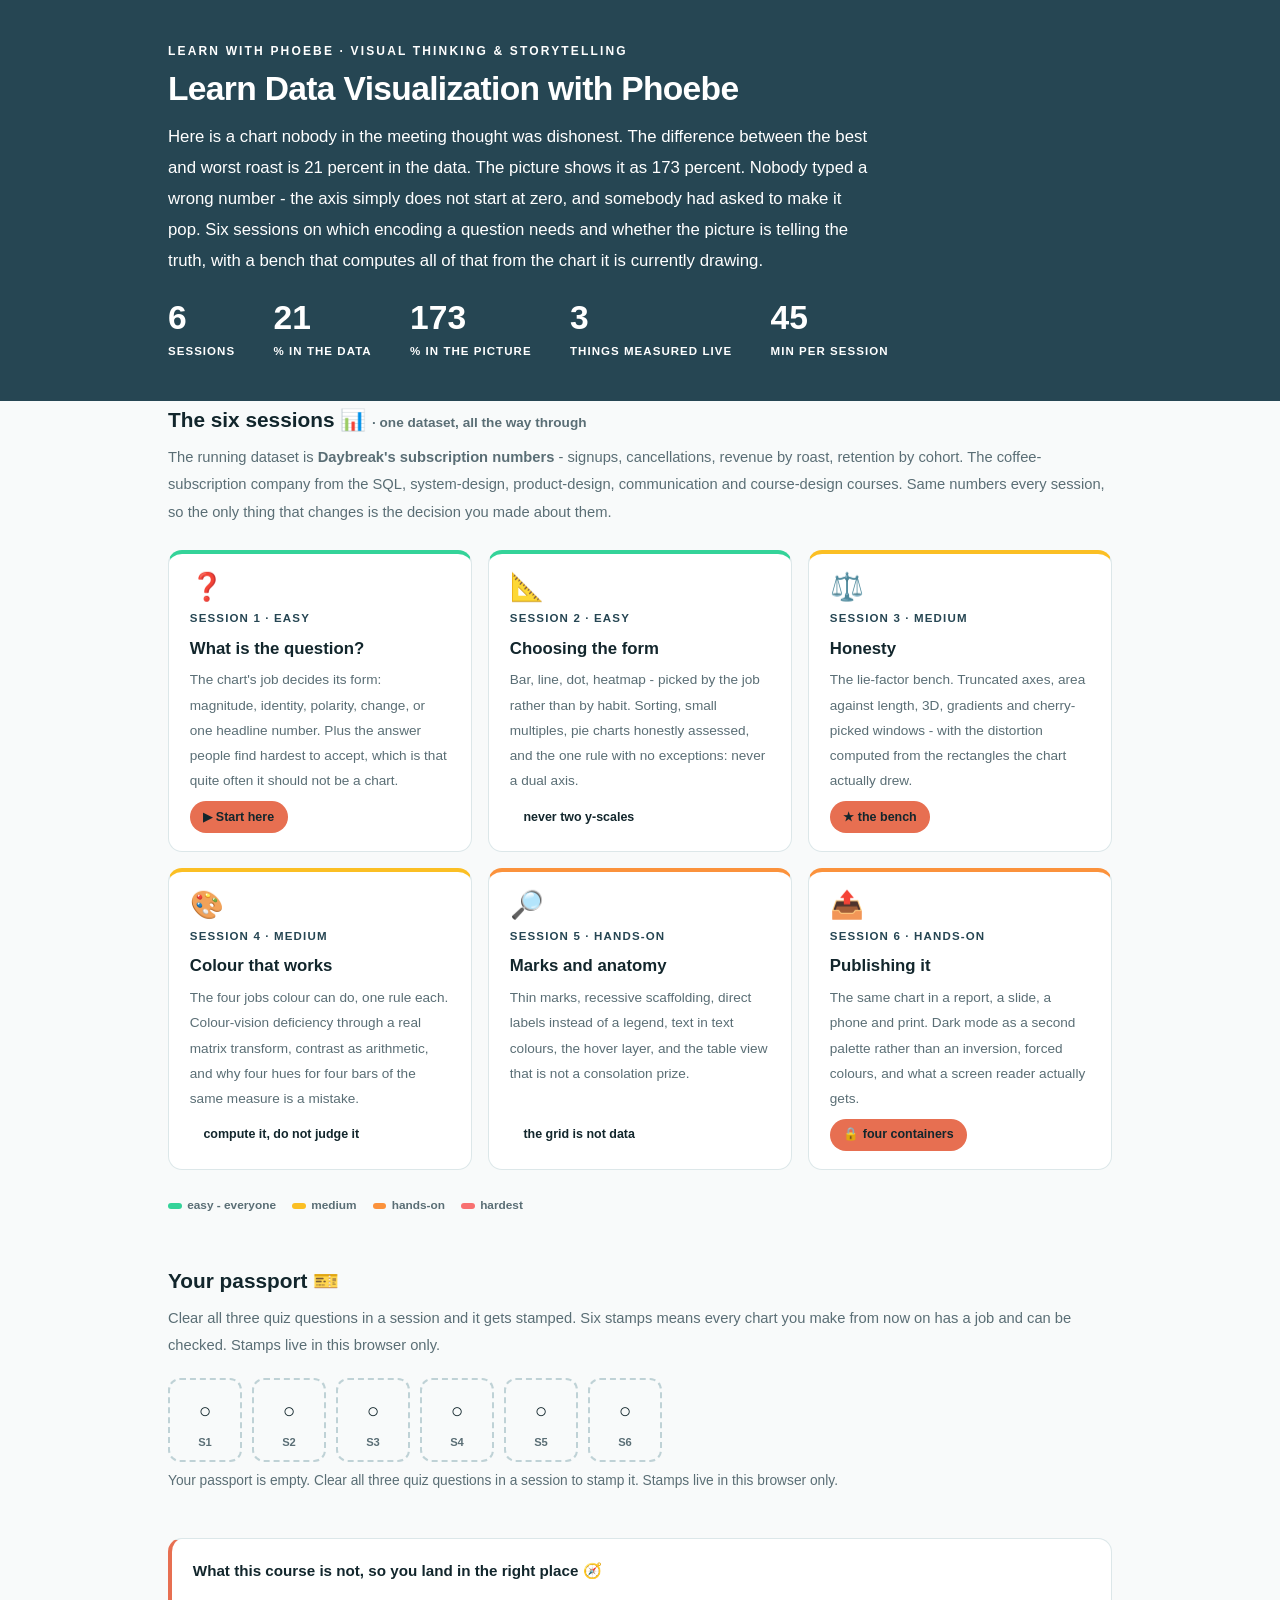
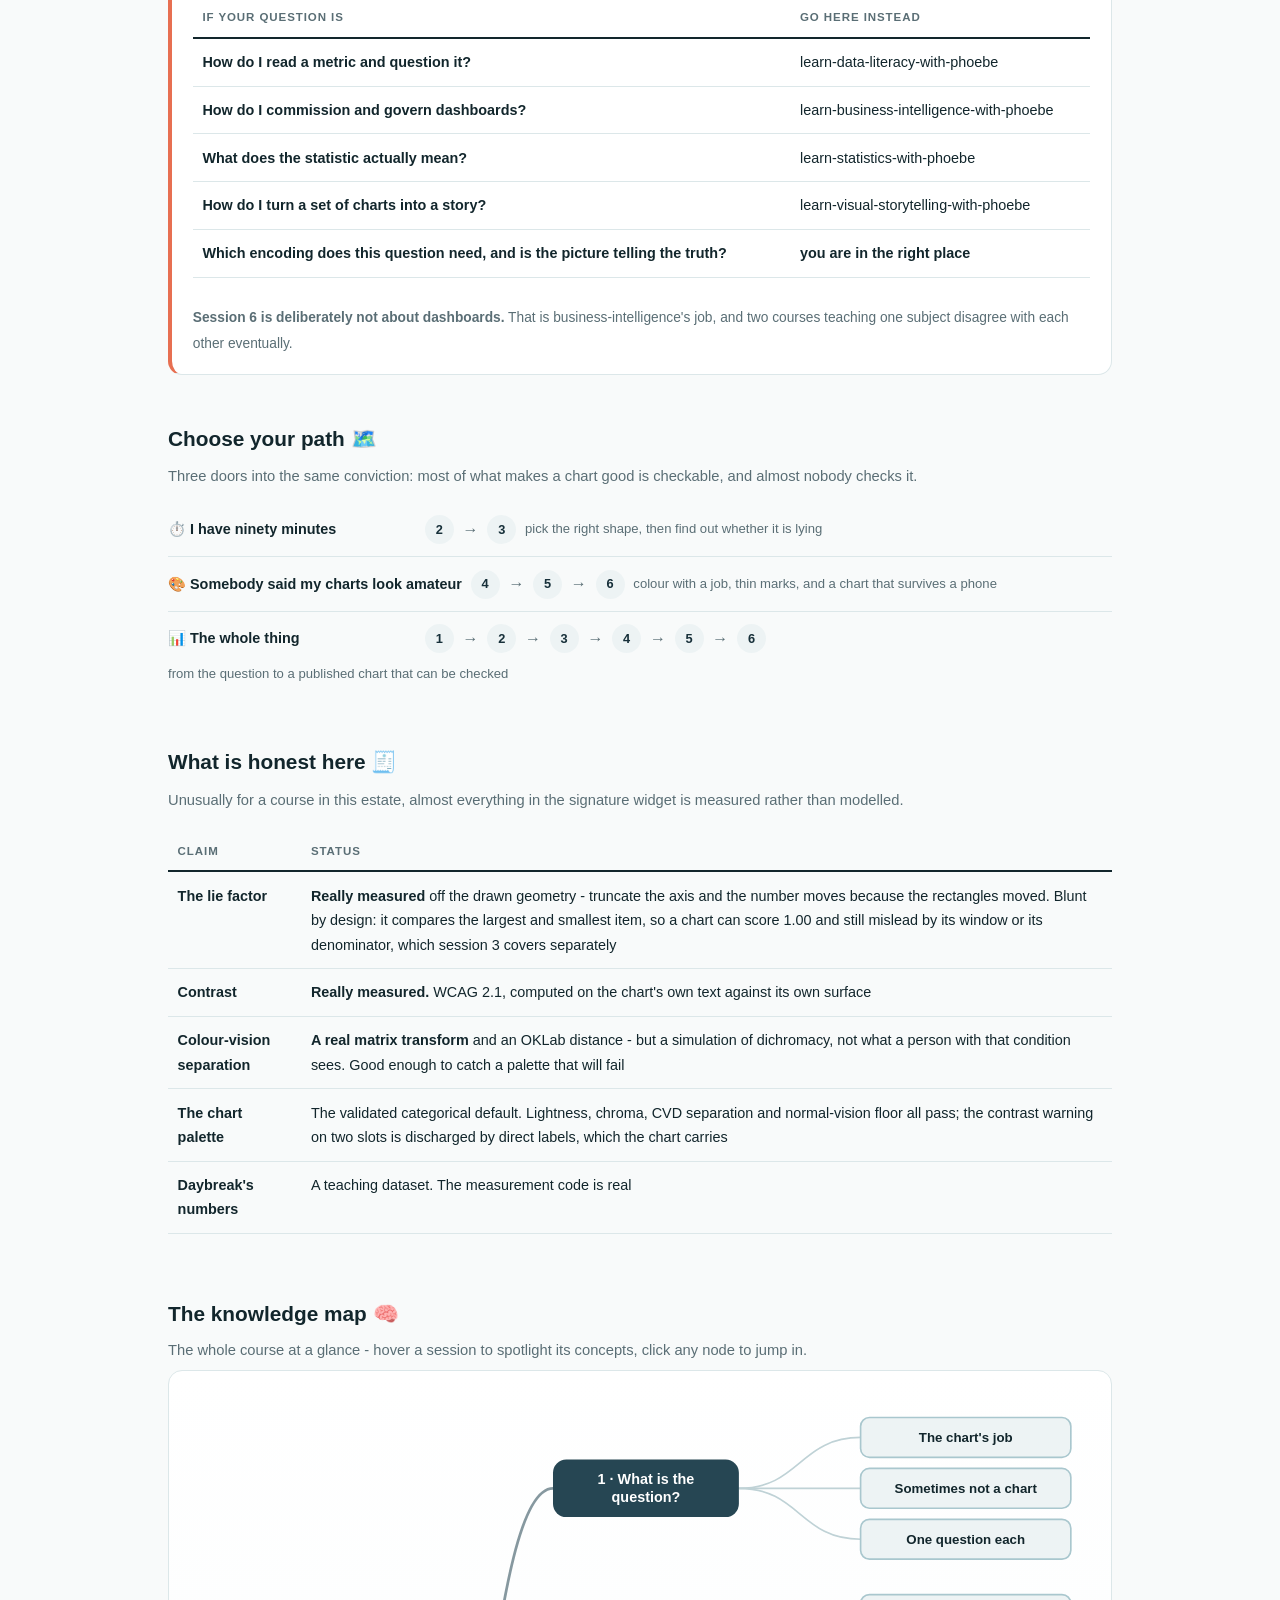
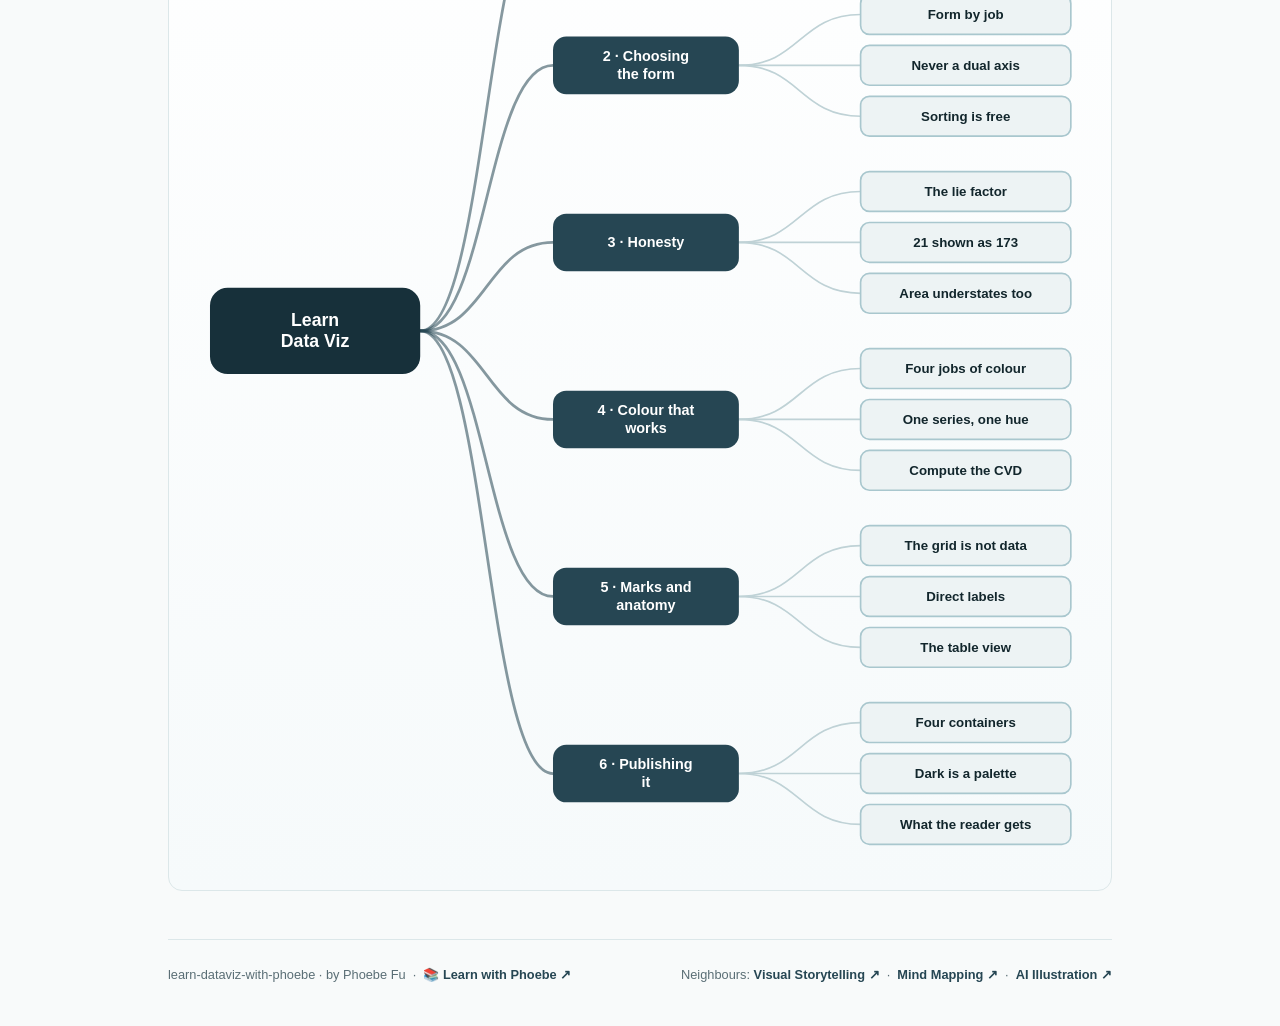
<file: index.html>
<!DOCTYPE html>
<html lang="en">
<head>
<meta charset="UTF-8">
<meta name="viewport" content="width=device-width, initial-scale=1.0">
<!-- social:start -->
<meta name="description" content="Six sessions, one dataset. Which encoding the question needs, and whether the picture tells the truth - with a bench that computes the lie factor from the chart's own geometry, the contrast from its own colours, and colour-vision separation through a real matrix transform. Free, by Phoebe Fu.">
<meta property="og:type" content="website">
<meta property="og:site_name" content="Learn with Phoebe">
<meta property="og:title" content="Learn Data Visualization with Phoebe">
<meta property="og:description" content="A 21 percent difference, shown as 173 percent, by a chart nobody thought was dishonest. Six sessions on encoding and truth.">
<meta property="og:url" content="https://phoebefu6.github.io/learn-dataviz-with-phoebe/">
<meta property="og:image" content="https://phoebefu6.github.io/learn-dataviz-with-phoebe/assets/og-cover.png">
<meta property="og:image:width" content="1200">
<meta property="og:image:height" content="630">
<meta name="twitter:card" content="summary_large_image">
<meta name="twitter:title" content="Learn Data Visualization with Phoebe">
<meta name="twitter:description" content="Six sessions on encoding and truth, with a bench that measures the chart it is drawing.">
<meta name="twitter:image" content="https://phoebefu6.github.io/learn-dataviz-with-phoebe/assets/og-cover.png">
<!-- social:end -->
<title>Learn Data Visualization with Phoebe</title>
<link rel="stylesheet" href="assets/style.css?v=25">
<style>

  .stats-row { display: flex; gap: 2.4rem; margin-top: 1.5rem; flex-wrap: wrap; }
  .stat b { display: block; font-size: 2.1rem; font-weight: 800; line-height: 1.05; font-variant-numeric: tabular-nums; }
  .stat span { font-size: .72rem; opacity: 1; text-transform: uppercase; letter-spacing: .09em; font-weight: 600; }

  .course-grid { display: grid; grid-template-columns: repeat(auto-fit, minmax(17rem, 1fr)); gap: 1rem; margin-top: 1.5rem; }
  .course-card {
    border: 1px solid var(--hairline);
    border-top: 4px solid var(--diff, var(--indigo));
    border-radius: var(--radius);
    padding: 1.2rem 1.3rem 1.1rem;
    display: flex;
    flex-direction: column;
    gap: .5rem;
    text-decoration: none;
    color: var(--ink);
    background: #fff;
    transition: box-shadow .15s ease, border-color .15s ease, transform .15s ease;
    position: relative;
  }
  .course-card:hover { border-color: var(--indigo-soft); border-top-color: var(--diff, var(--indigo)); box-shadow: 0 8px 28px rgba(38,70,83,.14); transform: translateY(-3px); }
  .course-card .cicon { font-size: 1.7rem; line-height: 1; }
  .course-card .cnum { font-size: .72rem; font-weight: 700; color: var(--indigo); text-transform: uppercase; letter-spacing: .1em; }
  .course-card h3 { font-size: 1.05rem; font-weight: 800; line-height: 1.3; }
  .course-card p { font-size: .85rem; color: var(--muted); flex: 1; }
  .course-card .meta { display: flex; gap: .4rem; flex-wrap: wrap; }

  .diff-legend { display: flex; gap: 1rem; margin-top: 1.6rem; font-size: .74rem; color: var(--muted); font-weight: 600; flex-wrap: wrap; }
  .diff-legend i { display: inline-block; width: .85rem; height: .35rem; border-radius: 999px; margin-right: .35rem; vertical-align: middle; }

  .paths { margin-top: 2.6rem; }
  .paths h2 { font-size: 1.3rem; font-weight: 800; margin-bottom: .3rem; }
  .paths .plede { color: var(--muted); font-size: .92rem; margin-bottom: .8rem; }
  .path { display: flex; gap: .55rem; align-items: center; padding: .75rem 0; border-bottom: .5px solid var(--hairline); flex-wrap: wrap; }
  .path:last-child { border-bottom: none; }
  .path b { min-width: 15.5rem; font-size: .9rem; }
  .path .pstep { background: var(--indigo-50); color: var(--indigo-deep); border-radius: 999px; padding: .16rem .68rem; font-weight: 700; font-size: .8rem; text-decoration: none; transition: all .12s ease; }
  .path .pstep:hover { background: var(--indigo); color: #fff; }
  .path .parr { color: var(--muted); font-weight: 700; }

  .mm-section { margin-top: 1.6rem; }
  .mm-section h2 { font-size: 1.3rem; font-weight: 800; margin-bottom: .2rem; }
  .mm-section .mm-lede { color: var(--muted); font-size: .92rem; margin-bottom: .4rem; }
  .mm-wrap { border: 1px solid var(--hairline); border-radius: var(--radius); background: linear-gradient(180deg,#fff,#F6FAFB); padding: .6rem; overflow-x: auto; }
  .mm-svg { width: 100%; height: auto; display: block; max-width: 60rem; margin: 0 auto; min-width: 34rem; }
  .mm-link { cursor: pointer; text-decoration: none; }
  .mm-node rect { transition: opacity .15s ease, filter .15s ease; }
  .mm-node text { pointer-events: none; }
  .mm-link:hover .mm-node rect { filter: brightness(1.06); }
  .mm-edge { transition: opacity .15s ease; }

  .not-this { border: 1px solid var(--hairline); border-left: 4px solid var(--amber); border-radius: var(--radius); background: #fff; padding: 1.1rem 1.3rem; margin-top: 1.2rem; }
  .not-this h3 { font-size: .95rem; font-weight: 800; margin-bottom: .5rem; }
</style>
</head>
<body>

<header class="masthead">
  <div class="wrap">
    <div class="eyebrow">Learn with Phoebe · Visual Thinking &amp; Storytelling</div>
    <h1>Learn <span class="accent">Data Visualization</span> with Phoebe</h1>
    <p class="sub">Here is a chart nobody in the meeting thought was dishonest. The difference between the best and worst roast is 21 percent in the data. The picture shows it as 173 percent. Nobody typed a wrong number - the axis simply does not start at zero, and somebody had asked to make it pop. Six sessions on which encoding a question needs and whether the picture is telling the truth, with a bench that computes all of that from the chart it is currently drawing.</p>
    <div class="stats-row">
      <div class="stat"><b data-count="6">6</b><span>sessions</span></div>
      <div class="stat"><b data-count="21">21</b><span>% in the data</span></div>
      <div class="stat"><b data-count="173">173</b><span>% in the picture</span></div>
      <div class="stat"><b data-count="3">3</b><span>things measured live</span></div>
      <div class="stat"><b data-count="45">45</b><span>min per session</span></div>
    </div>
  </div>
</header>

<main class="wrap">

  <section class="section">
    <div class="paths" style="margin-top:0">
      <h2>The six sessions 📊 <span style="font-size:.85rem;font-weight:600;color:var(--muted)">· one dataset, all the way through</span></h2>
      <p class="plede">The running dataset is <strong>Daybreak's subscription numbers</strong> - signups, cancellations, revenue by roast, retention by cohort. The coffee-subscription company from the SQL, system-design, product-design, communication and course-design courses. Same numbers every session, so the only thing that changes is the decision you made about them.</p>
    </div>

    <div class="course-grid">
      <a class="course-card" href="courses/01-what-is-the-question.html" style="--diff:#34D399">
        <span class="cicon">❓</span>
        <span class="cnum">Session 1 · easy</span>
        <h3>What is the question?</h3>
        <p>The chart's job decides its form: magnitude, identity, polarity, change, or one headline number. Plus the answer people find hardest to accept, which is that quite often it should not be a chart.</p>
        <span class="meta"><span class="pill amber">▶ Start here</span></span>
      </a>
      <a class="course-card" href="courses/02-choosing-the-form.html" style="--diff:#34D399">
        <span class="cicon">📐</span>
        <span class="cnum">Session 2 · easy</span>
        <h3>Choosing the form</h3>
        <p>Bar, line, dot, heatmap - picked by the job rather than by habit. Sorting, small multiples, pie charts honestly assessed, and the one rule with no exceptions: never a dual axis.</p>
        <span class="meta"><span class="pill">never two y-scales</span></span>
      </a>
      <a class="course-card" href="courses/03-honesty.html" style="--diff:#FBBF24">
        <span class="cicon">⚖️</span>
        <span class="cnum">Session 3 · medium</span>
        <h3>Honesty</h3>
        <p>The lie-factor bench. Truncated axes, area against length, 3D, gradients and cherry-picked windows - with the distortion computed from the rectangles the chart actually drew.</p>
        <span class="meta"><span class="pill amber">★ the bench</span></span>
      </a>
      <a class="course-card" href="courses/04-colour-that-works.html" style="--diff:#FBBF24">
        <span class="cicon">🎨</span>
        <span class="cnum">Session 4 · medium</span>
        <h3>Colour that works</h3>
        <p>The four jobs colour can do, one rule each. Colour-vision deficiency through a real matrix transform, contrast as arithmetic, and why four hues for four bars of the same measure is a mistake.</p>
        <span class="meta"><span class="pill">compute it, do not judge it</span></span>
      </a>
      <a class="course-card" href="courses/05-marks-and-anatomy.html" style="--diff:#FB923C">
        <span class="cicon">🔎</span>
        <span class="cnum">Session 5 · hands-on</span>
        <h3>Marks and anatomy</h3>
        <p>Thin marks, recessive scaffolding, direct labels instead of a legend, text in text colours, the hover layer, and the table view that is not a consolation prize.</p>
        <span class="meta"><span class="pill">the grid is not data</span></span>
      </a>
      <a class="course-card" href="courses/06-publishing-it.html" style="--diff:#FB923C">
        <span class="cicon">📤</span>
        <span class="cnum">Session 6 · hands-on</span>
        <h3>Publishing it</h3>
        <p>The same chart in a report, a slide, a phone and print. Dark mode as a second palette rather than an inversion, forced colours, and what a screen reader actually gets.</p>
        <span class="meta"><span class="pill amber">🔒 four containers</span></span>
      </a>
    </div>

    <div class="diff-legend">
      <span><i style="background:#34D399"></i>easy - everyone</span>
      <span><i style="background:#FBBF24"></i>medium</span>
      <span><i style="background:#FB923C"></i>hands-on</span>
      <span><i style="background:#F87171"></i>hardest</span>
    </div>
  </section>

  <section class="section">
    <div class="paths" style="margin-top:0">
      <h2>Your passport 🎫</h2>
      <p class="plede">Clear all three quiz questions in a session and it gets stamped. Six stamps means every chart you make from now on has a job and can be checked. Stamps live in this browser only.</p>
    </div>
    <div class="pp-strip"></div>
  </section>

  <section class="section">
    <div class="not-this">
      <h3>What this course is not, so you land in the right place 🧭</h3>
      <table class="clean">
        <tr><th>If your question is</th><th>Go here instead</th></tr>
        <tr><td>How do I read a metric and question it?</td><td><span class="mono">learn-data-literacy-with-phoebe</span></td></tr>
        <tr><td>How do I commission and govern dashboards?</td><td><span class="mono">learn-business-intelligence-with-phoebe</span></td></tr>
        <tr><td>What does the statistic actually mean?</td><td><span class="mono">learn-statistics-with-phoebe</span></td></tr>
        <tr><td>How do I turn a set of charts into a story?</td><td><span class="mono">learn-visual-storytelling-with-phoebe</span></td></tr>
        <tr><td><strong>Which encoding does this question need, and is the picture telling the truth?</strong></td><td><strong>you are in the right place</strong></td></tr>
      </table>
      <p style="margin-top:.7rem;font-size:.86rem;color:var(--muted)"><strong>Session 6 is deliberately not about dashboards.</strong> That is business-intelligence's job, and two courses teaching one subject disagree with each other eventually.</p>
    </div>
  </section>

  <section class="section">
    <div class="paths">
      <h2>Choose your path 🗺️</h2>
      <p class="plede">Three doors into the same conviction: most of what makes a chart good is checkable, and almost nobody checks it.</p>
      <div class="path"><b>⏱️ I have ninety minutes</b>
        <a class="pstep" href="courses/02-choosing-the-form.html">2</a><span class="parr">→</span>
        <a class="pstep" href="courses/03-honesty.html">3</a>
        <span style="font-size:.82rem;color:var(--muted)">pick the right shape, then find out whether it is lying</span>
      </div>
      <div class="path"><b>🎨 Somebody said my charts look amateur</b>
        <a class="pstep" href="courses/04-colour-that-works.html">4</a><span class="parr">→</span>
        <a class="pstep" href="courses/05-marks-and-anatomy.html">5</a><span class="parr">→</span>
        <a class="pstep" href="courses/06-publishing-it.html">6</a>
        <span style="font-size:.82rem;color:var(--muted)">colour with a job, thin marks, and a chart that survives a phone</span>
      </div>
      <div class="path"><b>📊 The whole thing</b>
        <a class="pstep" href="courses/01-what-is-the-question.html">1</a><span class="parr">→</span>
        <a class="pstep" href="courses/02-choosing-the-form.html">2</a><span class="parr">→</span>
        <a class="pstep" href="courses/03-honesty.html">3</a><span class="parr">→</span>
        <a class="pstep" href="courses/04-colour-that-works.html">4</a><span class="parr">→</span>
        <a class="pstep" href="courses/05-marks-and-anatomy.html">5</a><span class="parr">→</span>
        <a class="pstep" href="courses/06-publishing-it.html">6</a>
        <span style="font-size:.82rem;color:var(--muted)">from the question to a published chart that can be checked</span>
      </div>
    </div>
  </section>

  <section class="section">
    <div class="paths" style="margin-top:0">
      <h2>What is honest here 🧾</h2>
      <p class="plede">Unusually for a course in this estate, almost everything in the signature widget is measured rather than modelled.</p>
    </div>
    <table class="clean">
      <tr><th>Claim</th><th>Status</th></tr>
      <tr><td>The lie factor</td><td><strong>Really measured</strong> off the drawn geometry - truncate the axis and the number moves because the rectangles moved. Blunt by design: it compares the largest and smallest item, so a chart can score 1.00 and still mislead by its window or its denominator, which session 3 covers separately</td></tr>
      <tr><td>Contrast</td><td><strong>Really measured.</strong> WCAG 2.1, computed on the chart's own text against its own surface</td></tr>
      <tr><td>Colour-vision separation</td><td><strong>A real matrix transform</strong> and an OKLab distance - but a simulation of dichromacy, not what a person with that condition sees. Good enough to catch a palette that will fail</td></tr>
      <tr><td>The chart palette</td><td>The validated categorical default. Lightness, chroma, CVD separation and normal-vision floor all pass; the contrast warning on two slots is discharged by direct labels, which the chart carries</td></tr>
      <tr><td>Daybreak's numbers</td><td>A teaching dataset. The measurement code is real</td></tr>
    </table>
  </section>

  <section class="section mm-section">
    <h2>The knowledge map 🧠</h2>
    <p class="mm-lede">The whole course at a glance - hover a session to spotlight its concepts, click any node to jump in.</p>
    <div class="mm-wrap"><div id="mindmap"></div></div>
  </section>

  <footer class="pagefoot">
    <span>learn-dataviz-with-phoebe · by Phoebe Fu &nbsp;·&nbsp; 📚 <a href="https://phoebefu6.github.io/learn-with-phoebe/">Learn with Phoebe ↗</a></span>
    <span>Neighbours: <a href="https://phoebefu6.github.io/learn-visual-storytelling-with-phoebe/">Visual Storytelling ↗</a> &nbsp;·&nbsp; <a href="https://phoebefu6.github.io/learn-mind-mapping-with-phoebe/">Mind Mapping ↗</a> &nbsp;·&nbsp; <a href="https://phoebefu6.github.io/learn-ai-illustration-with-phoebe/">AI Illustration ↗</a></span>
  </footer>

</main>

<script>
window.MINDMAP_DATA = {
  title: "Learn\nData Viz",
  centerColor: "#17303A",
  sessions: [
    { label: "What is the\nquestion?", href: "courses/01-what-is-the-question.html", color: "#34D399",
      concepts: [
        { label: "The chart's job", href: "courses/01-what-is-the-question.html" },
        { label: "Sometimes not a chart", href: "courses/01-what-is-the-question.html" },
        { label: "One question each", href: "courses/01-what-is-the-question.html" } ] },
    { label: "Choosing\nthe form", href: "courses/02-choosing-the-form.html", color: "#34D399",
      concepts: [
        { label: "Form by job", href: "courses/02-choosing-the-form.html" },
        { label: "Never a dual axis", href: "courses/02-choosing-the-form.html" },
        { label: "Sorting is free", href: "courses/02-choosing-the-form.html" } ] },
    { label: "Honesty", href: "courses/03-honesty.html", color: "#FBBF24",
      concepts: [
        { label: "The lie factor", href: "courses/03-honesty.html" },
        { label: "21 shown as 173", href: "courses/03-honesty.html" },
        { label: "Area understates too", href: "courses/03-honesty.html" } ] },
    { label: "Colour that\nworks", href: "courses/04-colour-that-works.html", color: "#FBBF24",
      concepts: [
        { label: "Four jobs of colour", href: "courses/04-colour-that-works.html" },
        { label: "One series, one hue", href: "courses/04-colour-that-works.html" },
        { label: "Compute the CVD", href: "courses/04-colour-that-works.html" } ] },
    { label: "Marks and\nanatomy", href: "courses/05-marks-and-anatomy.html", color: "#FB923C",
      concepts: [
        { label: "The grid is not data", href: "courses/05-marks-and-anatomy.html" },
        { label: "Direct labels", href: "courses/05-marks-and-anatomy.html" },
        { label: "The table view", href: "courses/05-marks-and-anatomy.html" } ] },
    { label: "Publishing\nit", href: "courses/06-publishing-it.html", color: "#FB923C",
      concepts: [
        { label: "Four containers", href: "courses/06-publishing-it.html" },
        { label: "Dark is a palette", href: "courses/06-publishing-it.html" },
        { label: "What the reader gets", href: "courses/06-publishing-it.html" } ] }
  ]
};
</script>
<script src="assets/mindmap.js?v=3"></script>
<script src="assets/app.js?v=22"></script>
</body>
</html>
</file>
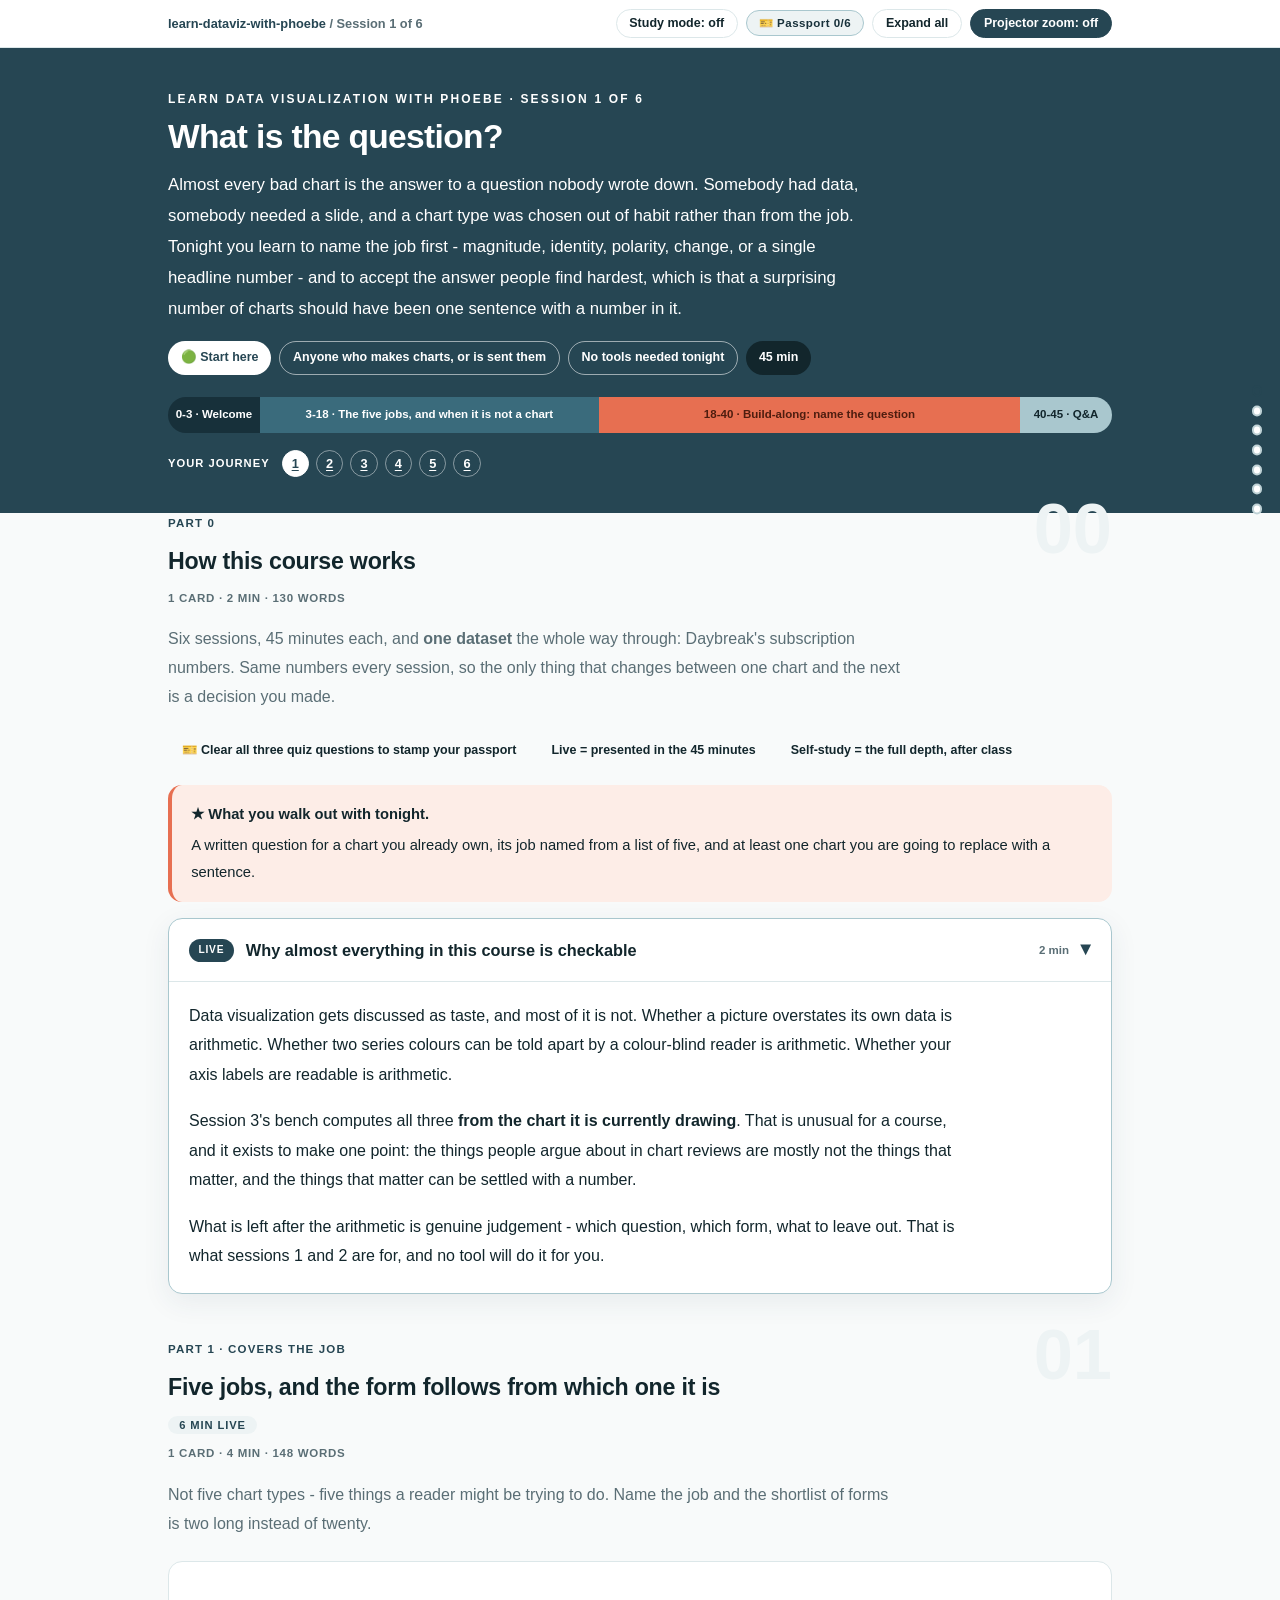
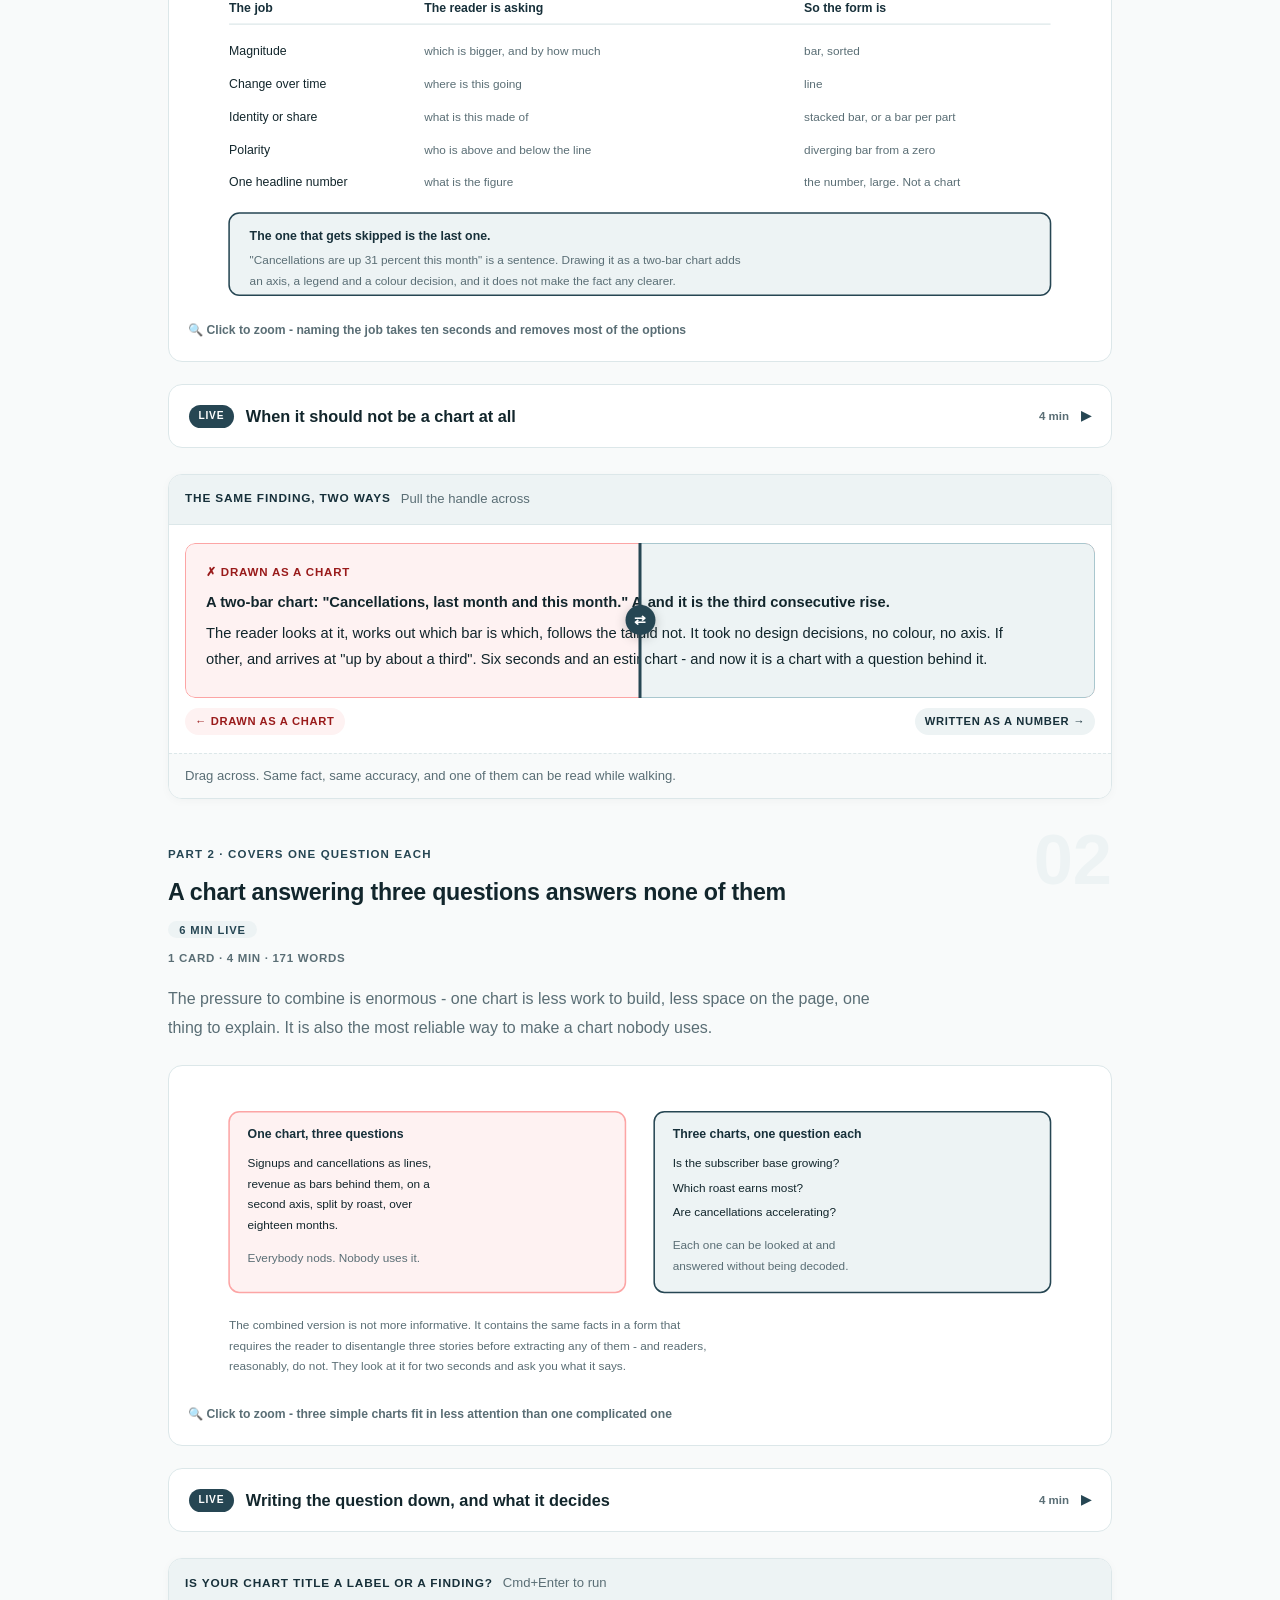
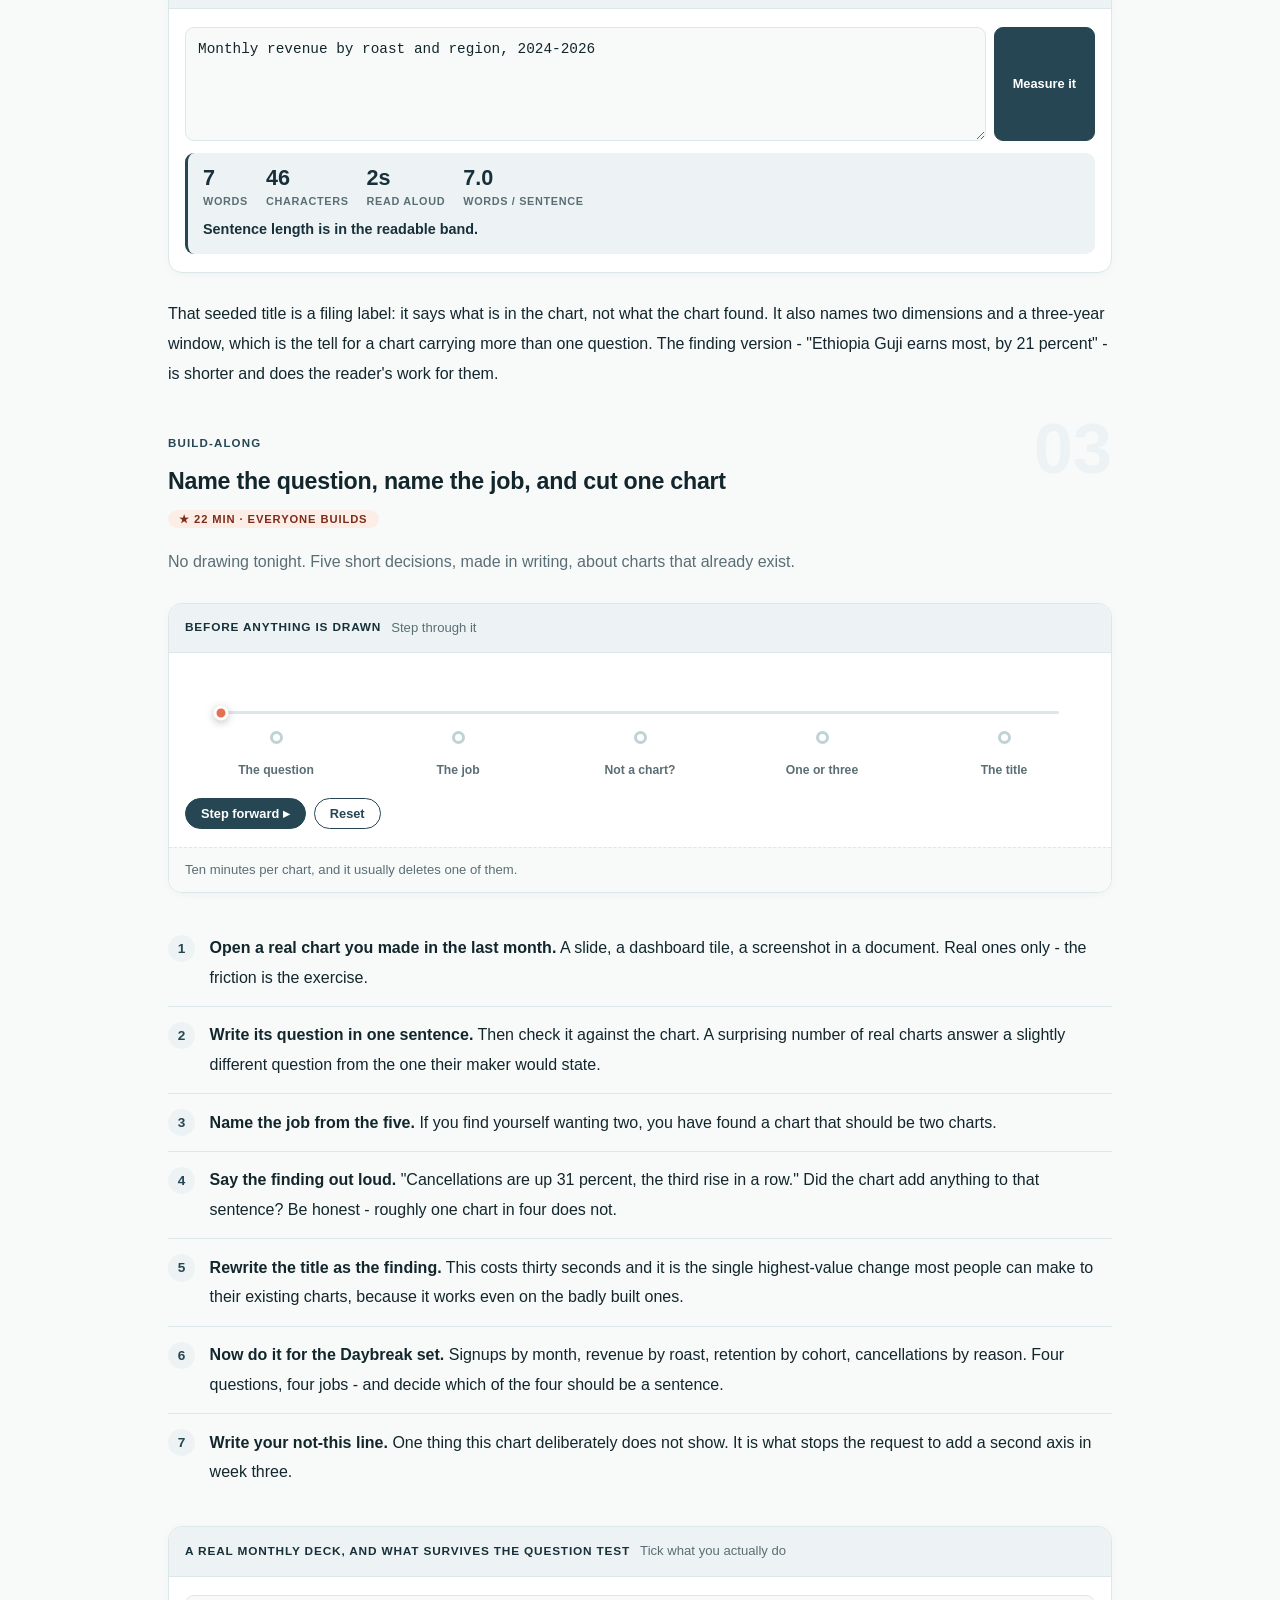
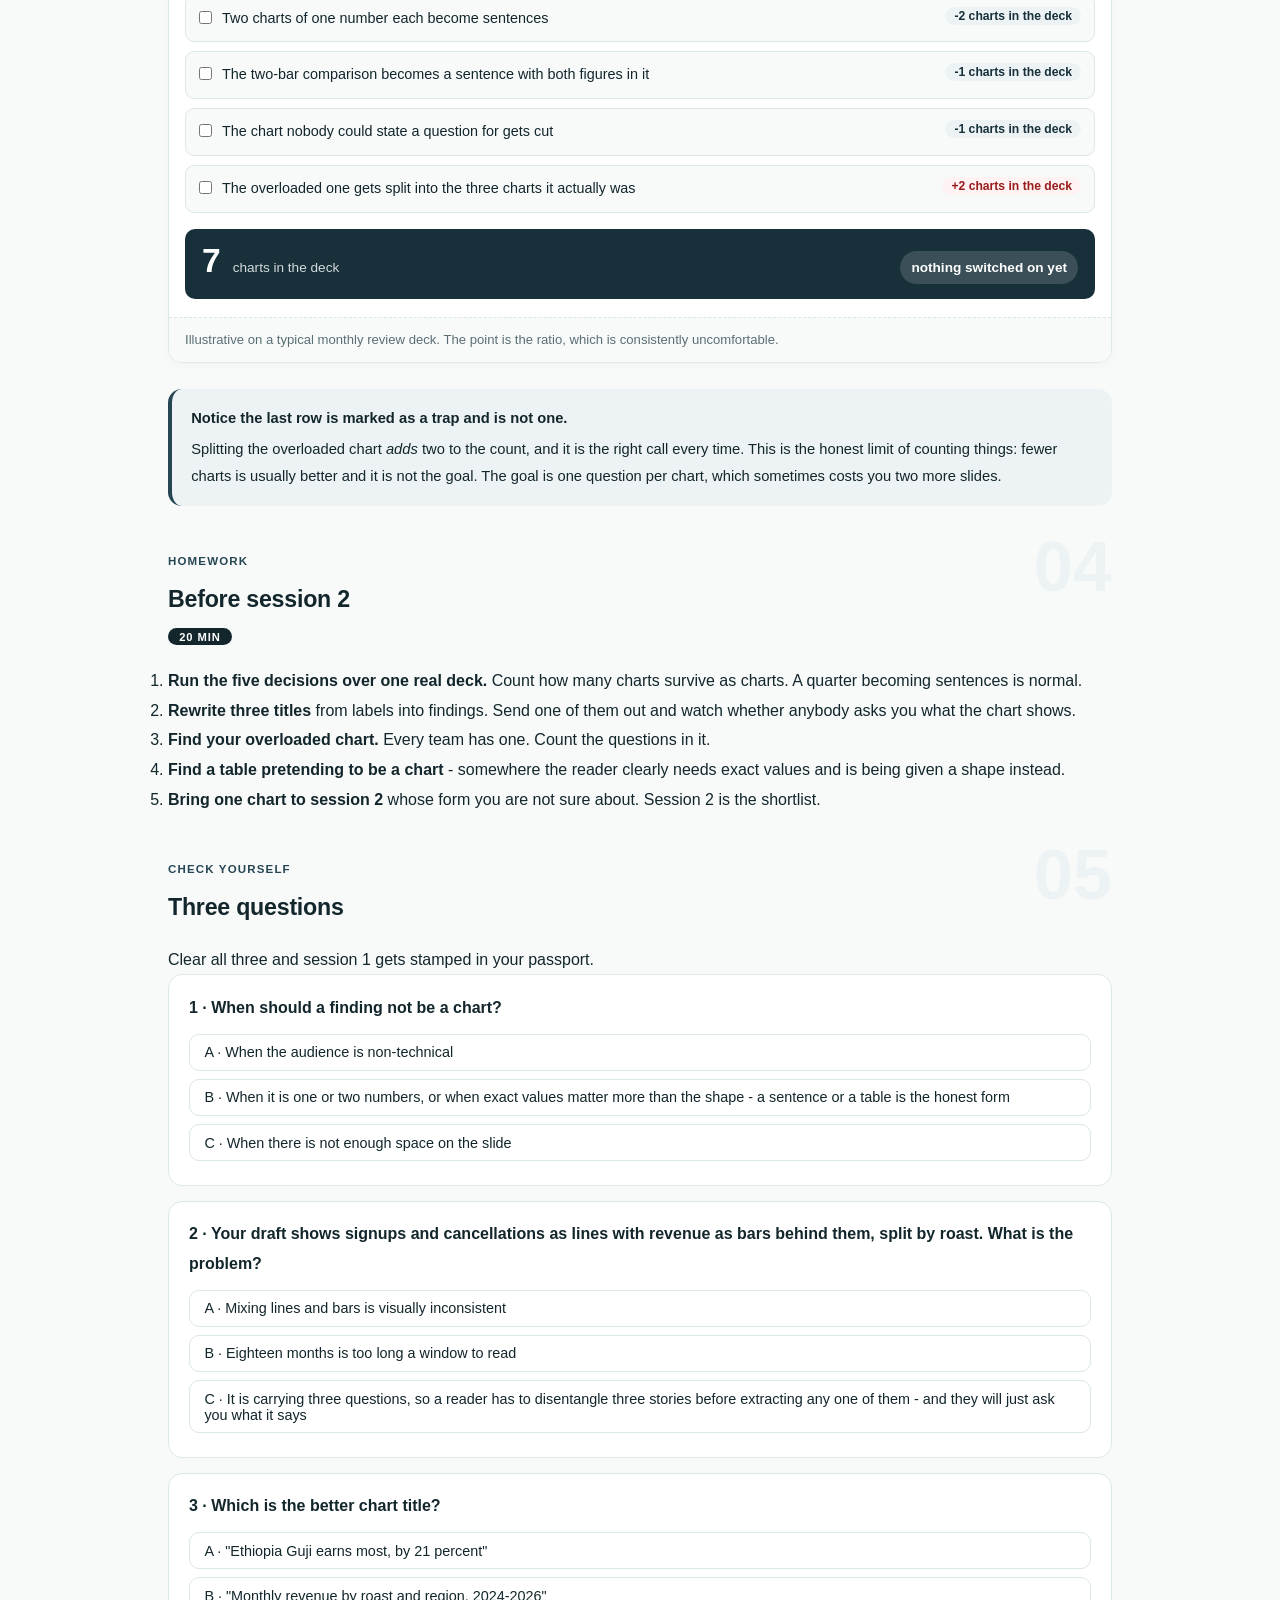
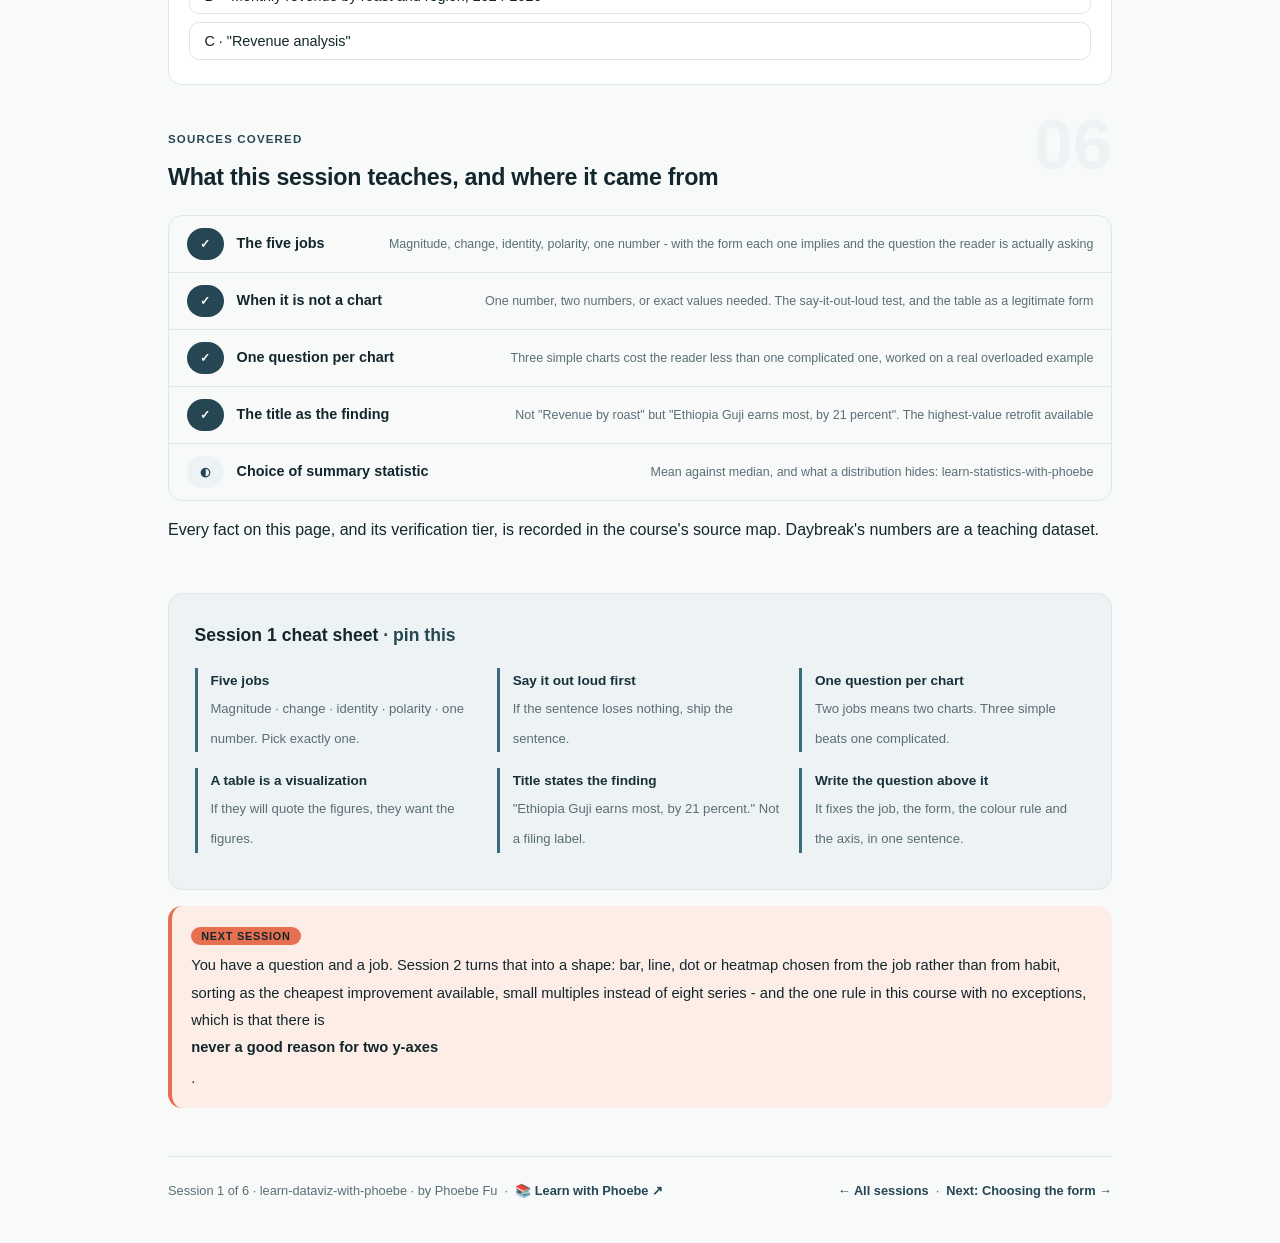
<file: courses/01-what-is-the-question.html>
<!DOCTYPE html>
<html lang="en">
<head>
<meta charset="UTF-8">
<meta name="viewport" content="width=device-width, initial-scale=1.0">
<!-- social:start -->
<meta name="description" content="Session 1 of 6. The chart's job decides its form: magnitude, identity, polarity, change, or one headline number. Plus the answer people find hardest to accept, which is that quite often it should not be a chart.">
<meta property="og:type" content="article">
<meta property="og:site_name" content="Learn with Phoebe">
<meta property="og:title" content="What is the question? - learn dataviz with phoebe">
<meta property="og:description" content="Session 1 of 6. A chart answering three questions answers none of them.">
<meta property="og:url" content="https://phoebefu6.github.io/learn-dataviz-with-phoebe/courses/01-what-is-the-question.html">
<meta property="og:image" content="https://phoebefu6.github.io/learn-dataviz-with-phoebe/assets/og-cover.png">
<meta property="og:image:width" content="1200">
<meta property="og:image:height" content="630">
<meta name="twitter:card" content="summary_large_image">
<meta name="twitter:title" content="What is the question? - learn dataviz with phoebe">
<meta name="twitter:description" content="Session 1 of 6. The job decides the form, and sometimes it is not a chart.">
<meta name="twitter:image" content="https://phoebefu6.github.io/learn-dataviz-with-phoebe/assets/og-cover.png">
<!-- social:end -->
<title>Session 1 · What is the question? - learn dataviz with phoebe</title>
<link rel="stylesheet" href="../assets/style.css?v=24">
</head>
<body>

<div class="toolbar">
  <div class="wrap">
    <span class="crumb"><a href="../index.html">learn-dataviz-with-phoebe</a> / Session 1 of 6</span>
    <button class="btn" id="toggle-all" type="button">Expand all</button>
    <button class="btn primary" id="zoom-toggle" type="button">Projector zoom: off</button>
  </div>
</div>

<header class="masthead">
  <div class="wrap">
    <div class="eyebrow">Learn Data Visualization with Phoebe · Session 1 of 6</div>
    <h1>What is the <span class="accent">question?</span></h1>
    <p class="sub">Almost every bad chart is the answer to a question nobody wrote down. Somebody had data, somebody needed a slide, and a chart type was chosen out of habit rather than from the job. Tonight you learn to name the job first - magnitude, identity, polarity, change, or a single headline number - and to accept the answer people find hardest, which is that a surprising number of charts should have been one sentence with a number in it.</p>
    <div class="chip-row">
      <span class="chip level">🟢 Start here</span>
      <span class="chip audience">Anyone who makes charts, or is sent them</span>
      <span class="chip audience">No tools needed tonight</span>
      <span class="chip time">45 min</span>
    </div>
    <div class="agenda">
      <span class="a1" style="flex:1">0-3 · Welcome</span>
      <span class="a2" style="flex:4">3-18 · The five jobs, and when it is not a chart</span>
      <span class="a3" style="flex:5">18-40 · Build-along: name the question</span>
      <span class="a4" style="flex:1">40-45 · Q&amp;A</span>
    </div>
  </div>
</header>

<main class="wrap">

  <!-- ============ INTRO ============ -->
  <section class="section" id="intro">
    <div class="section-kicker">
      <span class="klabel">Part 0</span>
      <h2>How this course works</h2>
    </div>
    <p class="lede">Six sessions, 45 minutes each, and <strong>one dataset</strong> the whole way through: Daybreak's subscription numbers. Same numbers every session, so the only thing that changes between one chart and the next is a decision you made.</p>

    <div class="legend">
      <span class="pill">🎫 Clear all three quiz questions to stamp your passport</span>
      <span class="pill">Live = presented in the 45 minutes</span>
      <span class="pill">Self-study = the full depth, after class</span>
    </div>

    <div class="callout win">
      <p><strong>★ What you walk out with tonight.</strong> A written question for a chart you already own, its job named from a list of five, and at least one chart you are going to replace with a sentence.</p>
    </div>

    <details class="card" open>
      <summary><span class="mode live">Live</span>Why almost everything in this course is checkable<span class="mini">2 min</span><span class="caret">▶</span></summary>
      <div class="body">
        <p>Data visualization gets discussed as taste, and most of it is not. Whether a picture overstates its own data is arithmetic. Whether two series colours can be told apart by a colour-blind reader is arithmetic. Whether your axis labels are readable is arithmetic.</p>
        <p>Session 3's bench computes all three <strong>from the chart it is currently drawing</strong>. That is unusual for a course, and it exists to make one point: the things people argue about in chart reviews are mostly not the things that matter, and the things that matter can be settled with a number.</p>
        <p>What is left after the arithmetic is genuine judgement - which question, which form, what to leave out. That is what sessions 1 and 2 are for, and no tool will do it for you.</p>
      </div>
    </details>
  </section>

  <!-- ============ PART 1 ============ -->
  <section class="section" id="part-1">
    <div class="section-kicker">
      <span class="klabel">Part 1 · covers the job</span>
      <h2>Five jobs, and the form follows from which one it is</h2>
      <span class="tag concept">6 min live</span>
    </div>
    <p class="lede">Not five chart types - five things a reader might be trying to do. Name the job and the shortlist of forms is two long instead of twenty.</p>

    <figure class="zoomable">
      <svg viewBox="0 0 880 320" xmlns="http://www.w3.org/2000/svg" role="img" aria-label="Five jobs a chart can do, with the question each one answers and the forms that suit it">
        <style>
          .v1jH { font: 800 12px Inter, sans-serif; fill: #17303A; }
          .v1jB { font: 400 12px Inter, sans-serif; fill: #12262C; }
          .v1jN { font: 400 11.5px Inter, sans-serif; fill: #5A6E75; }
        </style>
        <text class="v1jH" x="40" y="30">The job</text>
        <text class="v1jH" x="230" y="30">The reader is asking</text>
        <text class="v1jH" x="600" y="30">So the form is</text>
        <line x1="40" y1="42" x2="840" y2="42" stroke="#DCE7E9"/>

        <text class="v1jB" x="40" y="72">Magnitude</text>
        <text class="v1jN" x="230" y="72">which is bigger, and by how much</text>
        <text class="v1jN" x="600" y="72">bar, sorted</text>

        <text class="v1jB" x="40" y="104">Change over time</text>
        <text class="v1jN" x="230" y="104">where is this going</text>
        <text class="v1jN" x="600" y="104">line</text>

        <text class="v1jB" x="40" y="136">Identity or share</text>
        <text class="v1jN" x="230" y="136">what is this made of</text>
        <text class="v1jN" x="600" y="136">stacked bar, or a bar per part</text>

        <text class="v1jB" x="40" y="168">Polarity</text>
        <text class="v1jN" x="230" y="168">who is above and below the line</text>
        <text class="v1jN" x="600" y="168">diverging bar from a zero</text>

        <text class="v1jB" x="40" y="200">One headline number</text>
        <text class="v1jN" x="230" y="200">what is the figure</text>
        <text class="v1jN" x="600" y="200">the number, large. Not a chart</text>

        <rect x="40" y="226" width="800" height="80" rx="10" fill="#EDF3F4" stroke="#264653" stroke-width="1.5"/>
        <text class="v1jH" x="60" y="252">The one that gets skipped is the last one.</text>
        <text class="v1jN" x="60" y="276">"Cancellations are up 31 percent this month" is a sentence. Drawing it as a two-bar chart adds</text>
        <text class="v1jN" x="60" y="296">an axis, a legend and a colour decision, and it does not make the fact any clearer.</text>
      </svg>
      <figcaption>🔍 Click to zoom - naming the job takes ten seconds and removes most of the options</figcaption>
    </figure>

    <details class="card">
      <summary><span class="mode live">Live</span>When it should not be a chart at all<span class="mini">4 min</span><span class="caret">▶</span></summary>
      <div class="body">
        <p>Three situations, and all three are common:</p>
        <ul>
          <li><strong>One number.</strong> A chart of one value is a number wearing a costume. Set it large, put the comparison next to it in words, and you are done.</li>
          <li><strong>Two numbers.</strong> "Up from 310 to 406" is a sentence anybody can read at a glance. A two-bar chart makes them look at a picture in order to get back to the two numbers.</li>
          <li><strong>Exact values matter more than the shape.</strong> If the reader will be quoting the figures, they want a table. A table is a legitimate visualization and treating it as a failure is why so many reports contain charts nobody can read numbers off.</li>
        </ul>
        <div class="callout tip">
          <p>The test: <strong>can you say the finding in one sentence, and does the sentence lose anything?</strong> If it does not lose anything, ship the sentence. You will save the reader the decoding and yourself the afternoon.</p>
        </div>
      </div>
    </details>

    <div class="wipe" data-title="The same finding, two ways" data-label-a="Drawn as a chart" data-label-b="Written as a number" data-foot="Drag across. Same fact, same accuracy, and one of them can be read while walking.">
      <div class="wipe-a">
        <p><strong>A two-bar chart: "Cancellations, last month and this month." Axis from 0 to 450, two bars, a legend, a title, gridlines.</strong></p>
        <p>The reader looks at it, works out which bar is which, follows the taller one down to the axis, estimates 400-ish, does the same for the other, and arrives at "up by about a third". Six seconds and an estimate, from a chart that contained two exact numbers all along.</p>
      </div>
      <div class="wipe-b">
        <p><strong>Cancellations: 406 this month, up from 310. That is 31 percent, and it is the third consecutive rise.</strong></p>
        <p>Read at a glance, exact, and it carries a piece of context the chart did not. It took no design decisions, no colour, no axis. If somebody then asks how the rise is shaped over the year, <em>that</em> is a chart - and now it is a chart with a question behind it.</p>
      </div>
    </div>
  </section>

  <!-- ============ PART 2 ============ -->
  <section class="section" id="part-2">
    <div class="section-kicker">
      <span class="klabel">Part 2 · covers one question each</span>
      <h2>A chart answering three questions answers none of them</h2>
      <span class="tag concept">6 min live</span>
    </div>
    <p class="lede">The pressure to combine is enormous - one chart is less work to build, less space on the page, one thing to explain. It is also the most reliable way to make a chart nobody uses.</p>

    <figure class="zoomable">
      <svg viewBox="0 0 880 300" xmlns="http://www.w3.org/2000/svg" role="img" aria-label="One overloaded chart carrying three questions compared with three separate charts each answering one">
        <style>
          .v1oH { font: 800 12px Inter, sans-serif; fill: #17303A; }
          .v1oB { font: 400 11.5px Inter, sans-serif; fill: #12262C; }
          .v1oN { font: 400 11.5px Inter, sans-serif; fill: #5A6E75; }
        </style>
        <rect x="40" y="26" width="386" height="176" rx="10" fill="#FEF2F2" stroke="#FCA5A5" stroke-width="1.5"/>
        <text class="v1oH" x="58" y="52" fill="#991B1B">One chart, three questions</text>
        <text class="v1oB" x="58" y="80">Signups and cancellations as lines,</text>
        <text class="v1oB" x="58" y="100">revenue as bars behind them, on a</text>
        <text class="v1oB" x="58" y="120">second axis, split by roast, over</text>
        <text class="v1oB" x="58" y="140">eighteen months.</text>
        <text class="v1oN" x="58" y="172">Everybody nods. Nobody uses it.</text>

        <rect x="454" y="26" width="386" height="176" rx="10" fill="#EDF3F4" stroke="#264653" stroke-width="1.5"/>
        <text class="v1oH" x="472" y="52">Three charts, one question each</text>
        <text class="v1oB" x="472" y="80">Is the subscriber base growing?</text>
        <text class="v1oB" x="472" y="104">Which roast earns most?</text>
        <text class="v1oB" x="472" y="128">Are cancellations accelerating?</text>
        <text class="v1oN" x="472" y="160">Each one can be looked at and</text>
        <text class="v1oN" x="472" y="180">answered without being decoded.</text>

        <text class="v1oN" x="40" y="238">The combined version is not more informative. It contains the same facts in a form that</text>
        <text class="v1oN" x="40" y="258">requires the reader to disentangle three stories before extracting any of them - and readers,</text>
        <text class="v1oN" x="40" y="278">reasonably, do not. They look at it for two seconds and ask you what it says.</text>
      </svg>
      <figcaption>🔍 Click to zoom - three simple charts fit in less attention than one complicated one</figcaption>
    </figure>

    <details class="card">
      <summary><span class="mode live">Live</span>Writing the question down, and what it decides<span class="mini">4 min</span><span class="caret">▶</span></summary>
      <div class="body">
        <p>One sentence, above the chart, before you build it. It is the same discipline as an objective in <span class="mono">learn-course-design-with-phoebe</span> or a problem statement in <span class="mono">learn-product-design-with-phoebe</span>, and it decides four things at once:</p>
        <table class="clean">
          <tr><th>The question</th><th>What it fixes</th></tr>
          <tr><td>"Which roast earns most in a month?"</td><td>Job: magnitude. Form: sorted bar. One series, one colour. Axis from zero</td></tr>
          <tr><td>"Is the subscriber base growing?"</td><td>Job: change. Form: line. Axis need not start at zero, and session 3 explains why that is fine here and not there</td></tr>
          <tr><td>"Which cohorts are churning fastest?"</td><td>Job: comparison across two dimensions. Form: heatmap or small multiples</td></tr>
        </table>
        <p>Notice that the third column is not a matter of preference in any of those rows. The question determined it.</p>
        <div class="callout example">
          <span class="ex-pill">The title is the question, answered</span>
          <p>Once you have written the question, the chart's title is its answer: not "Revenue by roast" but <strong>"Ethiopia Guji earns most, by 21 percent."</strong> A title that states a category is a filing label. A title that states the finding is the chart doing its job before anybody looks at it.</p>
        </div>
      </div>
    </details>

    <div class="tryrow" data-fn="wordcount" data-multiline="1" data-title="Is your chart title a label or a finding?" data-hint="Paste the title of a chart you made recently" data-seed="Monthly revenue by roast and region, 2024-2026" data-cta="Measure it"></div>

    <p>That seeded title is a filing label: it says what is in the chart, not what the chart found. It also names two dimensions and a three-year window, which is the tell for a chart carrying more than one question. The finding version - "Ethiopia Guji earns most, by 21 percent" - is shorter and does the reader's work for them.</p>
  </section>

  <!-- ============ DEMO ============ -->
  <section class="section" id="demo-1">
    <div class="section-kicker">
      <span class="klabel">Build-along</span>
      <h2>Name the question, name the job, and cut one chart</h2>
      <span class="tag demo">★ 22 min · everyone builds</span>
    </div>
    <p class="lede">No drawing tonight. Five short decisions, made in writing, about charts that already exist.</p>

    <div class="tick" data-stages="The question|The job|Not a chart?|One or three|The title" data-title="Before anything is drawn" data-foot="Ten minutes per chart, and it usually deletes one of them.">
      <p class="tick-note" data-stage="0"><b>The question.</b> One sentence, in the reader's words, that the chart exists to answer. If you cannot write it, that is the finding - you have a dataset and a slide slot, not a chart.</p>
      <p class="tick-note" data-stage="1"><b>The job.</b> Magnitude, change, identity, polarity, or one number. Pick exactly one. Two jobs means two charts.</p>
      <p class="tick-note" data-stage="2"><b>Not a chart?</b> Say the finding out loud as a sentence. If nothing is lost, ship the sentence and move on with your afternoon.</p>
      <p class="tick-note" data-stage="3"><b>One or three.</b> Count the questions your draft is carrying. If it is more than one, split it - three simple charts cost the reader less than one complicated one.</p>
      <p class="tick-note" data-stage="4"><b>The title.</b> Rewrite it from a label into the finding. "Ethiopia Guji earns most, by 21 percent."</p>
    </div>

    <div class="steps">
      <div class="step"><p><strong>Open a real chart you made in the last month.</strong> A slide, a dashboard tile, a screenshot in a document. Real ones only - the friction is the exercise.</p></div>
      <div class="step"><p><strong>Write its question in one sentence.</strong> Then check it against the chart. A surprising number of real charts answer a slightly different question from the one their maker would state.</p></div>
      <div class="step"><p><strong>Name the job from the five.</strong> If you find yourself wanting two, you have found a chart that should be two charts.</p></div>
      <div class="step"><p><strong>Say the finding out loud.</strong> "Cancellations are up 31 percent, the third rise in a row." Did the chart add anything to that sentence? Be honest - roughly one chart in four does not.</p></div>
      <div class="step"><p><strong>Rewrite the title as the finding.</strong> This costs thirty seconds and it is the single highest-value change most people can make to their existing charts, because it works even on the badly built ones.</p></div>
      <div class="step"><p><strong>Now do it for the Daybreak set.</strong> Signups by month, revenue by roast, retention by cohort, cancellations by reason. Four questions, four jobs - and decide which of the four should be a sentence.</p></div>
      <div class="step"><p><strong>Write your not-this line.</strong> One thing this chart deliberately does not show. It is what stops the request to add a second axis in week three.</p></div>
    </div>

    <div class="stakes" data-base="7" data-unit="charts in the deck" data-lower-is-better="1" data-title="A real monthly deck, and what survives the question test" data-foot="Illustrative on a typical monthly review deck. The point is the ratio, which is consistently uncomfortable.">
      <label><input type="checkbox" data-delta="-2"> Two charts of one number each become sentences</label>
      <label><input type="checkbox" data-delta="-1"> The two-bar comparison becomes a sentence with both figures in it</label>
      <label><input type="checkbox" data-delta="-1"> The chart nobody could state a question for gets cut</label>
      <label><input type="checkbox" data-delta="2" data-trap="1"> The overloaded one gets split into the three charts it actually was</label>
    </div>

    <div class="callout tip">
      <p><strong>Notice the last row is marked as a trap and is not one.</strong> Splitting the overloaded chart <em>adds</em> two to the count, and it is the right call every time. This is the honest limit of counting things: fewer charts is usually better and it is not the goal. The goal is one question per chart, which sometimes costs you two more slides.</p>
    </div>
  </section>

  <!-- ============ HOMEWORK ============ -->
  <section class="section" id="exercise">
    <div class="section-kicker">
      <span class="klabel">Homework</span>
      <h2>Before session 2</h2>
      <span class="tag exercise">20 min</span>
    </div>
    <ol>
      <li><strong>Run the five decisions over one real deck.</strong> Count how many charts survive as charts. A quarter becoming sentences is normal.</li>
      <li><strong>Rewrite three titles</strong> from labels into findings. Send one of them out and watch whether anybody asks you what the chart shows.</li>
      <li><strong>Find your overloaded chart.</strong> Every team has one. Count the questions in it.</li>
      <li><strong>Find a table pretending to be a chart</strong> - somewhere the reader clearly needs exact values and is being given a shape instead.</li>
      <li><strong>Bring one chart to session 2</strong> whose form you are not sure about. Session 2 is the shortlist.</li>
    </ol>
  </section>

  <!-- ============ QUIZ ============ -->
  <section class="section" id="quiz">
    <div class="section-kicker">
      <span class="klabel">Check yourself</span>
      <h2>Three questions</h2>
    </div>
    <p>Clear all three and session 1 gets stamped in your passport.</p>

    <div class="quiz-q" data-answer="1">
      <p class="qtext">1 · When should a finding not be a chart?</p>
      <button class="qopt" type="button">A · When the audience is non-technical</button>
      <button class="qopt" type="button">B · When it is one or two numbers, or when exact values matter more than the shape - a sentence or a table is the honest form</button>
      <button class="qopt" type="button">C · When there is not enough space on the slide</button>
      <p class="qwhy">A chart of one value is a number wearing a costume, and a two-bar chart asks the reader to decode a picture in order to recover two numbers they could have read. A table is a legitimate visualization, and treating it as a failure is why reports are full of charts nobody can read figures off.</p>
    </div>

    <div class="quiz-q" data-answer="2">
      <p class="qtext">2 · Your draft shows signups and cancellations as lines with revenue as bars behind them, split by roast. What is the problem?</p>
      <button class="qopt" type="button">A · Mixing lines and bars is visually inconsistent</button>
      <button class="qopt" type="button">B · Eighteen months is too long a window to read</button>
      <button class="qopt" type="button">C · It is carrying three questions, so a reader has to disentangle three stories before extracting any one of them - and they will just ask you what it says</button>
      <p class="qwhy">Combining feels efficient because it is one chart to build and one slot on the page. It is not more informative - it contains the same facts in a form that costs more to read. Three simple charts fit in less attention than one complicated one.</p>
    </div>

    <div class="quiz-q" data-answer="0">
      <p class="qtext">3 · Which is the better chart title?</p>
      <button class="qopt" type="button">A · "Ethiopia Guji earns most, by 21 percent"</button>
      <button class="qopt" type="button">B · "Monthly revenue by roast and region, 2024-2026"</button>
      <button class="qopt" type="button">C · "Revenue analysis"</button>
      <p class="qwhy">A title that names categories is a filing label - it tells the reader what is in the chart and leaves the work to them. A title that states the finding does the chart's job before anybody looks at it, and it costs thirty seconds. It also works on charts that are otherwise badly built, which makes it the highest-value retrofit available.</p>
    </div>

    <p class="quiz-score"></p>
  </section>

  <!-- ============ OFFICIAL COVERAGE ============ -->
  <section class="section" id="official">
    <div class="section-kicker">
      <span class="klabel">Sources covered</span>
      <h2>What this session teaches, and where it came from</h2>
    </div>
    <div class="covered">
      <div class="covered-row"><span class="status pill solid">✓</span><span class="name">The five jobs</span><span class="note">Magnitude, change, identity, polarity, one number - with the form each one implies and the question the reader is actually asking</span></div>
      <div class="covered-row"><span class="status pill solid">✓</span><span class="name">When it is not a chart</span><span class="note">One number, two numbers, or exact values needed. The say-it-out-loud test, and the table as a legitimate form</span></div>
      <div class="covered-row"><span class="status pill solid">✓</span><span class="name">One question per chart</span><span class="note">Three simple charts cost the reader less than one complicated one, worked on a real overloaded example</span></div>
      <div class="covered-row"><span class="status pill solid">✓</span><span class="name">The title as the finding</span><span class="note">Not "Revenue by roast" but "Ethiopia Guji earns most, by 21 percent". The highest-value retrofit available</span></div>
      <div class="covered-row"><span class="status pill light">◐</span><span class="name">Choice of summary statistic</span><span class="note">Mean against median, and what a distribution hides: learn-statistics-with-phoebe</span></div>
    </div>
    <p class="mono" style="margin-top:14px">Every fact on this page, and its verification tier, is recorded in the course's source map. Daybreak's numbers are a teaching dataset.</p>
  </section>

  <!-- ============ CHEAT SHEET ============ -->
  <section class="cheat" id="cheatsheet">
    <h3>Session 1 cheat sheet <span>· pin this</span></h3>
    <div class="grid-2">
      <div class="cheat-item"><b>Five jobs</b><span>Magnitude · change · identity · polarity · one number. Pick exactly one.</span></div>
      <div class="cheat-item"><b>Say it out loud first</b><span>If the sentence loses nothing, ship the sentence.</span></div>
      <div class="cheat-item"><b>One question per chart</b><span>Two jobs means two charts. Three simple beats one complicated.</span></div>
      <div class="cheat-item"><b>A table is a visualization</b><span>If they will quote the figures, they want the figures.</span></div>
      <div class="cheat-item"><b>Title states the finding</b><span>"Ethiopia Guji earns most, by 21 percent." Not a filing label.</span></div>
      <div class="cheat-item"><b>Write the question above it</b><span>It fixes the job, the form, the colour rule and the axis, in one sentence.</span></div>
    </div>
  </section>

  <div class="callout next">
    <span class="nx-pill">Next session</span>
    <p>You have a question and a job. Session 2 turns that into a shape: bar, line, dot or heatmap chosen from the job rather than from habit, sorting as the cheapest improvement available, small multiples instead of eight series - and the one rule in this course with no exceptions, which is that there is <strong>never a good reason for two y-axes</strong>.</p>
  </div>

  <footer class="pagefoot">
    <span>Session 1 of 6 · learn-dataviz-with-phoebe · by Phoebe Fu &nbsp;·&nbsp; 📚 <a href="https://phoebefu6.github.io/learn-with-phoebe/">Learn with Phoebe ↗</a></span>
    <span><a href="../index.html">← All sessions</a> &nbsp;·&nbsp; <a href="02-choosing-the-form.html">Next: Choosing the form →</a></span>
  </footer>

</main>

<script src="../assets/app.js?v=22"></script>
</body>
</html>
</file>
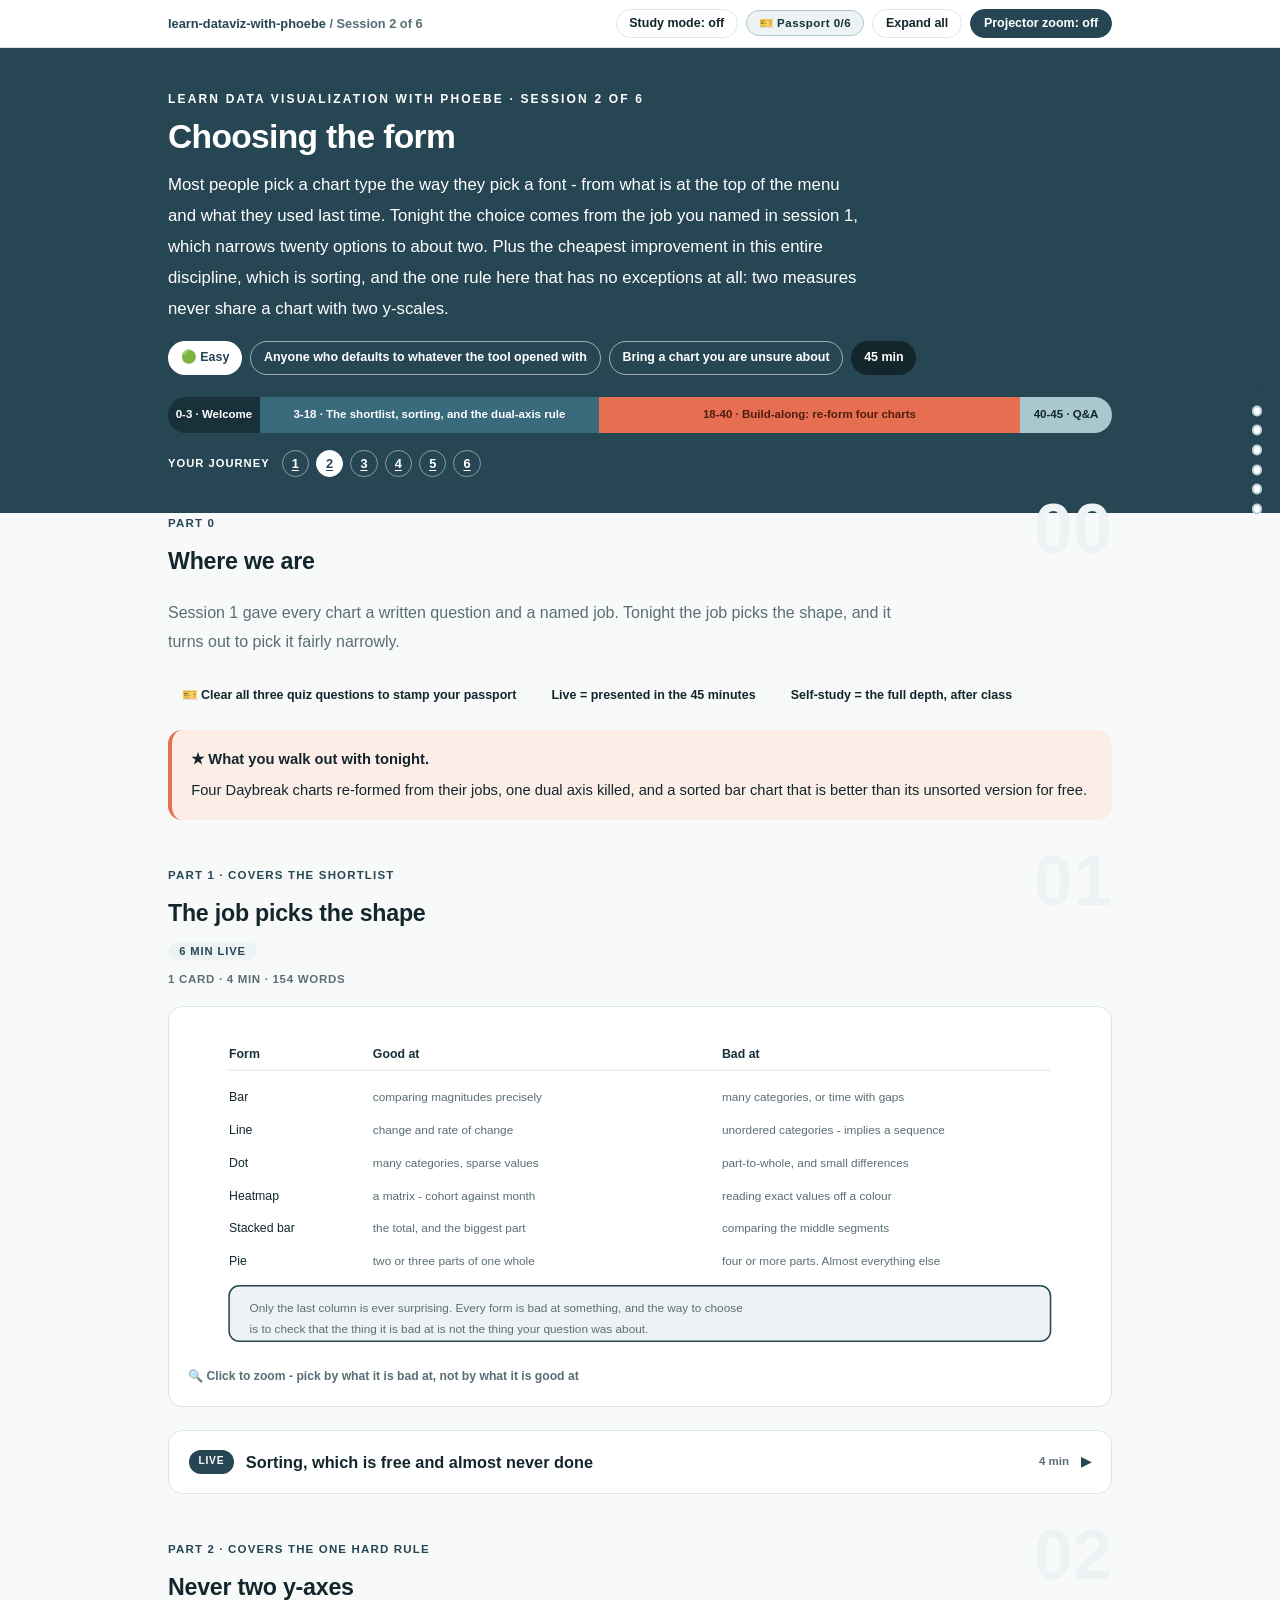
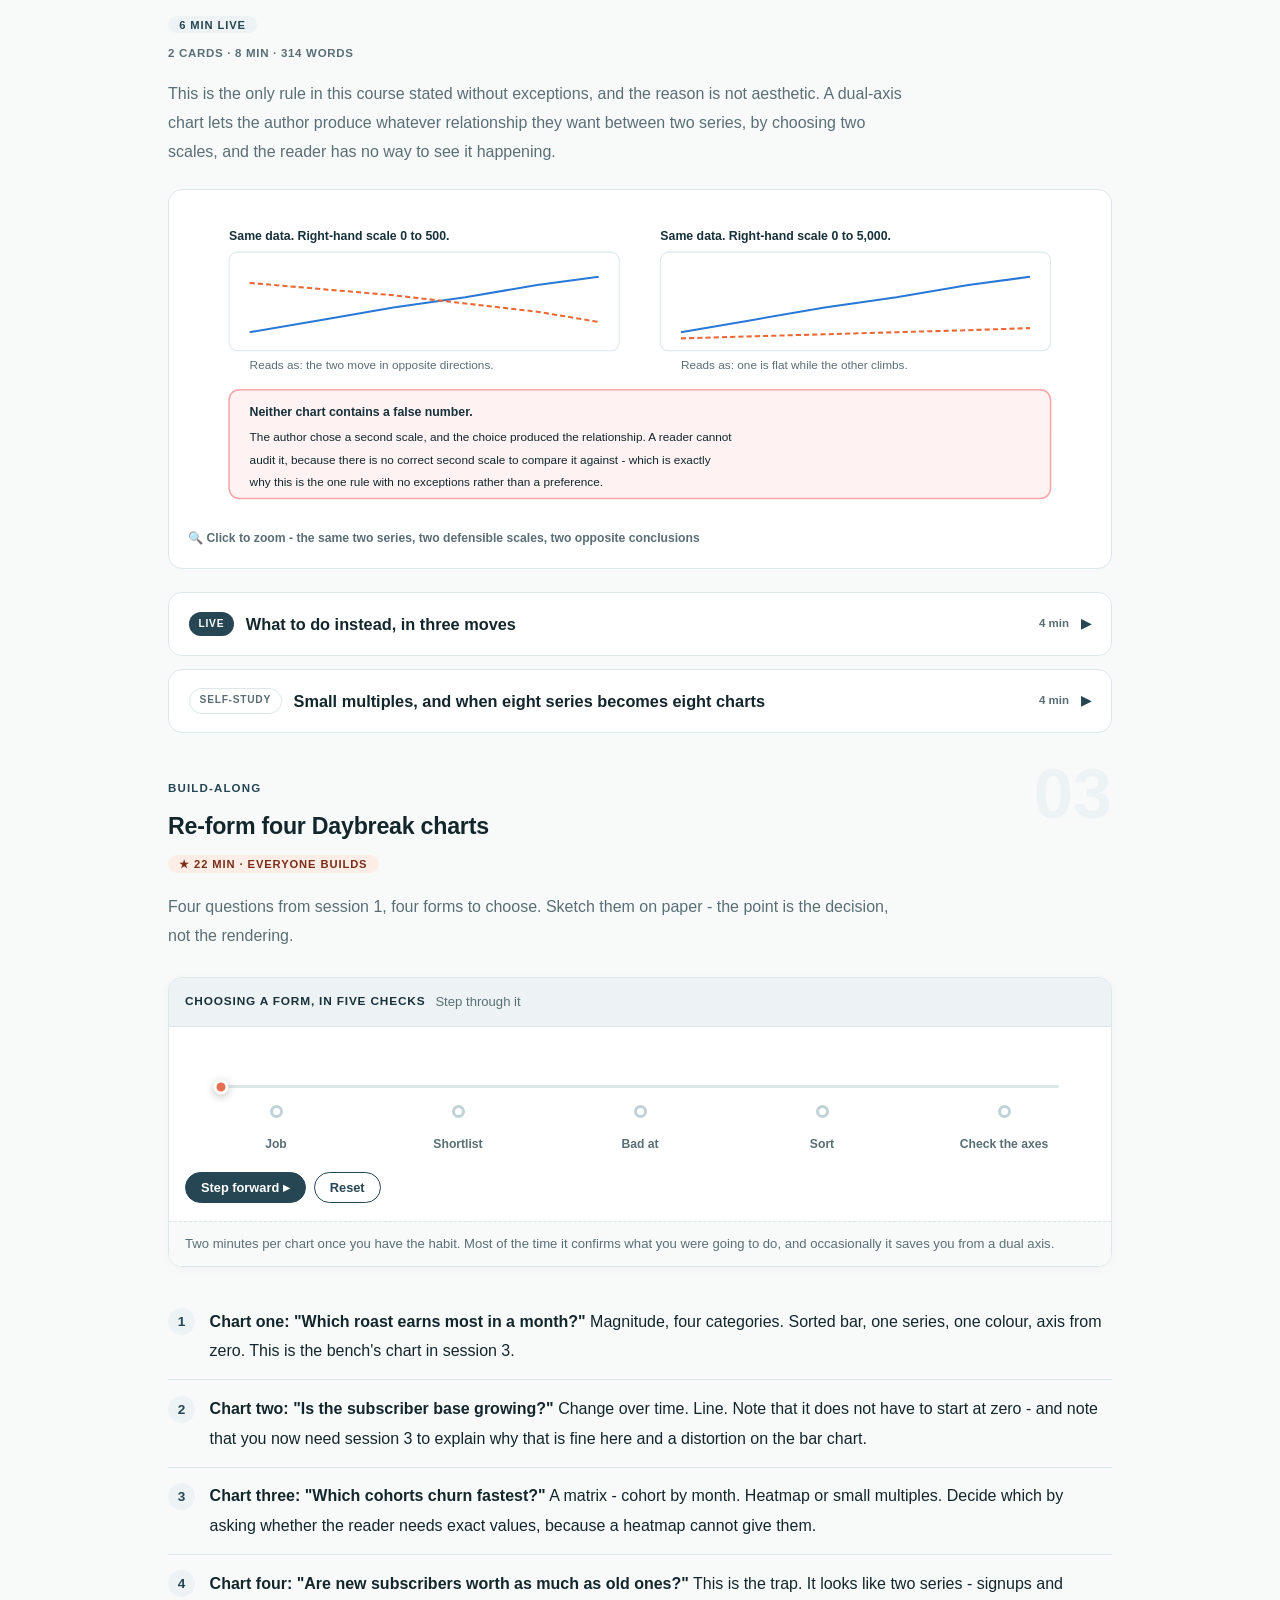
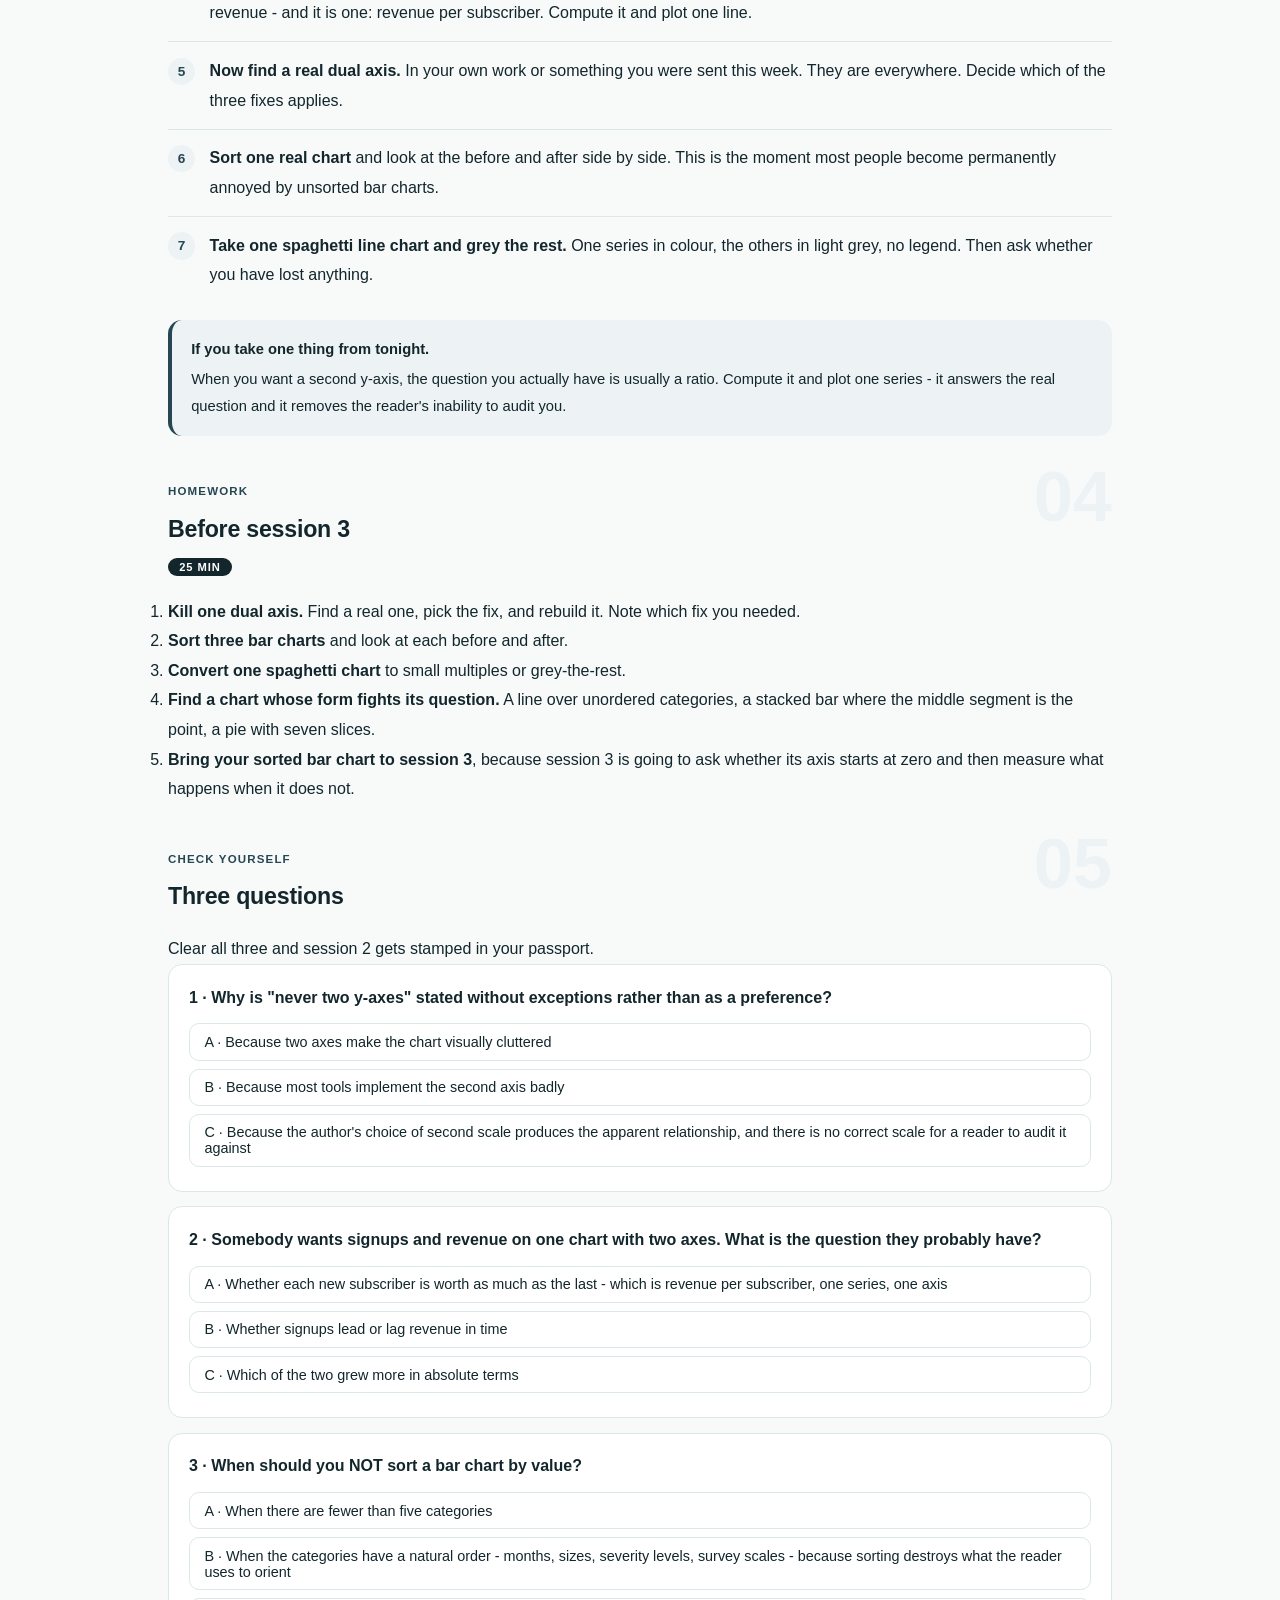
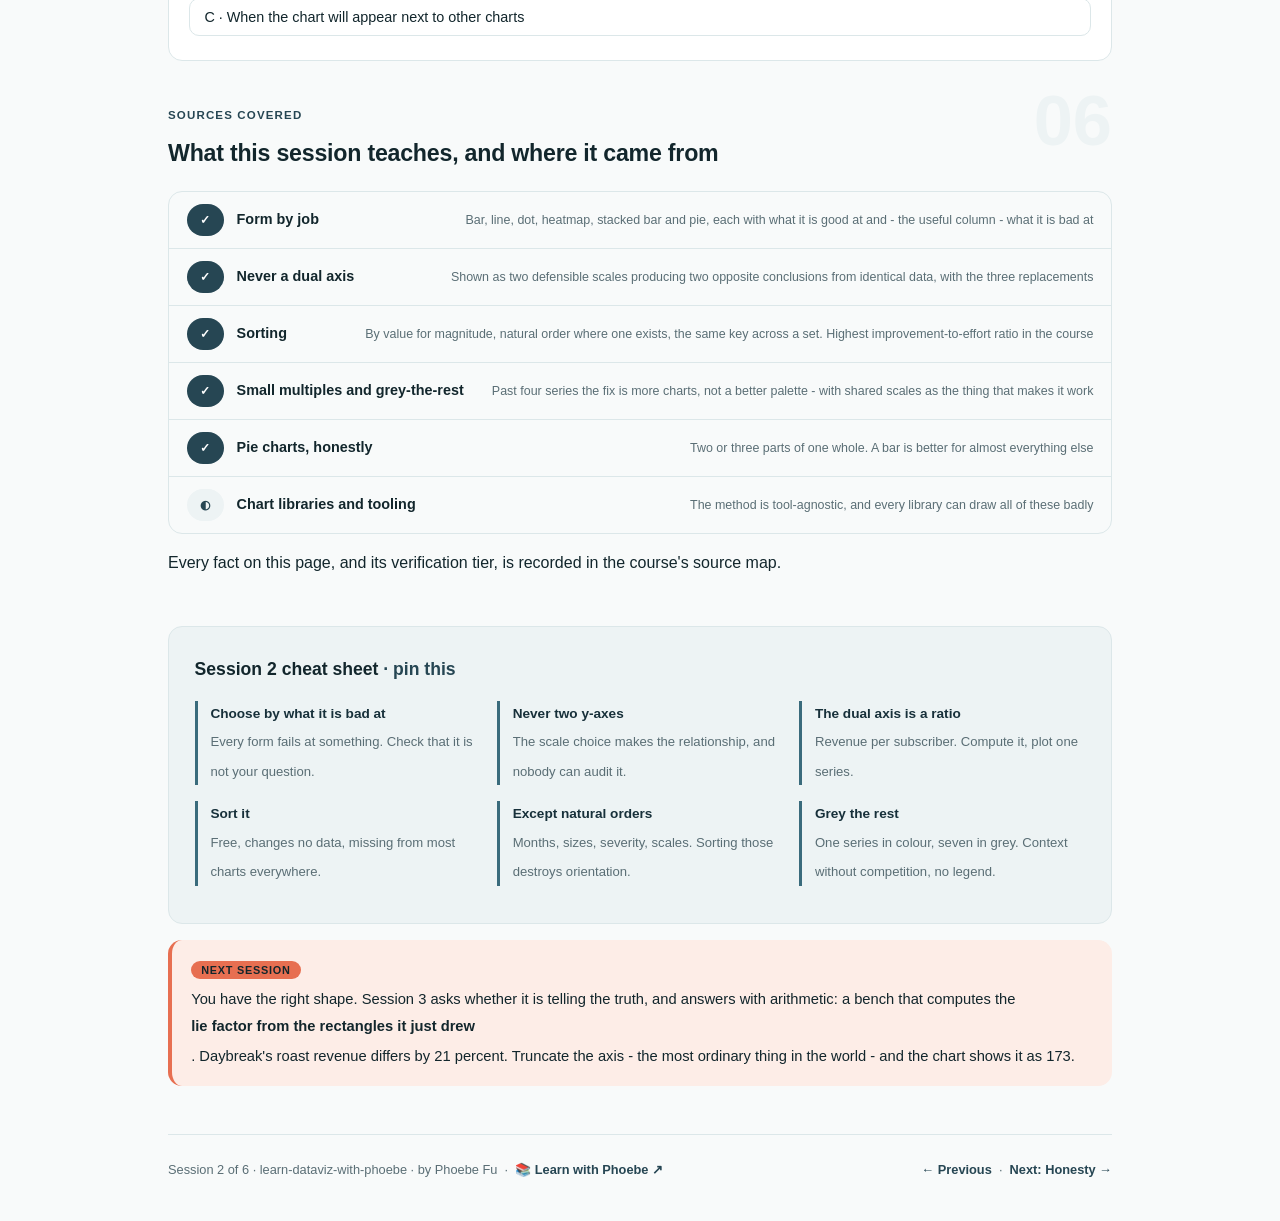
<file: courses/02-choosing-the-form.html>
<!DOCTYPE html>
<html lang="en">
<head>
<meta charset="UTF-8">
<meta name="viewport" content="width=device-width, initial-scale=1.0">
<!-- social:start -->
<meta name="description" content="Session 2 of 6. Bar, line, dot, heatmap - picked by the job rather than by habit. Sorting, small multiples, pie charts honestly assessed, and the one rule with no exceptions: never a dual axis.">
<meta property="og:type" content="article">
<meta property="og:site_name" content="Learn with Phoebe">
<meta property="og:title" content="Choosing the form - learn dataviz with phoebe">
<meta property="og:description" content="Session 2 of 6. Two y-scales let the author manufacture any correlation they want.">
<meta property="og:url" content="https://phoebefu6.github.io/learn-dataviz-with-phoebe/courses/02-choosing-the-form.html">
<meta property="og:image" content="https://phoebefu6.github.io/learn-dataviz-with-phoebe/assets/og-cover.png">
<meta property="og:image:width" content="1200">
<meta property="og:image:height" content="630">
<meta name="twitter:card" content="summary_large_image">
<meta name="twitter:title" content="Choosing the form - learn dataviz with phoebe">
<meta name="twitter:description" content="Session 2 of 6. Form by job, sorting for free, and never two y-axes.">
<meta name="twitter:image" content="https://phoebefu6.github.io/learn-dataviz-with-phoebe/assets/og-cover.png">
<!-- social:end -->
<title>Session 2 · Choosing the form - learn dataviz with phoebe</title>
<link rel="stylesheet" href="../assets/style.css?v=24">
</head>
<body>

<div class="toolbar">
  <div class="wrap">
    <span class="crumb"><a href="../index.html">learn-dataviz-with-phoebe</a> / Session 2 of 6</span>
    <button class="btn" id="toggle-all" type="button">Expand all</button>
    <button class="btn primary" id="zoom-toggle" type="button">Projector zoom: off</button>
  </div>
</div>

<header class="masthead">
  <div class="wrap">
    <div class="eyebrow">Learn Data Visualization with Phoebe · Session 2 of 6</div>
    <h1>Choosing the <span class="accent">form</span></h1>
    <p class="sub">Most people pick a chart type the way they pick a font - from what is at the top of the menu and what they used last time. Tonight the choice comes from the job you named in session 1, which narrows twenty options to about two. Plus the cheapest improvement in this entire discipline, which is sorting, and the one rule here that has no exceptions at all: two measures never share a chart with two y-scales.</p>
    <div class="chip-row">
      <span class="chip level">🟢 Easy</span>
      <span class="chip audience">Anyone who defaults to whatever the tool opened with</span>
      <span class="chip audience">Bring a chart you are unsure about</span>
      <span class="chip time">45 min</span>
    </div>
    <div class="agenda">
      <span class="a1" style="flex:1">0-3 · Welcome</span>
      <span class="a2" style="flex:4">3-18 · The shortlist, sorting, and the dual-axis rule</span>
      <span class="a3" style="flex:5">18-40 · Build-along: re-form four charts</span>
      <span class="a4" style="flex:1">40-45 · Q&amp;A</span>
    </div>
  </div>
</header>

<main class="wrap">

  <!-- ============ INTRO ============ -->
  <section class="section" id="intro">
    <div class="section-kicker">
      <span class="klabel">Part 0</span>
      <h2>Where we are</h2>
    </div>
    <p class="lede">Session 1 gave every chart a written question and a named job. Tonight the job picks the shape, and it turns out to pick it fairly narrowly.</p>

    <div class="legend">
      <span class="pill">🎫 Clear all three quiz questions to stamp your passport</span>
      <span class="pill">Live = presented in the 45 minutes</span>
      <span class="pill">Self-study = the full depth, after class</span>
    </div>

    <div class="callout win">
      <p><strong>★ What you walk out with tonight.</strong> Four Daybreak charts re-formed from their jobs, one dual axis killed, and a sorted bar chart that is better than its unsorted version for free.</p>
    </div>
  </section>

  <!-- ============ PART 1 ============ -->
  <section class="section" id="part-1">
    <div class="section-kicker">
      <span class="klabel">Part 1 · covers the shortlist</span>
      <h2>The job picks the shape</h2>
      <span class="tag concept">6 min live</span>
    </div>

    <figure class="zoomable">
      <svg viewBox="0 0 880 320" xmlns="http://www.w3.org/2000/svg" role="img" aria-label="A shortlist of chart forms with the job each suits and what each one is bad at">
        <style>
          .v2fH { font: 800 12px Inter, sans-serif; fill: #17303A; }
          .v2fB { font: 400 12px Inter, sans-serif; fill: #12262C; }
          .v2fN { font: 400 11.5px Inter, sans-serif; fill: #5A6E75; }
        </style>
        <text class="v2fH" x="40" y="30">Form</text>
        <text class="v2fH" x="180" y="30">Good at</text>
        <text class="v2fH" x="520" y="30">Bad at</text>
        <line x1="40" y1="42" x2="840" y2="42" stroke="#DCE7E9"/>

        <text class="v2fB" x="40" y="72">Bar</text>
        <text class="v2fN" x="180" y="72">comparing magnitudes precisely</text>
        <text class="v2fN" x="520" y="72">many categories, or time with gaps</text>

        <text class="v2fB" x="40" y="104">Line</text>
        <text class="v2fN" x="180" y="104">change and rate of change</text>
        <text class="v2fN" x="520" y="104">unordered categories - implies a sequence</text>

        <text class="v2fB" x="40" y="136">Dot</text>
        <text class="v2fN" x="180" y="136">many categories, sparse values</text>
        <text class="v2fN" x="520" y="136">part-to-whole, and small differences</text>

        <text class="v2fB" x="40" y="168">Heatmap</text>
        <text class="v2fN" x="180" y="168">a matrix - cohort against month</text>
        <text class="v2fN" x="520" y="168">reading exact values off a colour</text>

        <text class="v2fB" x="40" y="200">Stacked bar</text>
        <text class="v2fN" x="180" y="200">the total, and the biggest part</text>
        <text class="v2fN" x="520" y="200">comparing the middle segments</text>

        <text class="v2fB" x="40" y="232">Pie</text>
        <text class="v2fN" x="180" y="232">two or three parts of one whole</text>
        <text class="v2fN" x="520" y="232">four or more parts. Almost everything else</text>

        <rect x="40" y="252" width="800" height="54" rx="10" fill="#EDF3F4" stroke="#264653" stroke-width="1.5"/>
        <text class="v2fN" x="60" y="278">Only the last column is ever surprising. Every form is bad at something, and the way to choose</text>
        <text class="v2fN" x="60" y="298">is to check that the thing it is bad at is not the thing your question was about.</text>
      </svg>
      <figcaption>🔍 Click to zoom - pick by what it is bad at, not by what it is good at</figcaption>
    </figure>

    <details class="card">
      <summary><span class="mode live">Live</span>Sorting, which is free and almost never done<span class="mini">4 min</span><span class="caret">▶</span></summary>
      <div class="body">
        <p>A categorical bar chart in the order the data happened to come out of the database asks the reader to scan every bar and hold the largest so far in their head. Sorted by value, the answer is the top row.</p>
        <ul>
          <li><strong>Sort by value for magnitude questions.</strong> Which is biggest is now a glance rather than a scan.</li>
          <li><strong>Keep the natural order when there is one.</strong> Months, sizes, severity levels, survey scales. Sorting those by value destroys the thing the reader uses to orient.</li>
          <li><strong>Keep the order stable across a set.</strong> If four charts share categories, sort them once, by the same key, or the reader re-learns the layout four times.</li>
        </ul>
        <div class="callout tip">
          <p>This is the highest ratio of improvement to effort anywhere in the course. It changes no data, costs no space, needs no colour decision, and it is missing from most charts in most organisations because the default is whatever order the query returned.</p>
        </div>
      </div>
    </details>
  </section>

  <!-- ============ PART 2 ============ -->
  <section class="section" id="part-2">
    <div class="section-kicker">
      <span class="klabel">Part 2 · covers the one hard rule</span>
      <h2>Never two y-axes</h2>
      <span class="tag concept">6 min live</span>
    </div>
    <p class="lede">This is the only rule in this course stated without exceptions, and the reason is not aesthetic. A dual-axis chart lets the author produce whatever relationship they want between two series, by choosing two scales, and the reader has no way to see it happening.</p>

    <figure class="zoomable">
      <svg viewBox="0 0 880 300" xmlns="http://www.w3.org/2000/svg" role="img" aria-label="The same two series on a dual axis, shown twice with different right-hand scales, producing opposite apparent relationships">
        <style>
          .v2dH { font: 800 12px Inter, sans-serif; fill: #17303A; }
          .v2dB { font: 400 11.5px Inter, sans-serif; fill: #12262C; }
          .v2dN { font: 400 11.5px Inter, sans-serif; fill: #5A6E75; }
        </style>
        <text class="v2dH" x="40" y="30">Same data. Right-hand scale 0 to 500.</text>
        <rect x="40" y="42" width="380" height="96" rx="8" fill="#fff" stroke="#DCE7E9"/>
        <polyline points="60,120 130,108 200,96 270,86 340,74 400,66" fill="none" stroke="#2a78d6" stroke-width="2"/>
        <polyline points="60,72 130,78 200,84 270,92 340,100 400,110" fill="none" stroke="#eb6834" stroke-width="2" stroke-dasharray="5 3"/>
        <text class="v2dN" x="60" y="156">Reads as: the two move in opposite directions.</text>

        <text class="v2dH" x="460" y="30">Same data. Right-hand scale 0 to 5,000.</text>
        <rect x="460" y="42" width="380" height="96" rx="8" fill="#fff" stroke="#DCE7E9"/>
        <polyline points="480,120 550,108 620,96 690,86 760,74 820,66" fill="none" stroke="#2a78d6" stroke-width="2"/>
        <polyline points="480,126 550,124 620,122 690,120 760,118 820,116" fill="none" stroke="#eb6834" stroke-width="2" stroke-dasharray="5 3"/>
        <text class="v2dN" x="480" y="156">Reads as: one is flat while the other climbs.</text>

        <rect x="40" y="176" width="800" height="106" rx="10" fill="#FEF2F2" stroke="#FCA5A5" stroke-width="1.5"/>
        <text class="v2dH" x="60" y="202" fill="#991B1B">Neither chart contains a false number.</text>
        <text class="v2dB" x="60" y="226">The author chose a second scale, and the choice produced the relationship. A reader cannot</text>
        <text class="v2dB" x="60" y="248">audit it, because there is no correct second scale to compare it against - which is exactly</text>
        <text class="v2dB" x="60" y="270">why this is the one rule with no exceptions rather than a preference.</text>
      </svg>
      <figcaption>🔍 Click to zoom - the same two series, two defensible scales, two opposite conclusions</figcaption>
    </figure>

    <details class="card">
      <summary><span class="mode live">Live</span>What to do instead, in three moves<span class="mini">4 min</span><span class="caret">▶</span></summary>
      <div class="body">
        <ul>
          <li><strong>Two charts, stacked, sharing an x-axis.</strong> The simplest fix and almost always the right one. The reader can still see the timing relationship, and neither series is being scaled to flatter the other.</li>
          <li><strong>Index both to a common base.</strong> Set each series to 100 at the start and plot the change. Now one axis is honest for both, and the question "which grew faster" is answerable directly.</li>
          <li><strong>Plot the thing you actually mean.</strong> Often the dual axis exists because the real question is a ratio - revenue per subscriber, cost per order. Compute it and plot one series.</li>
        </ul>
        <div class="callout example">
          <span class="ex-pill">The third one is the interesting one</span>
          <p>When somebody puts signups and revenue on two axes, the question in their head is usually "is each new subscriber worth as much as the last one?" That is revenue per subscriber - a single series, one axis, and it answers the question the dual axis was gesturing at without letting anybody choose the answer.</p>
        </div>
      </div>
    </details>

    <details class="card">
      <summary><span class="mode self">Self-study</span>Small multiples, and when eight series becomes eight charts<span class="mini">4 min</span><span class="caret">▶</span></summary>
      <div class="body">
        <p>Past about four series, a line chart becomes a plate of spaghetti and the legend becomes a matching exercise. The fix is not a better palette - it is more charts.</p>
        <ul>
          <li><strong>Small multiples:</strong> the same chart repeated once per category, on shared axes, small. The eye compares shapes across the grid far better than it untangles overlapping lines.</li>
          <li><strong>Shared scales are what make it work.</strong> If each panel gets its own y-axis you have made eight unrelated charts that look comparable, which is worse than the spaghetti.</li>
          <li><strong>Grey the rest.</strong> When one series is the point, draw it in colour and the other seven in light grey on the same axes. Context without competition, and it needs no legend.</li>
        </ul>
        <p>The grey-the-rest move is worth having as a reflex. It answers "but I need to show all of them" without giving eight series equal weight, and it is one line of code in any library.</p>
      </div>
    </details>
  </section>

  <!-- ============ DEMO ============ -->
  <section class="section" id="demo-1">
    <div class="section-kicker">
      <span class="klabel">Build-along</span>
      <h2>Re-form four Daybreak charts</h2>
      <span class="tag demo">★ 22 min · everyone builds</span>
    </div>
    <p class="lede">Four questions from session 1, four forms to choose. Sketch them on paper - the point is the decision, not the rendering.</p>

    <div class="tick" data-stages="Job|Shortlist|Bad at|Sort|Check the axes" data-title="Choosing a form, in five checks" data-foot="Two minutes per chart once you have the habit. Most of the time it confirms what you were going to do, and occasionally it saves you from a dual axis.">
      <p class="tick-note" data-stage="0"><b>Job.</b> From session 1's five. Magnitude, change, identity, polarity, one number.</p>
      <p class="tick-note" data-stage="1"><b>Shortlist.</b> The job leaves you two candidates, not twenty. Magnitude gives bar or dot; change gives line.</p>
      <p class="tick-note" data-stage="2"><b>Bad at.</b> Check what each candidate is bad at, and whether that is your question. A stacked bar is bad at middle segments - if your question is about a middle segment, it is out.</p>
      <p class="tick-note" data-stage="3"><b>Sort.</b> By value for magnitude; by the natural order where one exists; the same way across a set.</p>
      <p class="tick-note" data-stage="4"><b>Check the axes.</b> One y-axis. If you find yourself wanting two, you have found either two charts or a ratio you have not computed yet.</p>
    </div>

    <div class="steps">
      <div class="step"><p><strong>Chart one: "Which roast earns most in a month?"</strong> Magnitude, four categories. Sorted bar, one series, one colour, axis from zero. This is the bench's chart in session 3.</p></div>
      <div class="step"><p><strong>Chart two: "Is the subscriber base growing?"</strong> Change over time. Line. Note that it does not have to start at zero - and note that you now need session 3 to explain why that is fine here and a distortion on the bar chart.</p></div>
      <div class="step"><p><strong>Chart three: "Which cohorts churn fastest?"</strong> A matrix - cohort by month. Heatmap or small multiples. Decide which by asking whether the reader needs exact values, because a heatmap cannot give them.</p></div>
      <div class="step"><p><strong>Chart four: "Are new subscribers worth as much as old ones?"</strong> This is the trap. It looks like two series - signups and revenue - and it is one: revenue per subscriber. Compute it and plot one line.</p></div>
      <div class="step"><p><strong>Now find a real dual axis.</strong> In your own work or something you were sent this week. They are everywhere. Decide which of the three fixes applies.</p></div>
      <div class="step"><p><strong>Sort one real chart</strong> and look at the before and after side by side. This is the moment most people become permanently annoyed by unsorted bar charts.</p></div>
      <div class="step"><p><strong>Take one spaghetti line chart and grey the rest.</strong> One series in colour, the others in light grey, no legend. Then ask whether you have lost anything.</p></div>
    </div>

    <div class="callout tip">
      <p><strong>If you take one thing from tonight.</strong> When you want a second y-axis, the question you actually have is usually a ratio. Compute it and plot one series - it answers the real question and it removes the reader's inability to audit you.</p>
    </div>
  </section>

  <!-- ============ HOMEWORK ============ -->
  <section class="section" id="exercise">
    <div class="section-kicker">
      <span class="klabel">Homework</span>
      <h2>Before session 3</h2>
      <span class="tag exercise">25 min</span>
    </div>
    <ol>
      <li><strong>Kill one dual axis.</strong> Find a real one, pick the fix, and rebuild it. Note which fix you needed.</li>
      <li><strong>Sort three bar charts</strong> and look at each before and after.</li>
      <li><strong>Convert one spaghetti chart</strong> to small multiples or grey-the-rest.</li>
      <li><strong>Find a chart whose form fights its question.</strong> A line over unordered categories, a stacked bar where the middle segment is the point, a pie with seven slices.</li>
      <li><strong>Bring your sorted bar chart to session 3</strong>, because session 3 is going to ask whether its axis starts at zero and then measure what happens when it does not.</li>
    </ol>
  </section>

  <!-- ============ QUIZ ============ -->
  <section class="section" id="quiz">
    <div class="section-kicker">
      <span class="klabel">Check yourself</span>
      <h2>Three questions</h2>
    </div>
    <p>Clear all three and session 2 gets stamped in your passport.</p>

    <div class="quiz-q" data-answer="2">
      <p class="qtext">1 · Why is "never two y-axes" stated without exceptions rather than as a preference?</p>
      <button class="qopt" type="button">A · Because two axes make the chart visually cluttered</button>
      <button class="qopt" type="button">B · Because most tools implement the second axis badly</button>
      <button class="qopt" type="button">C · Because the author's choice of second scale produces the apparent relationship, and there is no correct scale for a reader to audit it against</button>
      <p class="qwhy">The same two series on two defensible right-hand scales can be made to look inversely related or unrelated, with no false number anywhere in either chart. That is not clutter, it is an unauditable claim - which is why it gets a rule rather than a guideline.</p>
    </div>

    <div class="quiz-q" data-answer="0">
      <p class="qtext">2 · Somebody wants signups and revenue on one chart with two axes. What is the question they probably have?</p>
      <button class="qopt" type="button">A · Whether each new subscriber is worth as much as the last - which is revenue per subscriber, one series, one axis</button>
      <button class="qopt" type="button">B · Whether signups lead or lag revenue in time</button>
      <button class="qopt" type="button">C · Which of the two grew more in absolute terms</button>
      <p class="qwhy">Dual axes usually appear where the real question is a ratio nobody has computed. Working out what that ratio is answers the question directly, removes the scale choice, and produces a chart the reader can actually check. B is a real question too, and its fix is two stacked charts sharing an x-axis.</p>
    </div>

    <div class="quiz-q" data-answer="1">
      <p class="qtext">3 · When should you NOT sort a bar chart by value?</p>
      <button class="qopt" type="button">A · When there are fewer than five categories</button>
      <button class="qopt" type="button">B · When the categories have a natural order - months, sizes, severity levels, survey scales - because sorting destroys what the reader uses to orient</button>
      <button class="qopt" type="button">C · When the chart will appear next to other charts</button>
      <p class="qwhy">Sorting is the cheapest improvement available and it has exactly one common exception: an inherent order. Sorting months by value makes a chart nobody can read. Appearing alongside other charts is an argument for sorting them all the same way, not for leaving them unsorted.</p>
    </div>

    <p class="quiz-score"></p>
  </section>

  <!-- ============ OFFICIAL COVERAGE ============ -->
  <section class="section" id="official">
    <div class="section-kicker">
      <span class="klabel">Sources covered</span>
      <h2>What this session teaches, and where it came from</h2>
    </div>
    <div class="covered">
      <div class="covered-row"><span class="status pill solid">✓</span><span class="name">Form by job</span><span class="note">Bar, line, dot, heatmap, stacked bar and pie, each with what it is good at and - the useful column - what it is bad at</span></div>
      <div class="covered-row"><span class="status pill solid">✓</span><span class="name">Never a dual axis</span><span class="note">Shown as two defensible scales producing two opposite conclusions from identical data, with the three replacements</span></div>
      <div class="covered-row"><span class="status pill solid">✓</span><span class="name">Sorting</span><span class="note">By value for magnitude, natural order where one exists, the same key across a set. Highest improvement-to-effort ratio in the course</span></div>
      <div class="covered-row"><span class="status pill solid">✓</span><span class="name">Small multiples and grey-the-rest</span><span class="note">Past four series the fix is more charts, not a better palette - with shared scales as the thing that makes it work</span></div>
      <div class="covered-row"><span class="status pill solid">✓</span><span class="name">Pie charts, honestly</span><span class="note">Two or three parts of one whole. A bar is better for almost everything else</span></div>
      <div class="covered-row"><span class="status pill light">◐</span><span class="name">Chart libraries and tooling</span><span class="note">The method is tool-agnostic, and every library can draw all of these badly</span></div>
    </div>
    <p class="mono" style="margin-top:14px">Every fact on this page, and its verification tier, is recorded in the course's source map.</p>
  </section>

  <!-- ============ CHEAT SHEET ============ -->
  <section class="cheat" id="cheatsheet">
    <h3>Session 2 cheat sheet <span>· pin this</span></h3>
    <div class="grid-2">
      <div class="cheat-item"><b>Choose by what it is bad at</b><span>Every form fails at something. Check that it is not your question.</span></div>
      <div class="cheat-item"><b>Never two y-axes</b><span>The scale choice makes the relationship, and nobody can audit it.</span></div>
      <div class="cheat-item"><b>The dual axis is a ratio</b><span>Revenue per subscriber. Compute it, plot one series.</span></div>
      <div class="cheat-item"><b>Sort it</b><span>Free, changes no data, missing from most charts everywhere.</span></div>
      <div class="cheat-item"><b>Except natural orders</b><span>Months, sizes, severity, scales. Sorting those destroys orientation.</span></div>
      <div class="cheat-item"><b>Grey the rest</b><span>One series in colour, seven in grey. Context without competition, no legend.</span></div>
    </div>
  </section>

  <div class="callout next">
    <span class="nx-pill">Next session</span>
    <p>You have the right shape. Session 3 asks whether it is telling the truth, and answers with arithmetic: a bench that computes the <strong>lie factor from the rectangles it just drew</strong>. Daybreak's roast revenue differs by 21 percent. Truncate the axis - the most ordinary thing in the world - and the chart shows it as 173.</p>
  </div>

  <footer class="pagefoot">
    <span>Session 2 of 6 · learn-dataviz-with-phoebe · by Phoebe Fu &nbsp;·&nbsp; 📚 <a href="https://phoebefu6.github.io/learn-with-phoebe/">Learn with Phoebe ↗</a></span>
    <span><a href="01-what-is-the-question.html">← Previous</a> &nbsp;·&nbsp; <a href="03-honesty.html">Next: Honesty →</a></span>
  </footer>

</main>

<script src="../assets/app.js?v=22"></script>
</body>
</html>
</file>
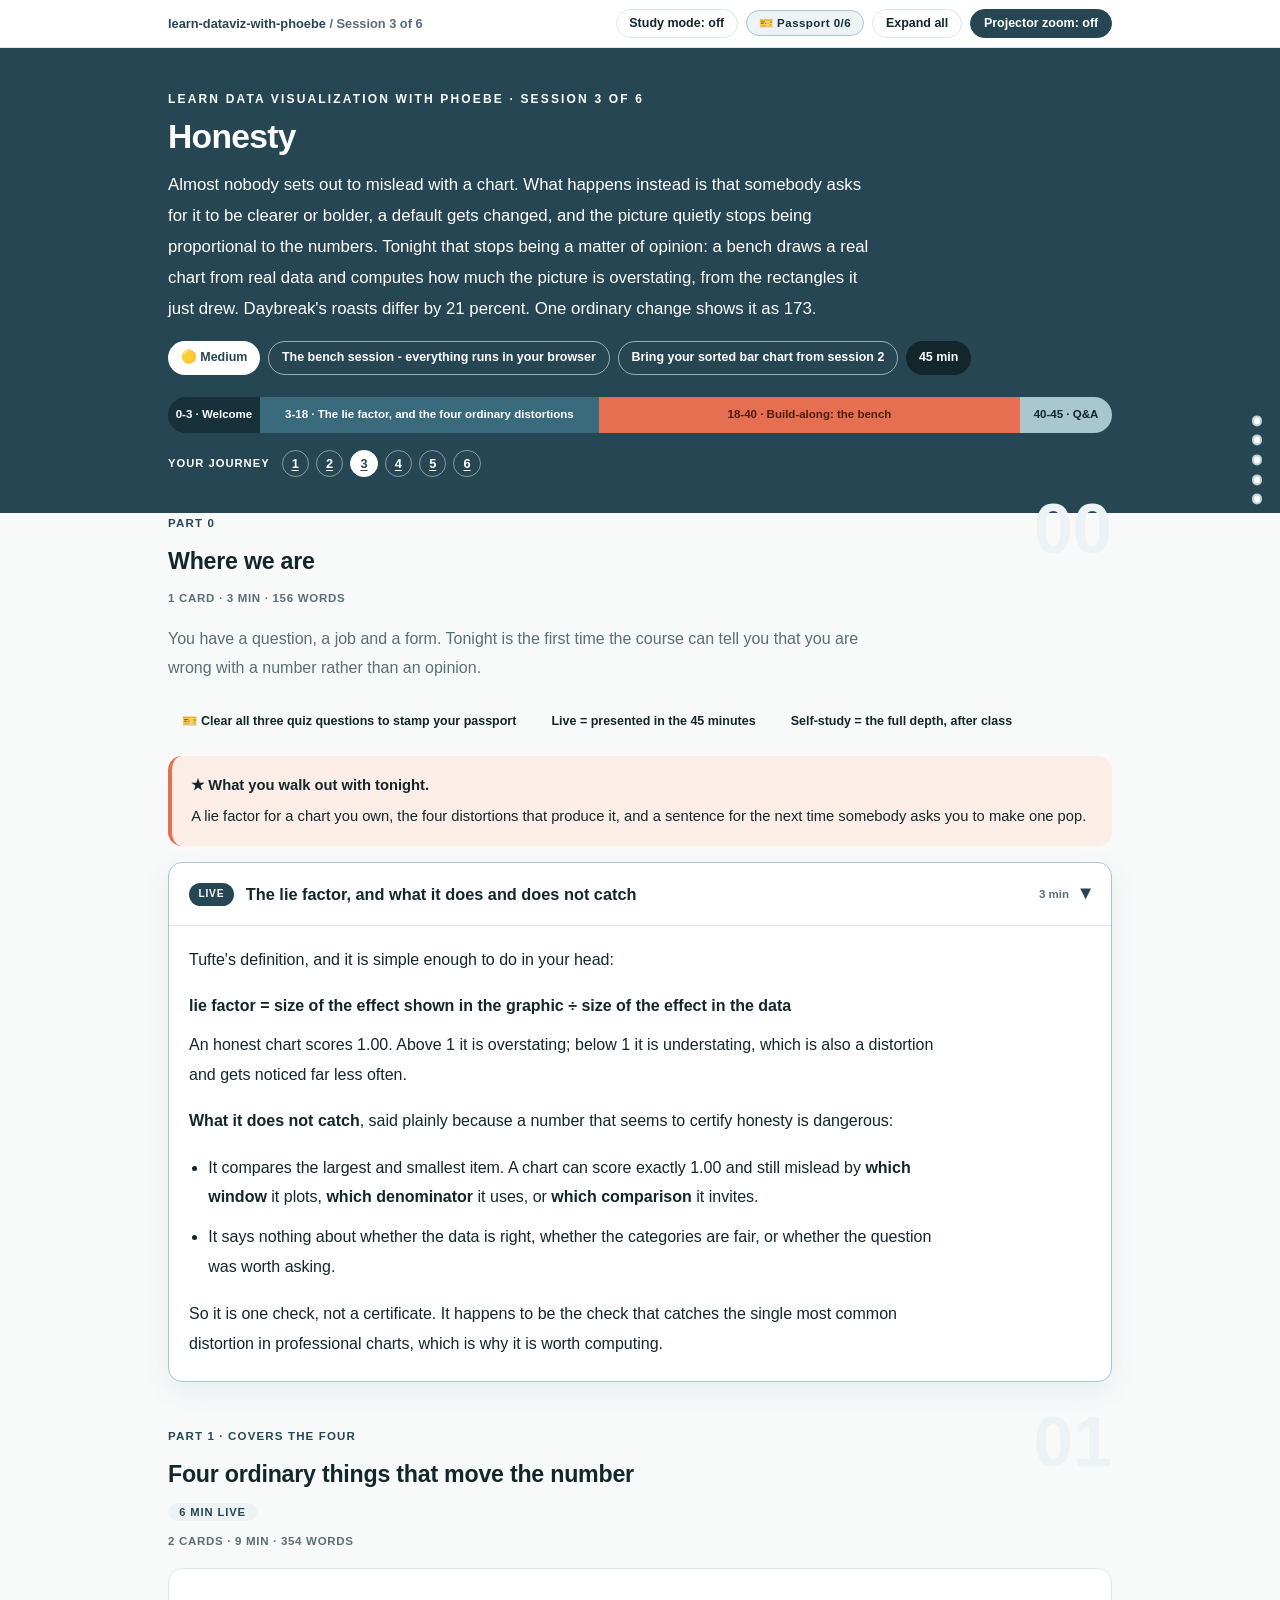
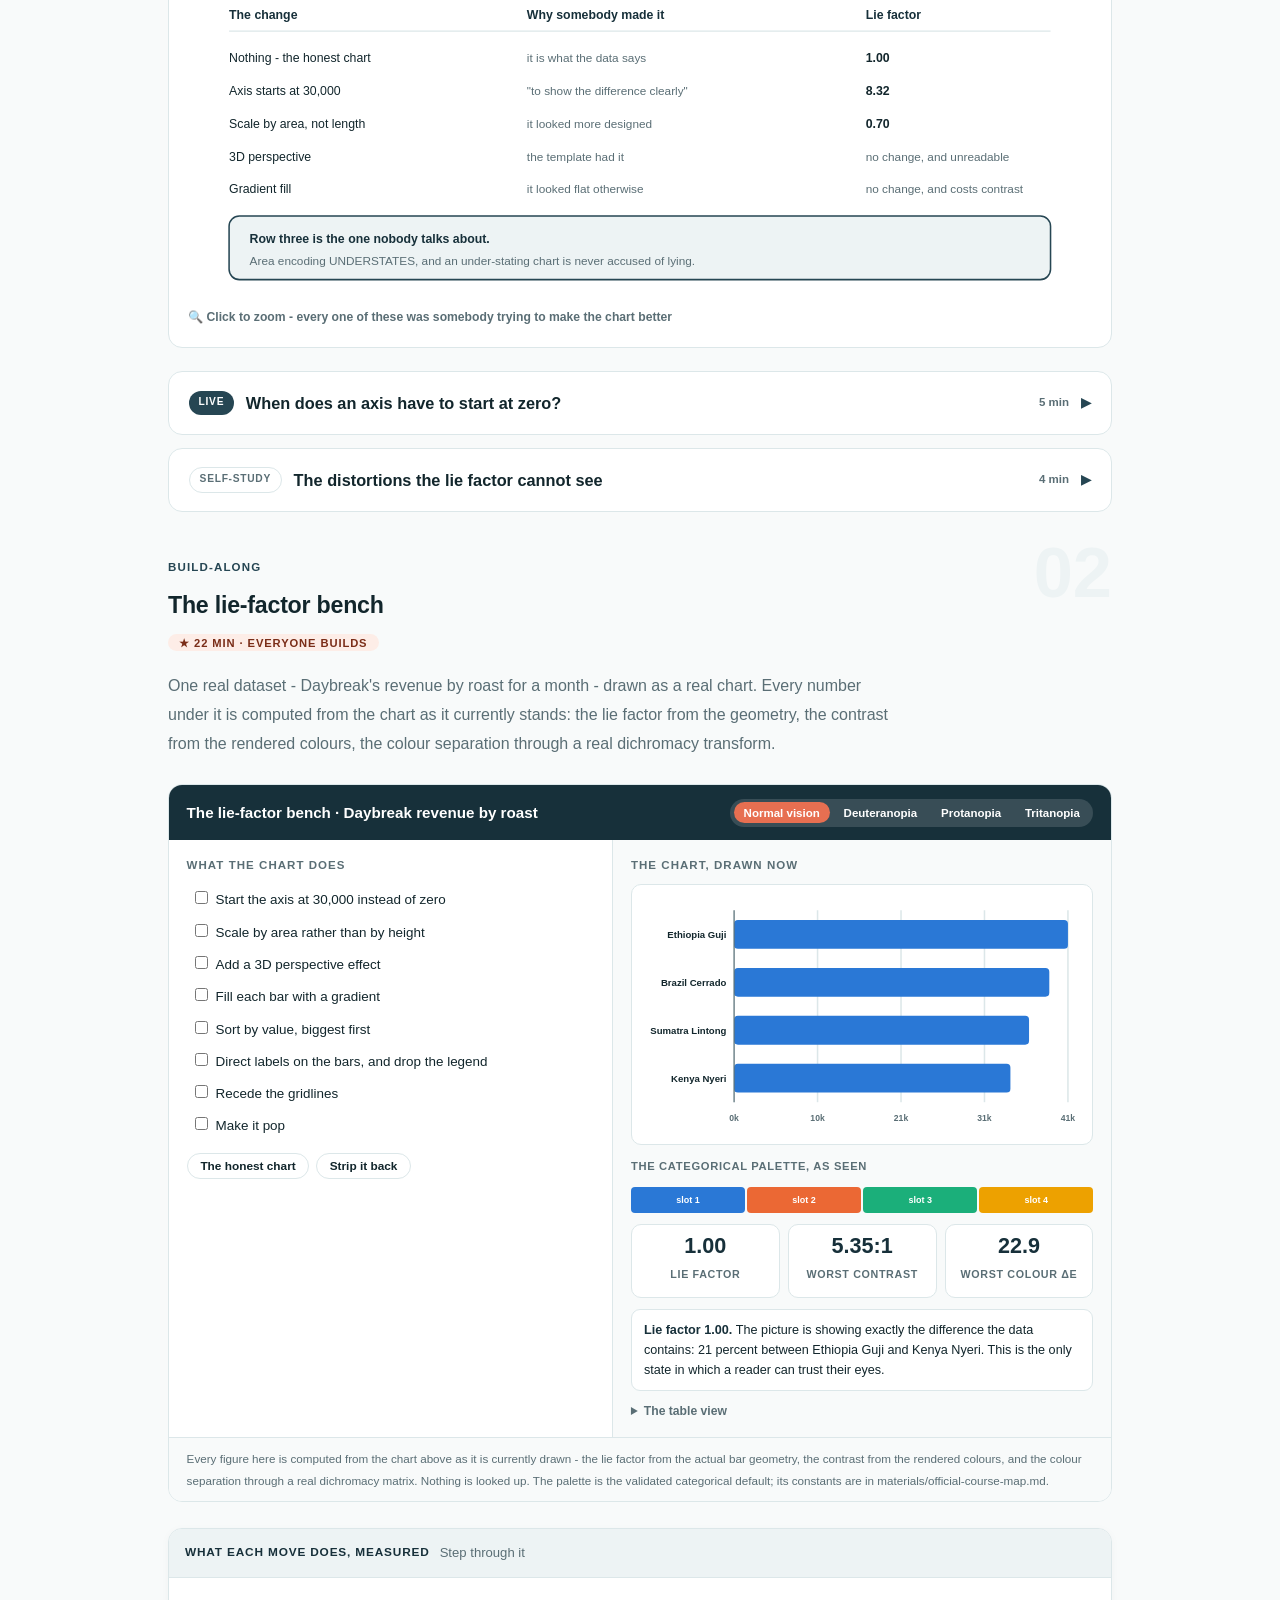
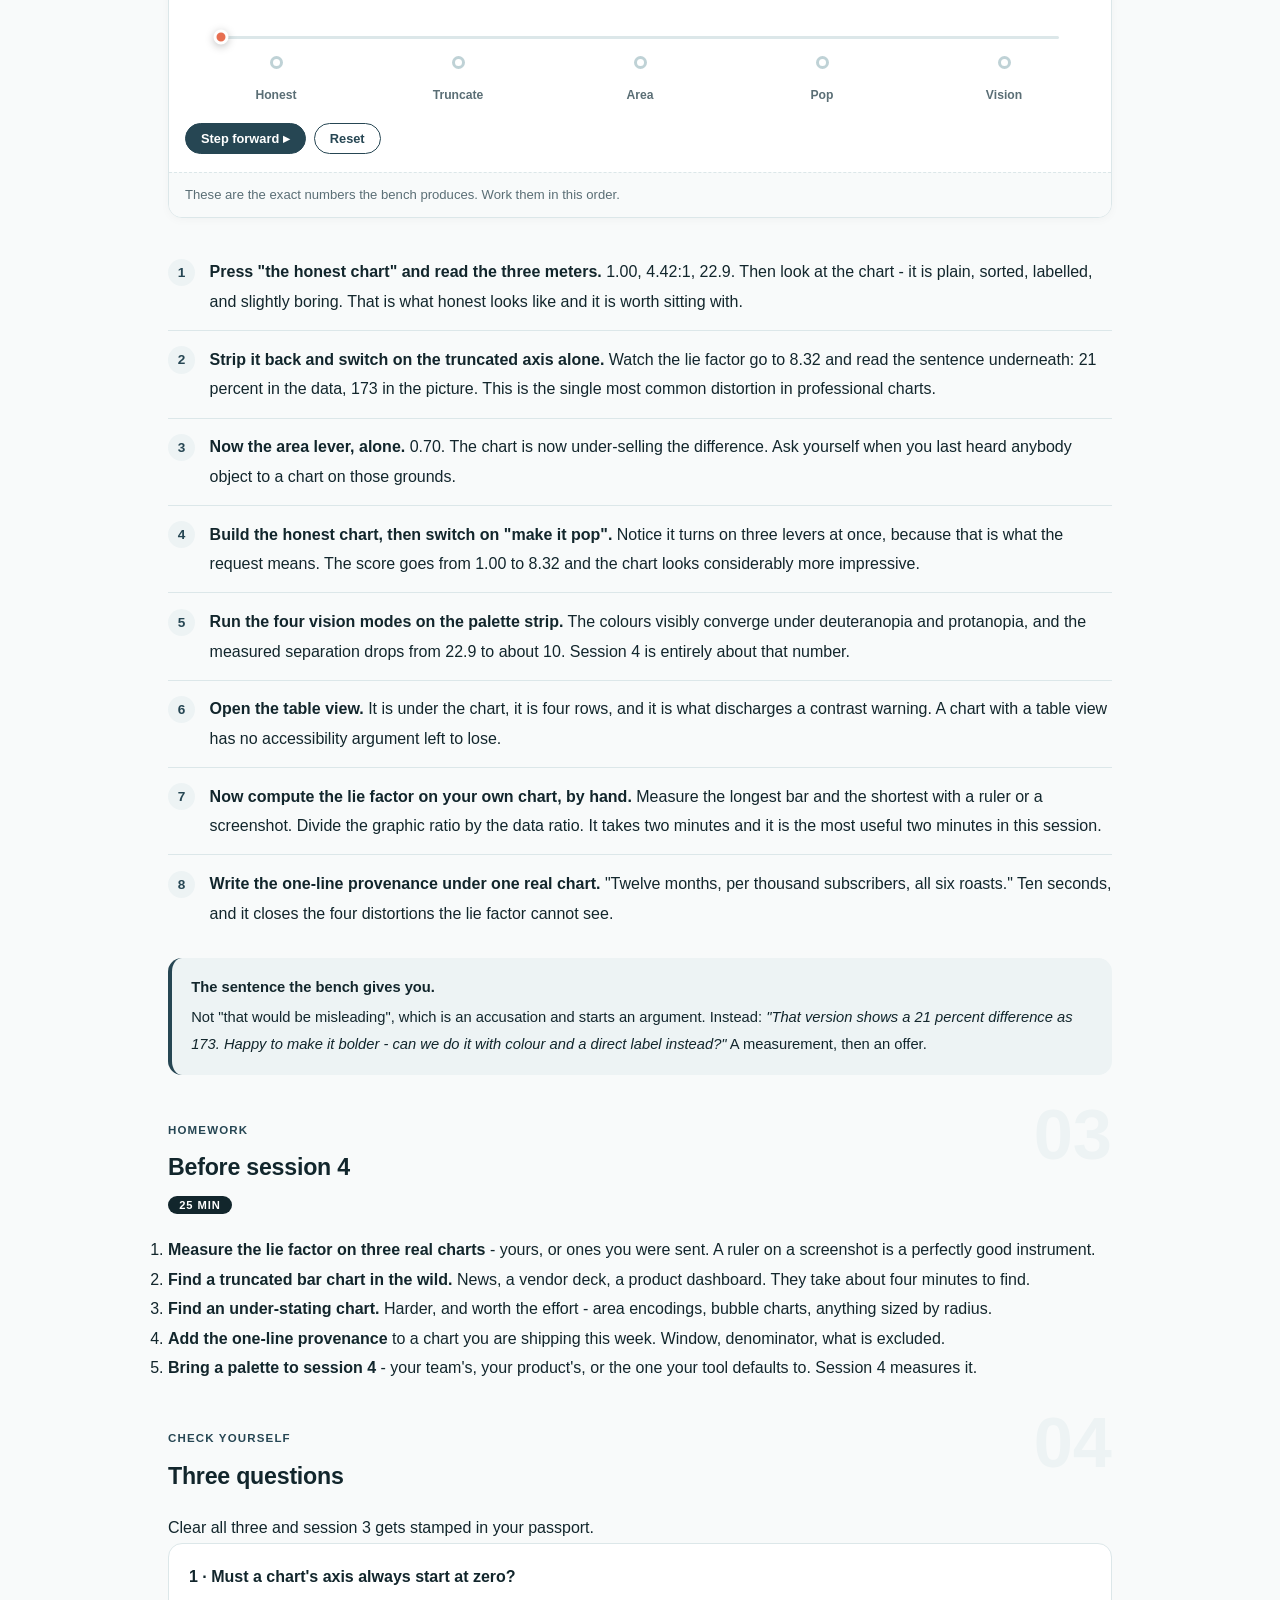
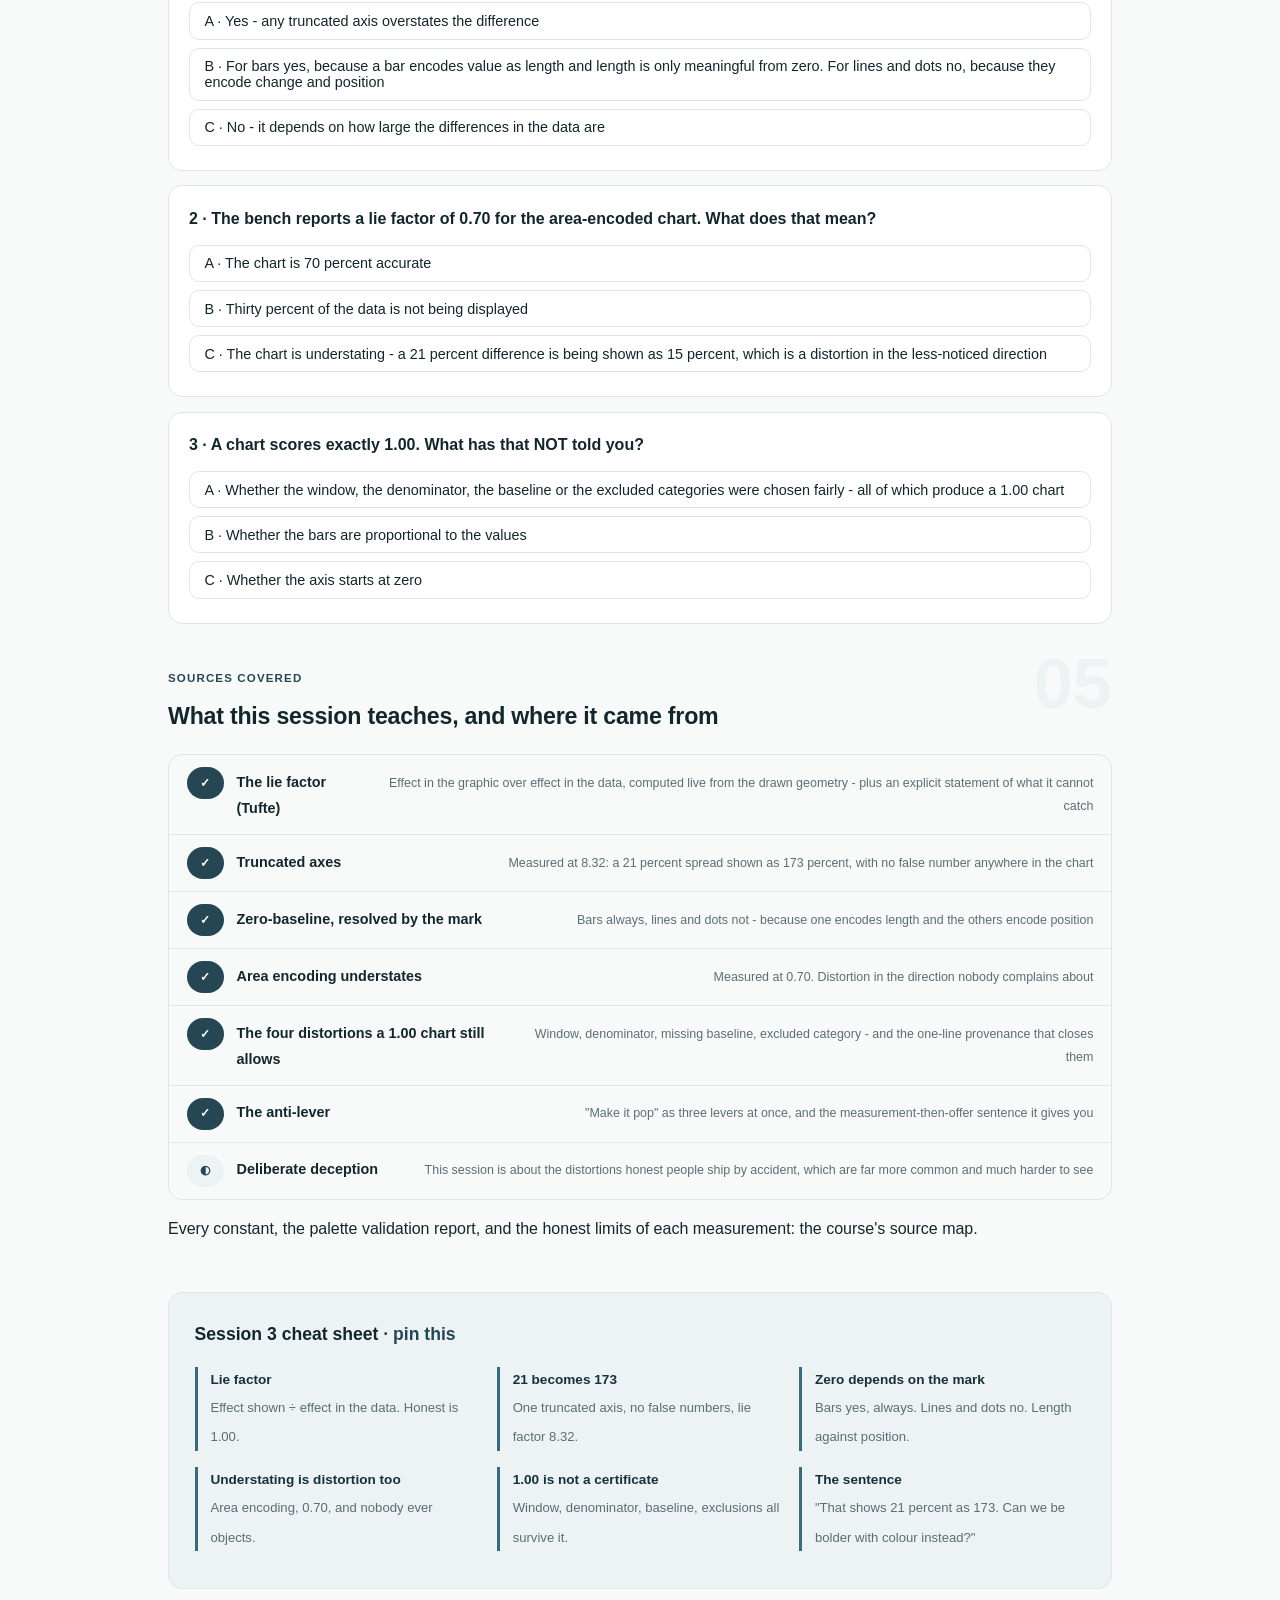
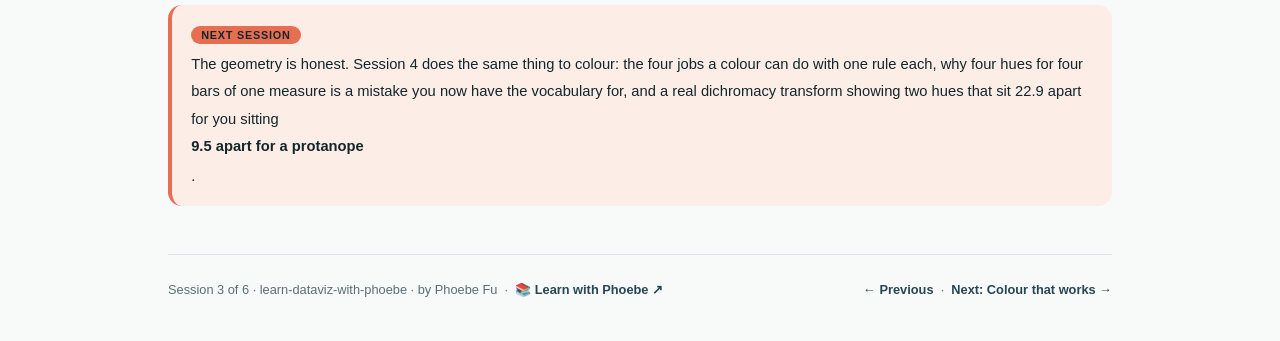
<file: courses/03-honesty.html>
<!DOCTYPE html>
<html lang="en">
<head>
<meta charset="UTF-8">
<meta name="viewport" content="width=device-width, initial-scale=1.0">
<!-- social:start -->
<meta name="description" content="Session 3 of 6. The lie-factor bench. Truncated axes, area against length, 3D, gradients and cherry-picked windows - with the distortion computed from the rectangles the chart actually drew.">
<meta property="og:type" content="article">
<meta property="og:site_name" content="Learn with Phoebe">
<meta property="og:title" content="Honesty - learn dataviz with phoebe">
<meta property="og:description" content="Session 3 of 6. 21 percent in the data, 173 percent in the picture, no false number anywhere.">
<meta property="og:url" content="https://phoebefu6.github.io/learn-dataviz-with-phoebe/courses/03-honesty.html">
<meta property="og:image" content="https://phoebefu6.github.io/learn-dataviz-with-phoebe/assets/og-cover.png">
<meta property="og:image:width" content="1200">
<meta property="og:image:height" content="630">
<meta name="twitter:card" content="summary_large_image">
<meta name="twitter:title" content="Honesty - learn dataviz with phoebe">
<meta name="twitter:description" content="Session 3 of 6. The lie factor, computed from the chart's own geometry.">
<meta name="twitter:image" content="https://phoebefu6.github.io/learn-dataviz-with-phoebe/assets/og-cover.png">
<!-- social:end -->
<title>Session 3 · Honesty - learn dataviz with phoebe</title>
<link rel="stylesheet" href="../assets/style.css?v=24">
</head>
<body>

<div class="toolbar">
  <div class="wrap">
    <span class="crumb"><a href="../index.html">learn-dataviz-with-phoebe</a> / Session 3 of 6</span>
    <button class="btn" id="toggle-all" type="button">Expand all</button>
    <button class="btn primary" id="zoom-toggle" type="button">Projector zoom: off</button>
  </div>
</div>

<header class="masthead">
  <div class="wrap">
    <div class="eyebrow">Learn Data Visualization with Phoebe · Session 3 of 6</div>
    <h1>Hon<span class="accent">esty</span></h1>
    <p class="sub">Almost nobody sets out to mislead with a chart. What happens instead is that somebody asks for it to be clearer or bolder, a default gets changed, and the picture quietly stops being proportional to the numbers. Tonight that stops being a matter of opinion: a bench draws a real chart from real data and computes how much the picture is overstating, from the rectangles it just drew. Daybreak's roasts differ by 21 percent. One ordinary change shows it as 173.</p>
    <div class="chip-row">
      <span class="chip level">🟡 Medium</span>
      <span class="chip audience">The bench session - everything runs in your browser</span>
      <span class="chip audience">Bring your sorted bar chart from session 2</span>
      <span class="chip time">45 min</span>
    </div>
    <div class="agenda">
      <span class="a1" style="flex:1">0-3 · Welcome</span>
      <span class="a2" style="flex:4">3-18 · The lie factor, and the four ordinary distortions</span>
      <span class="a3" style="flex:5">18-40 · Build-along: the bench</span>
      <span class="a4" style="flex:1">40-45 · Q&amp;A</span>
    </div>
  </div>
</header>

<main class="wrap">

  <!-- ============ INTRO ============ -->
  <section class="section" id="intro">
    <div class="section-kicker">
      <span class="klabel">Part 0</span>
      <h2>Where we are</h2>
    </div>
    <p class="lede">You have a question, a job and a form. Tonight is the first time the course can tell you that you are wrong with a number rather than an opinion.</p>

    <div class="legend">
      <span class="pill">🎫 Clear all three quiz questions to stamp your passport</span>
      <span class="pill">Live = presented in the 45 minutes</span>
      <span class="pill">Self-study = the full depth, after class</span>
    </div>

    <div class="callout win">
      <p><strong>★ What you walk out with tonight.</strong> A lie factor for a chart you own, the four distortions that produce it, and a sentence for the next time somebody asks you to make one pop.</p>
    </div>

    <details class="card" open>
      <summary><span class="mode live">Live</span>The lie factor, and what it does and does not catch<span class="mini">3 min</span><span class="caret">▶</span></summary>
      <div class="body">
        <p>Tufte's definition, and it is simple enough to do in your head:</p>
        <p class="mono" style="font-size:1rem;margin:.6rem 0"><strong>lie factor = size of the effect shown in the graphic ÷ size of the effect in the data</strong></p>
        <p>An honest chart scores 1.00. Above 1 it is overstating; below 1 it is understating, which is also a distortion and gets noticed far less often.</p>
        <p><strong>What it does not catch</strong>, said plainly because a number that seems to certify honesty is dangerous:</p>
        <ul>
          <li>It compares the largest and smallest item. A chart can score exactly 1.00 and still mislead by <strong>which window</strong> it plots, <strong>which denominator</strong> it uses, or <strong>which comparison</strong> it invites.</li>
          <li>It says nothing about whether the data is right, whether the categories are fair, or whether the question was worth asking.</li>
        </ul>
        <p>So it is one check, not a certificate. It happens to be the check that catches the single most common distortion in professional charts, which is why it is worth computing.</p>
      </div>
    </details>
  </section>

  <!-- ============ PART 1 ============ -->
  <section class="section" id="part-1">
    <div class="section-kicker">
      <span class="klabel">Part 1 · covers the four</span>
      <h2>Four ordinary things that move the number</h2>
      <span class="tag concept">6 min live</span>
    </div>

    <figure class="zoomable">
      <svg viewBox="0 0 880 300" xmlns="http://www.w3.org/2000/svg" role="img" aria-label="Four common chart changes with the direction each distorts and the measured lie factor from the bench">
        <style>
          .v3dH { font: 800 12px Inter, sans-serif; fill: #17303A; }
          .v3dB { font: 400 12px Inter, sans-serif; fill: #12262C; }
          .v3dN { font: 400 11.5px Inter, sans-serif; fill: #5A6E75; }
          .v3dV { font: 800 12px Inter, sans-serif; fill: #12262C; }
        </style>
        <text class="v3dH" x="40" y="30">The change</text>
        <text class="v3dH" x="330" y="30">Why somebody made it</text>
        <text class="v3dH" x="660" y="30">Lie factor</text>
        <line x1="40" y1="42" x2="840" y2="42" stroke="#DCE7E9"/>

        <text class="v3dB" x="40" y="72">Nothing - the honest chart</text>
        <text class="v3dN" x="330" y="72">it is what the data says</text>
        <text class="v3dV" x="660" y="72">1.00</text>

        <text class="v3dB" x="40" y="104">Axis starts at 30,000</text>
        <text class="v3dN" x="330" y="104">"to show the difference clearly"</text>
        <text class="v3dV" x="660" y="104" fill="#991B1B">8.32</text>

        <text class="v3dB" x="40" y="136">Scale by area, not length</text>
        <text class="v3dN" x="330" y="136">it looked more designed</text>
        <text class="v3dV" x="660" y="136" fill="#991B1B">0.70</text>

        <text class="v3dB" x="40" y="168">3D perspective</text>
        <text class="v3dN" x="330" y="168">the template had it</text>
        <text class="v3dN" x="660" y="168">no change, and unreadable</text>

        <text class="v3dB" x="40" y="200">Gradient fill</text>
        <text class="v3dN" x="330" y="200">it looked flat otherwise</text>
        <text class="v3dN" x="660" y="200">no change, and costs contrast</text>

        <rect x="40" y="222" width="800" height="62" rx="10" fill="#EDF3F4" stroke="#264653" stroke-width="1.5"/>
        <text class="v3dH" x="60" y="248">Row three is the one nobody talks about.</text>
        <text class="v3dN" x="60" y="270">Area encoding UNDERSTATES, and an under-stating chart is never accused of lying.</text>
      </svg>
      <figcaption>🔍 Click to zoom - every one of these was somebody trying to make the chart better</figcaption>
    </figure>

    <details class="card">
      <summary><span class="mode live">Live</span>When does an axis have to start at zero?<span class="mini">5 min</span><span class="caret">▶</span></summary>
      <div class="body">
        <p>This is the question people argue about, and it has a clean answer that depends on the encoding rather than on taste.</p>
        <ul>
          <li><strong>Bars: yes, always.</strong> A bar encodes value as <em>length</em>. Length is only meaningful from zero, so a truncated bar chart is making a claim about proportion that is not true. This is not a style preference and the bench measures the consequence.</li>
          <li><strong>Lines: no, and usually should not.</strong> A line encodes <em>change</em>. Its job is the slope, not the distance from an origin. Forcing a temperature series or a retention curve to start at zero flattens the thing the reader came for.</li>
          <li><strong>Dots: no.</strong> Same reasoning as lines - position is being read against neighbours, not against an origin.</li>
        </ul>
        <div class="callout tip">
          <p>So "always start at zero" is wrong as a blanket rule and right for bars specifically, which is where nearly all the damage happens. If somebody quotes the blanket version at you about a line chart, the useful reply is: <em>"what is the mark encoding - length or position?"</em></p>
        </div>
      </div>
    </details>

    <details class="card">
      <summary><span class="mode self">Self-study</span>The distortions the lie factor cannot see<span class="mini">4 min</span><span class="caret">▶</span></summary>
      <div class="body">
        <p>All of these produce a chart scoring exactly 1.00, and all of them are more common than a truncated axis in work that has been reviewed:</p>
        <ul>
          <li><strong>The window.</strong> The same series over 3 months, 12 months and 5 years tells three different stories, all true. Choosing the one that suits you is the most common honest-looking distortion there is. Show the longest window you have, or say why you did not.</li>
          <li><strong>The denominator.</strong> Absolute cancellations rose. Cancellations per thousand subscribers fell. Both are facts, and which one you plot is an argument, not a formatting decision.</li>
          <li><strong>The missing baseline.</strong> "Revenue up 21 percent" against what - last month, last year, forecast, the rest of the market? A chart with no comparison invites the reader to supply a flattering one.</li>
          <li><strong>The excluded category.</strong> Four roasts shown, six exist. Nothing in the chart says so.</li>
        </ul>
        <p>The habit that catches all four: <strong>write, in one line under the chart, what you chose and why.</strong> "Twelve months, per thousand subscribers, all six roasts." It takes ten seconds and it is the difference between a chart and a claim.</p>
      </div>
    </details>
  </section>

  <!-- ============ DEMO ============ -->
  <section class="section" id="demo-1">
    <div class="section-kicker">
      <span class="klabel">Build-along</span>
      <h2>The lie-factor bench</h2>
      <span class="tag demo">★ 22 min · everyone builds</span>
    </div>
    <p class="lede">One real dataset - Daybreak's revenue by roast for a month - drawn as a real chart. Every number under it is computed from the chart as it currently stands: the lie factor from the geometry, the contrast from the rendered colours, the colour separation through a real dichromacy transform.</p>

    <div id="dv-live"></div>

    <div class="tick" data-stages="Honest|Truncate|Area|Pop|Vision" data-title="What each move does, measured" data-foot="These are the exact numbers the bench produces. Work them in this order.">
      <p class="tick-note" data-stage="0"><b>Lie factor 1.00 · contrast 4.42:1 · palette ΔE 22.9.</b> The honest chart: sorted, direct labels, receded grid, axis from zero. The data spread is 21 percent and the picture shows 21 percent. This is the only state in which a reader can trust their eyes.</p>
      <p class="tick-note" data-stage="1"><b>Lie factor 8.32.</b> Start the axis at 30,000. The data still says 21 percent; the picture now says <strong>173 percent</strong>. Nothing was falsified - a default was changed, for a reason that sounded like clarity.</p>
      <p class="tick-note" data-stage="2"><b>Lie factor 0.70.</b> Scale by area instead of length. Now the chart <em>understates</em>: 21 percent shown as 15. Distortion runs both ways, and nobody has ever complained that a chart made a difference look too small.</p>
      <p class="tick-note" data-stage="3"><b>Make it pop: lie factor 8.32.</b> One click switches on three things - truncated axis, 3D, gradient - because that is what the request means in practice. It looks more impressive and it is eight times overstated.</p>
      <p class="tick-note" data-stage="4"><b>Vision modes.</b> Switch the palette through deuteranopia and protanopia. Two hues that sit 22.9 apart for most readers sit <strong>10.0 and 9.5</strong> apart there. Still above the floor of 8, and visibly compressed - which is session 4.</p>
    </div>

    <div class="steps">
      <div class="step"><p><strong>Press "the honest chart" and read the three meters.</strong> 1.00, 4.42:1, 22.9. Then look at the chart - it is plain, sorted, labelled, and slightly boring. That is what honest looks like and it is worth sitting with.</p></div>
      <div class="step"><p><strong>Strip it back and switch on the truncated axis alone.</strong> Watch the lie factor go to 8.32 and read the sentence underneath: 21 percent in the data, 173 in the picture. This is the single most common distortion in professional charts.</p></div>
      <div class="step"><p><strong>Now the area lever, alone.</strong> 0.70. The chart is now under-selling the difference. Ask yourself when you last heard anybody object to a chart on those grounds.</p></div>
      <div class="step"><p><strong>Build the honest chart, then switch on "make it pop".</strong> Notice it turns on three levers at once, because that is what the request means. The score goes from 1.00 to 8.32 and the chart looks considerably more impressive.</p></div>
      <div class="step"><p><strong>Run the four vision modes on the palette strip.</strong> The colours visibly converge under deuteranopia and protanopia, and the measured separation drops from 22.9 to about 10. Session 4 is entirely about that number.</p></div>
      <div class="step"><p><strong>Open the table view.</strong> It is under the chart, it is four rows, and it is what discharges a contrast warning. A chart with a table view has no accessibility argument left to lose.</p></div>
      <div class="step"><p><strong>Now compute the lie factor on your own chart, by hand.</strong> Measure the longest bar and the shortest with a ruler or a screenshot. Divide the graphic ratio by the data ratio. It takes two minutes and it is the most useful two minutes in this session.</p></div>
      <div class="step"><p><strong>Write the one-line provenance under one real chart.</strong> "Twelve months, per thousand subscribers, all six roasts." Ten seconds, and it closes the four distortions the lie factor cannot see.</p></div>
    </div>

    <div class="callout tip">
      <p><strong>The sentence the bench gives you.</strong> Not "that would be misleading", which is an accusation and starts an argument. Instead: <em>"That version shows a 21 percent difference as 173. Happy to make it bolder - can we do it with colour and a direct label instead?"</em> A measurement, then an offer.</p>
    </div>
  </section>

  <!-- ============ HOMEWORK ============ -->
  <section class="section" id="exercise">
    <div class="section-kicker">
      <span class="klabel">Homework</span>
      <h2>Before session 4</h2>
      <span class="tag exercise">25 min</span>
    </div>
    <ol>
      <li><strong>Measure the lie factor on three real charts</strong> - yours, or ones you were sent. A ruler on a screenshot is a perfectly good instrument.</li>
      <li><strong>Find a truncated bar chart in the wild.</strong> News, a vendor deck, a product dashboard. They take about four minutes to find.</li>
      <li><strong>Find an under-stating chart.</strong> Harder, and worth the effort - area encodings, bubble charts, anything sized by radius.</li>
      <li><strong>Add the one-line provenance</strong> to a chart you are shipping this week. Window, denominator, what is excluded.</li>
      <li><strong>Bring a palette to session 4</strong> - your team's, your product's, or the one your tool defaults to. Session 4 measures it.</li>
    </ol>
  </section>

  <!-- ============ QUIZ ============ -->
  <section class="section" id="quiz">
    <div class="section-kicker">
      <span class="klabel">Check yourself</span>
      <h2>Three questions</h2>
    </div>
    <p>Clear all three and session 3 gets stamped in your passport.</p>

    <div class="quiz-q" data-answer="1">
      <p class="qtext">1 · Must a chart's axis always start at zero?</p>
      <button class="qopt" type="button">A · Yes - any truncated axis overstates the difference</button>
      <button class="qopt" type="button">B · For bars yes, because a bar encodes value as length and length is only meaningful from zero. For lines and dots no, because they encode change and position</button>
      <button class="qopt" type="button">C · No - it depends on how large the differences in the data are</button>
      <p class="qwhy">The answer follows from the mark, not from taste or from the data. Forcing a retention curve to start at zero flattens the slope the reader came for. Truncating a bar chart breaks the proportionality a bar is claiming. The useful question when somebody quotes the blanket rule is "what is the mark encoding - length or position?"</p>
    </div>

    <div class="quiz-q" data-answer="2">
      <p class="qtext">2 · The bench reports a lie factor of 0.70 for the area-encoded chart. What does that mean?</p>
      <button class="qopt" type="button">A · The chart is 70 percent accurate</button>
      <button class="qopt" type="button">B · Thirty percent of the data is not being displayed</button>
      <button class="qopt" type="button">C · The chart is understating - a 21 percent difference is being shown as 15 percent, which is a distortion in the less-noticed direction</button>
      <p class="qwhy">Below 1.00 means the picture is smaller than the fact. It is a genuine distortion and it is almost never challenged, because nobody complains that a chart made a difference look too modest. Scaling both dimensions by the value is the usual cause.</p>
    </div>

    <div class="quiz-q" data-answer="0">
      <p class="qtext">3 · A chart scores exactly 1.00. What has that NOT told you?</p>
      <button class="qopt" type="button">A · Whether the window, the denominator, the baseline or the excluded categories were chosen fairly - all of which produce a 1.00 chart</button>
      <button class="qopt" type="button">B · Whether the bars are proportional to the values</button>
      <button class="qopt" type="button">C · Whether the axis starts at zero</button>
      <p class="qwhy">The lie factor compares the largest and smallest item, so it catches the geometry and nothing else. Plotting three months instead of five years, absolute counts instead of a rate, or four of six categories all score 1.00. The one-line provenance under the chart - window, denominator, exclusions - is what closes that gap.</p>
    </div>

    <p class="quiz-score"></p>
  </section>

  <!-- ============ OFFICIAL COVERAGE ============ -->
  <section class="section" id="official">
    <div class="section-kicker">
      <span class="klabel">Sources covered</span>
      <h2>What this session teaches, and where it came from</h2>
    </div>
    <div class="covered">
      <div class="covered-row"><span class="status pill solid">✓</span><span class="name">The lie factor (Tufte)</span><span class="note">Effect in the graphic over effect in the data, computed live from the drawn geometry - plus an explicit statement of what it cannot catch</span></div>
      <div class="covered-row"><span class="status pill solid">✓</span><span class="name">Truncated axes</span><span class="note">Measured at 8.32: a 21 percent spread shown as 173 percent, with no false number anywhere in the chart</span></div>
      <div class="covered-row"><span class="status pill solid">✓</span><span class="name">Zero-baseline, resolved by the mark</span><span class="note">Bars always, lines and dots not - because one encodes length and the others encode position</span></div>
      <div class="covered-row"><span class="status pill solid">✓</span><span class="name">Area encoding understates</span><span class="note">Measured at 0.70. Distortion in the direction nobody complains about</span></div>
      <div class="covered-row"><span class="status pill solid">✓</span><span class="name">The four distortions a 1.00 chart still allows</span><span class="note">Window, denominator, missing baseline, excluded category - and the one-line provenance that closes them</span></div>
      <div class="covered-row"><span class="status pill solid">✓</span><span class="name">The anti-lever</span><span class="note">"Make it pop" as three levers at once, and the measurement-then-offer sentence it gives you</span></div>
      <div class="covered-row"><span class="status pill light">◐</span><span class="name">Deliberate deception</span><span class="note">This session is about the distortions honest people ship by accident, which are far more common and much harder to see</span></div>
    </div>
    <p class="mono" style="margin-top:14px">Every constant, the palette validation report, and the honest limits of each measurement: the course's source map.</p>
  </section>

  <!-- ============ CHEAT SHEET ============ -->
  <section class="cheat" id="cheatsheet">
    <h3>Session 3 cheat sheet <span>· pin this</span></h3>
    <div class="grid-2">
      <div class="cheat-item"><b>Lie factor</b><span>Effect shown ÷ effect in the data. Honest is 1.00.</span></div>
      <div class="cheat-item"><b>21 becomes 173</b><span>One truncated axis, no false numbers, lie factor 8.32.</span></div>
      <div class="cheat-item"><b>Zero depends on the mark</b><span>Bars yes, always. Lines and dots no. Length against position.</span></div>
      <div class="cheat-item"><b>Understating is distortion too</b><span>Area encoding, 0.70, and nobody ever objects.</span></div>
      <div class="cheat-item"><b>1.00 is not a certificate</b><span>Window, denominator, baseline, exclusions all survive it.</span></div>
      <div class="cheat-item"><b>The sentence</b><span>"That shows 21 percent as 173. Can we be bolder with colour instead?"</span></div>
    </div>
  </section>

  <div class="callout next">
    <span class="nx-pill">Next session</span>
    <p>The geometry is honest. Session 4 does the same thing to colour: the four jobs a colour can do with one rule each, why four hues for four bars of one measure is a mistake you now have the vocabulary for, and a real dichromacy transform showing two hues that sit 22.9 apart for you sitting <strong>9.5 apart for a protanope</strong>.</p>
  </div>

  <footer class="pagefoot">
    <span>Session 3 of 6 · learn-dataviz-with-phoebe · by Phoebe Fu &nbsp;·&nbsp; 📚 <a href="https://phoebefu6.github.io/learn-with-phoebe/">Learn with Phoebe ↗</a></span>
    <span><a href="02-choosing-the-form.html">← Previous</a> &nbsp;·&nbsp; <a href="04-colour-that-works.html">Next: Colour that works →</a></span>
  </footer>

</main>

<script src="../assets/app.js?v=22"></script>
<script src="../assets/dv-live.js?v=3"></script>
</body>
</html>
</file>
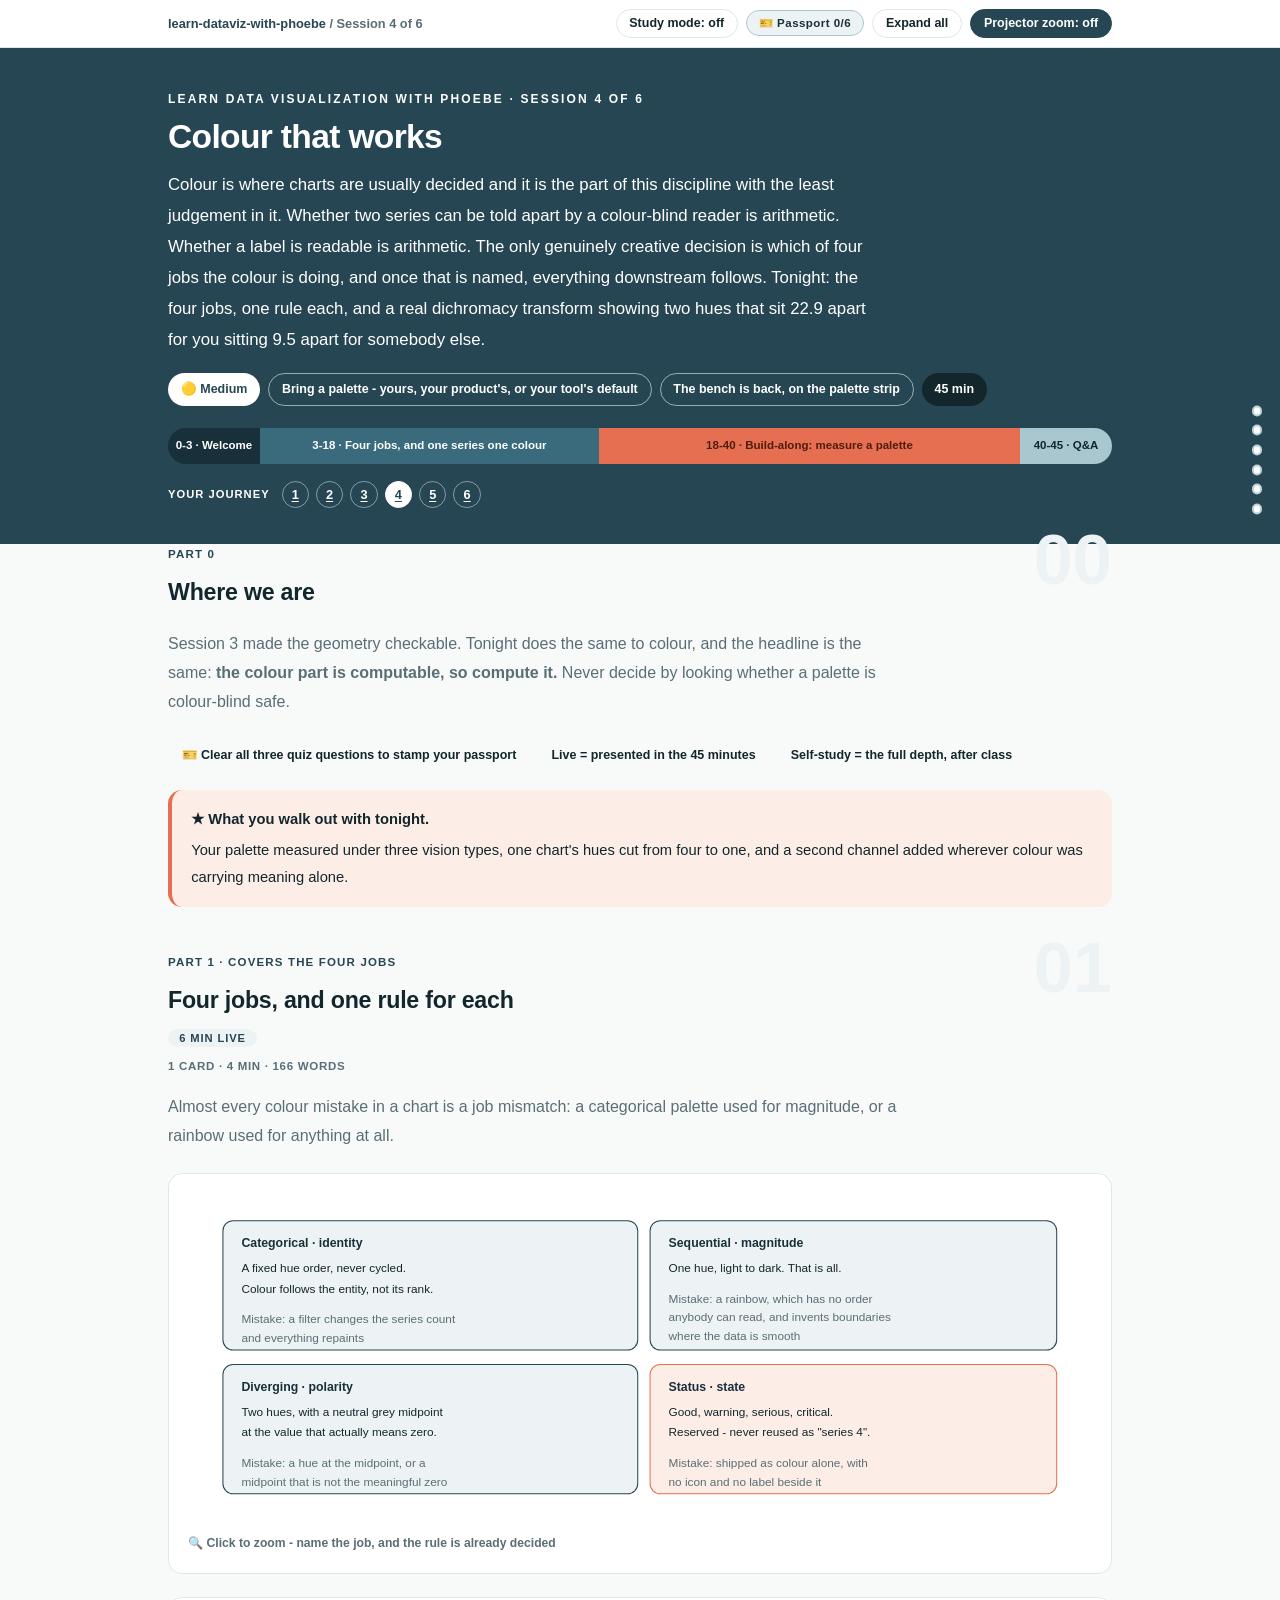
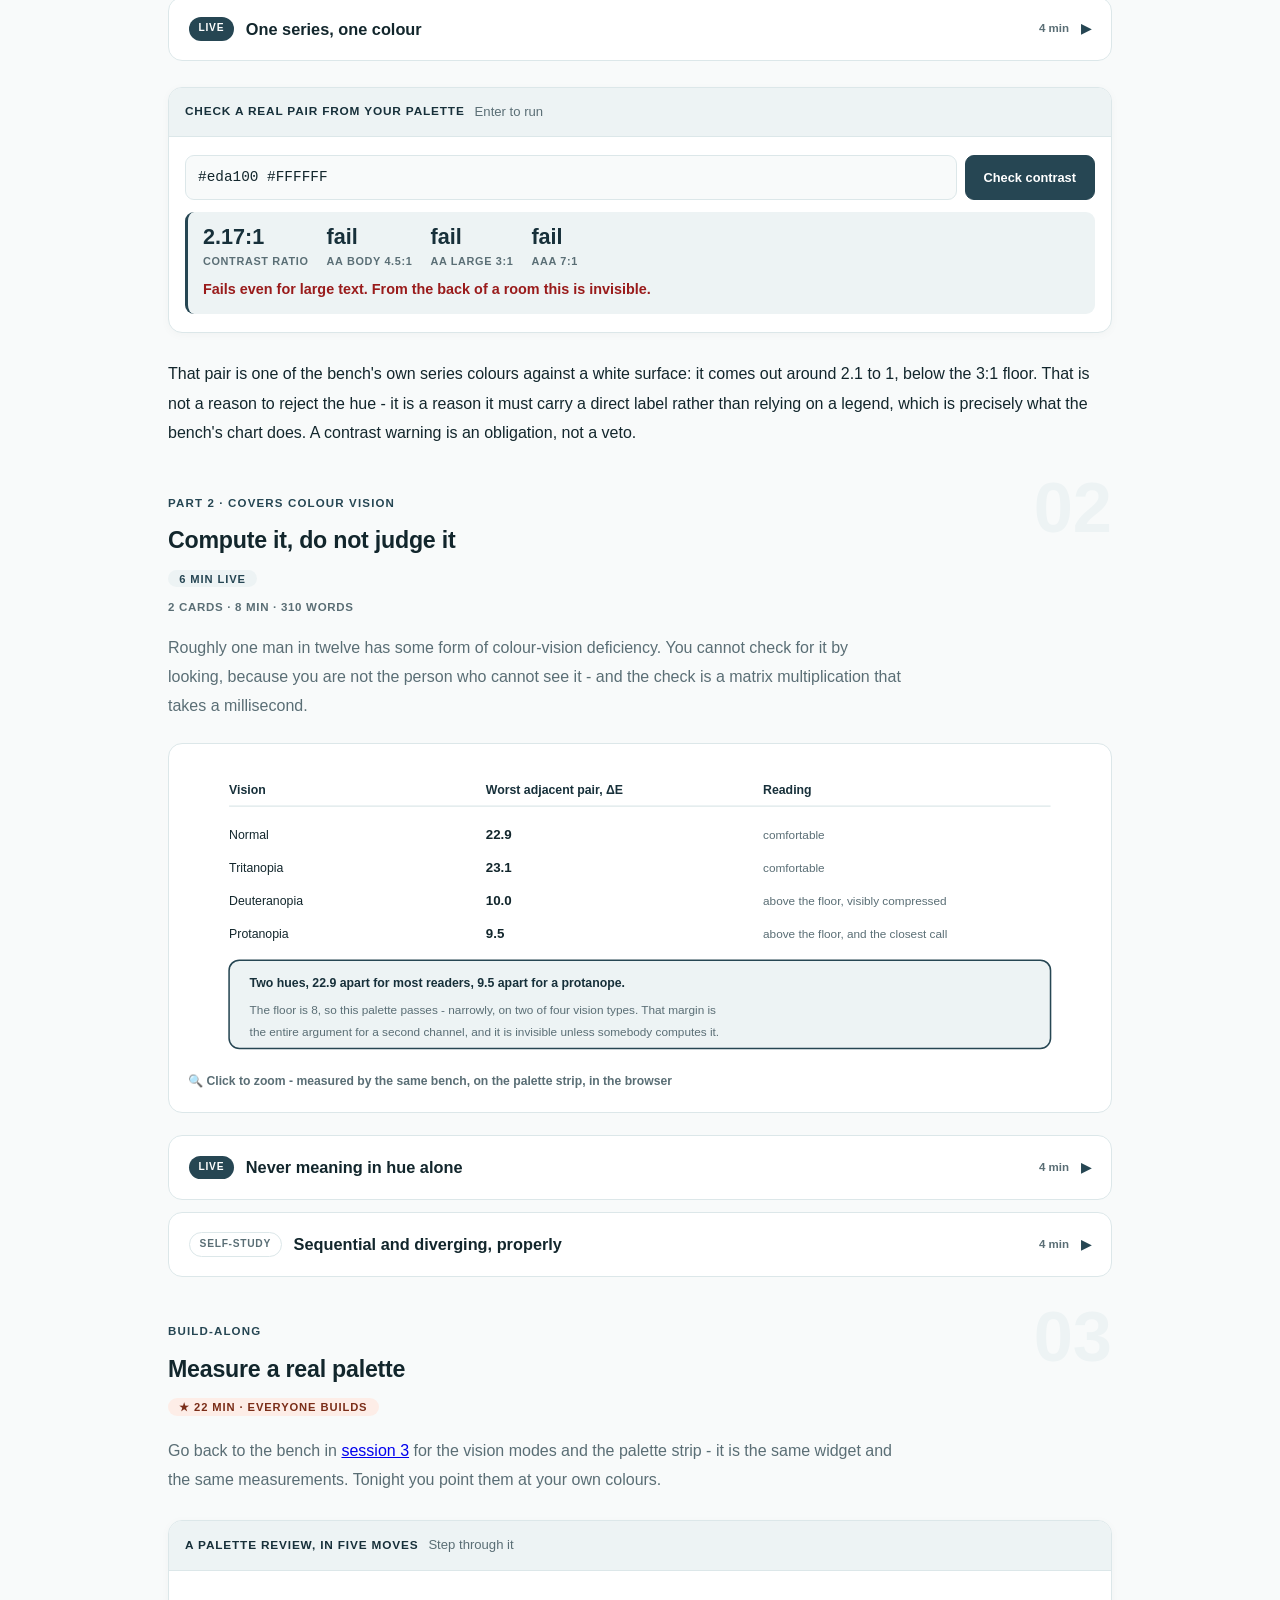
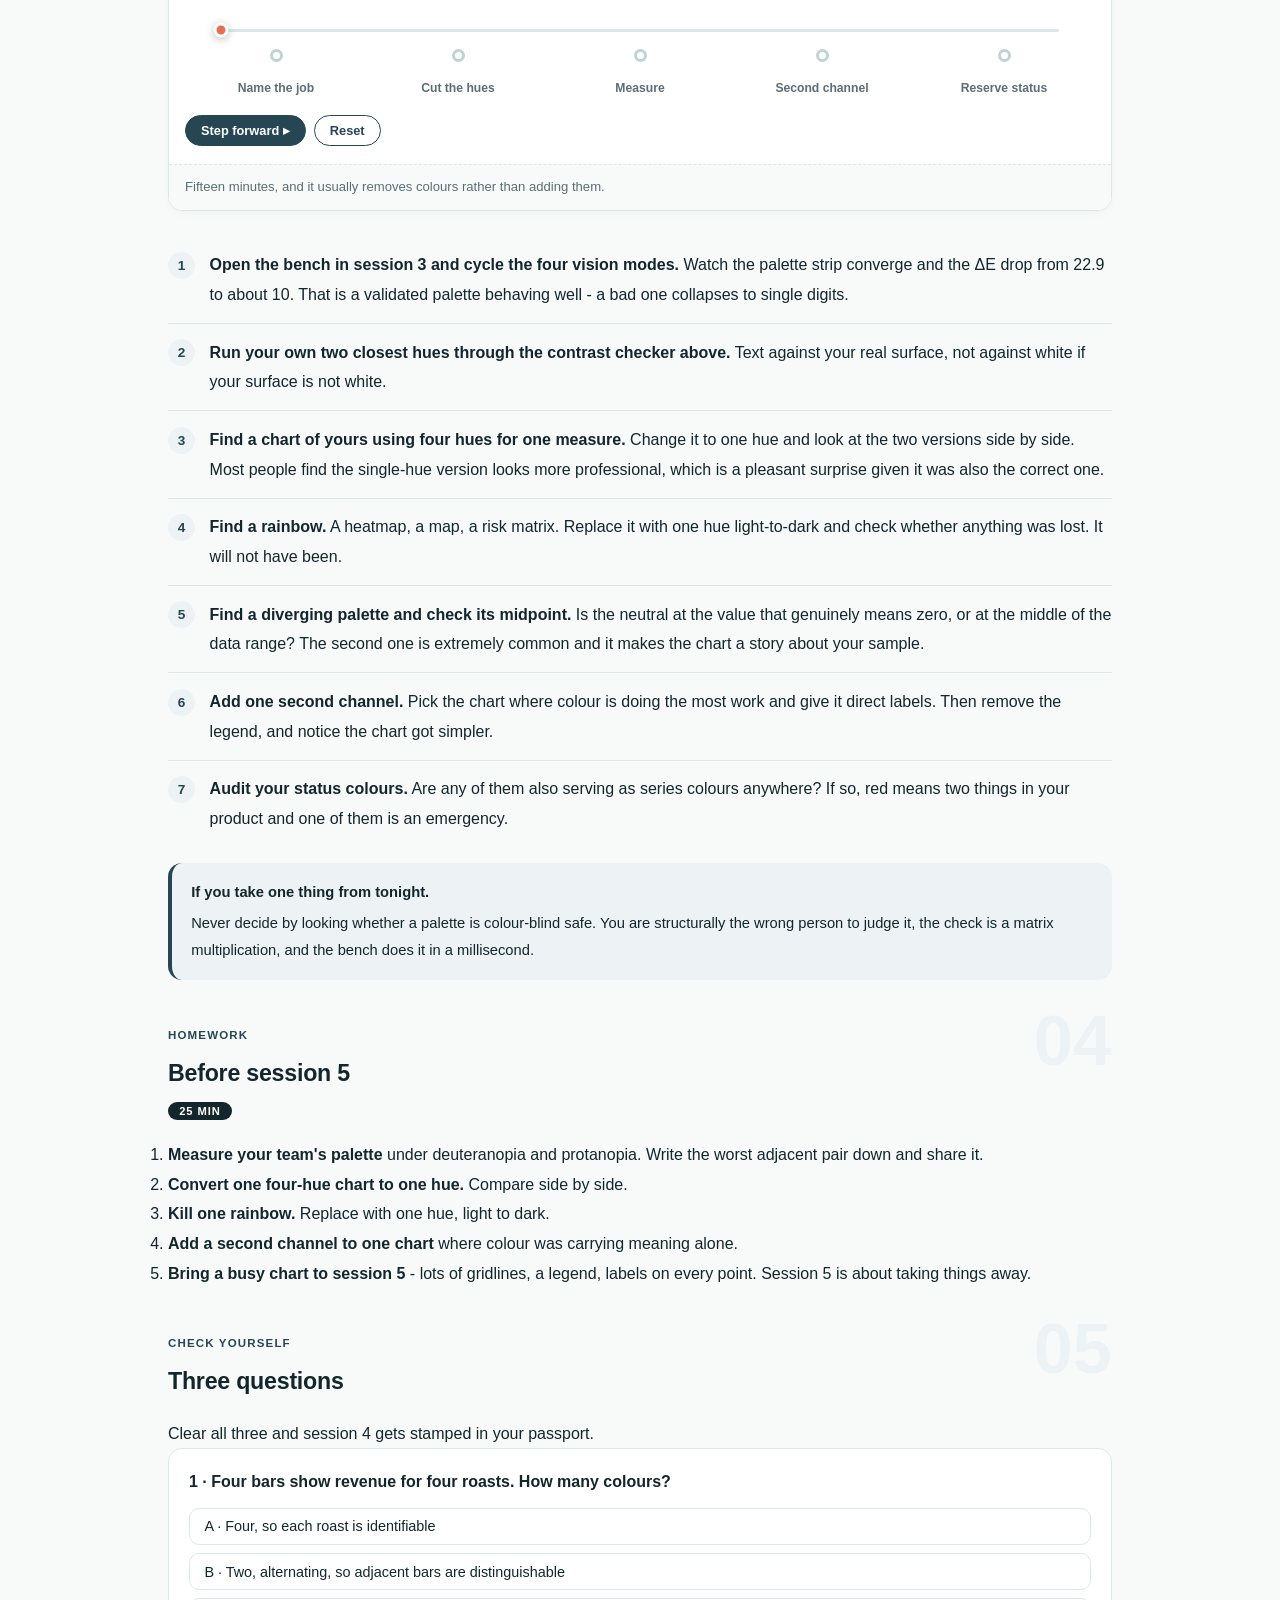
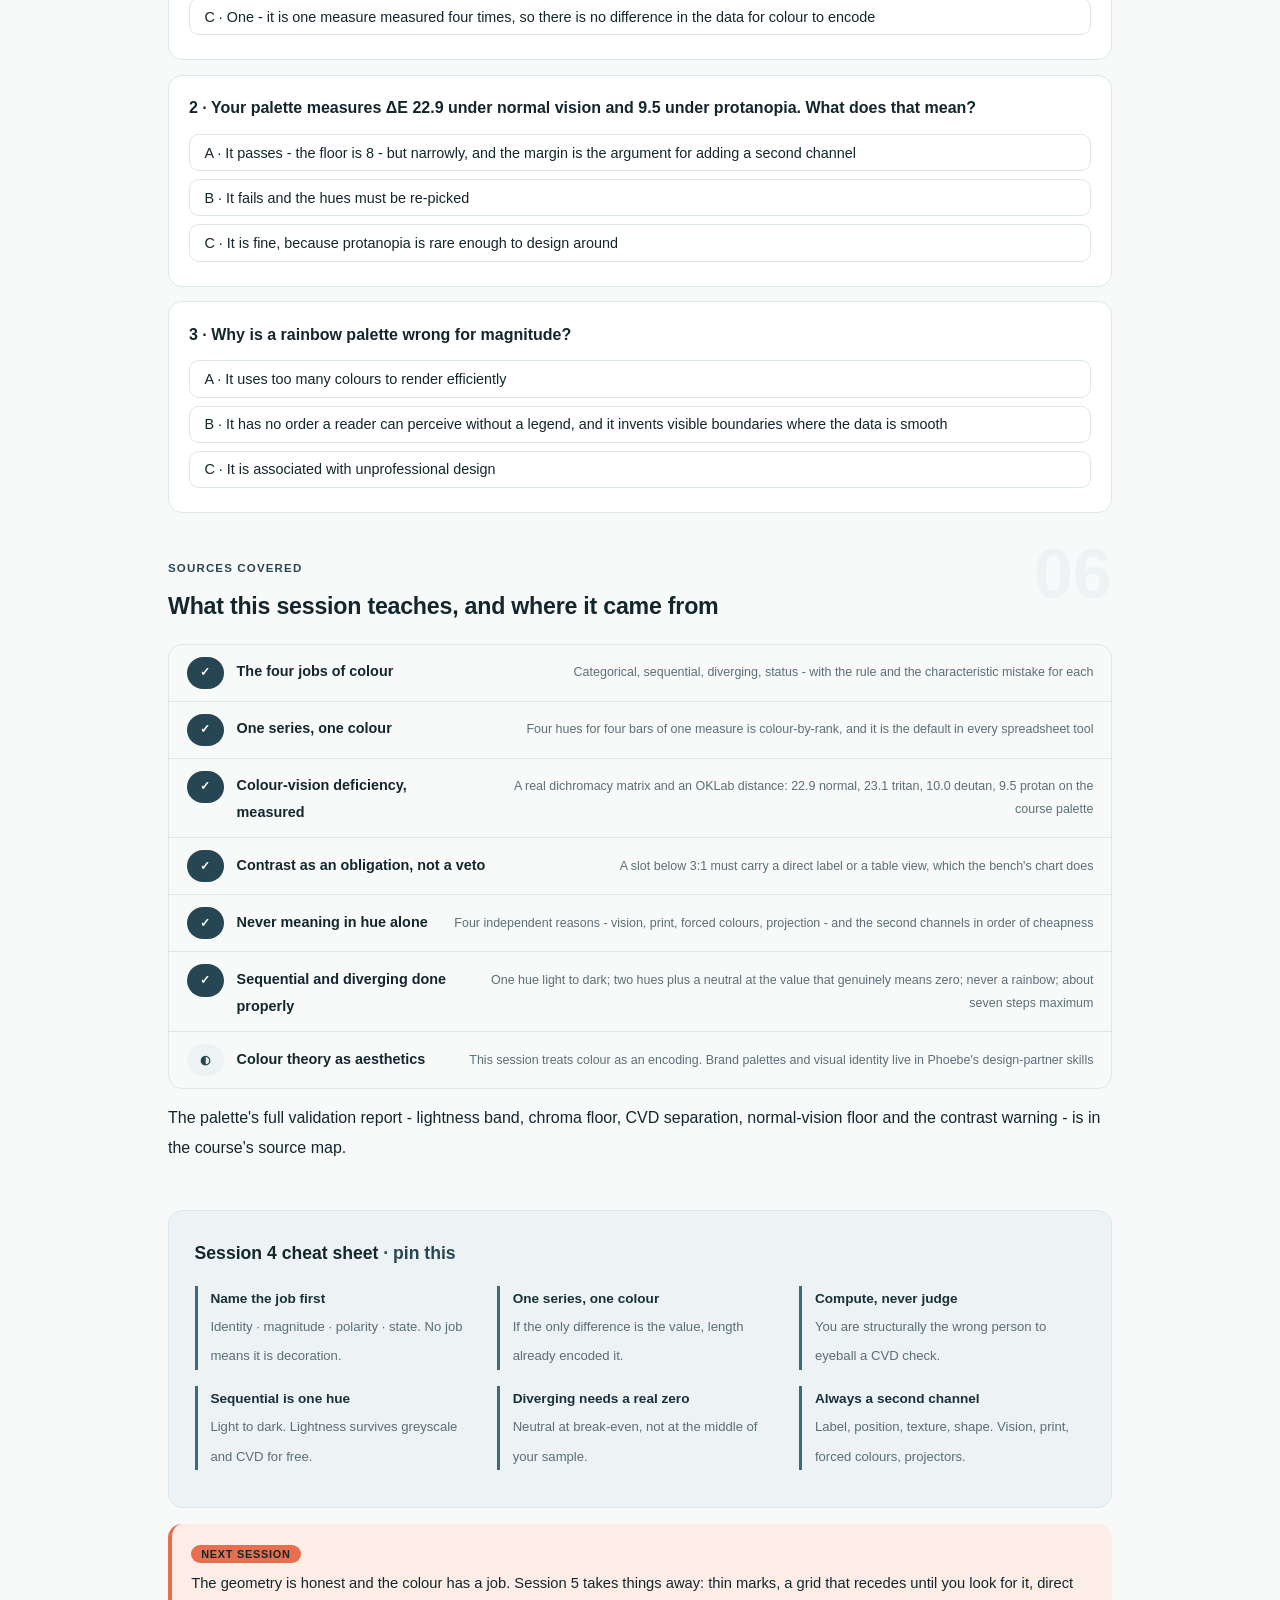
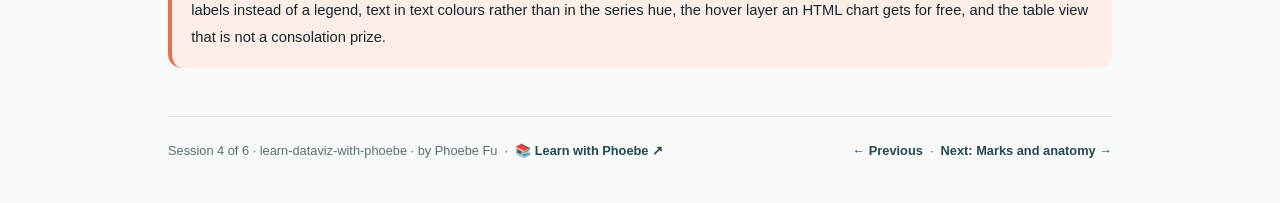
<file: courses/04-colour-that-works.html>
<!DOCTYPE html>
<html lang="en">
<head>
<meta charset="UTF-8">
<meta name="viewport" content="width=device-width, initial-scale=1.0">
<!-- social:start -->
<meta name="description" content="Session 4 of 6. The four jobs colour can do, one rule each. Colour-vision deficiency through a real matrix transform, contrast as arithmetic, and why four hues for four bars of the same measure is a mistake.">
<meta property="og:type" content="article">
<meta property="og:site_name" content="Learn with Phoebe">
<meta property="og:title" content="Colour that works - learn dataviz with phoebe">
<meta property="og:description" content="Session 4 of 6. The colour part is computable, so compute it.">
<meta property="og:url" content="https://phoebefu6.github.io/learn-dataviz-with-phoebe/courses/04-colour-that-works.html">
<meta property="og:image" content="https://phoebefu6.github.io/learn-dataviz-with-phoebe/assets/og-cover.png">
<meta property="og:image:width" content="1200">
<meta property="og:image:height" content="630">
<meta name="twitter:card" content="summary_large_image">
<meta name="twitter:title" content="Colour that works - learn dataviz with phoebe">
<meta name="twitter:description" content="Session 4 of 6. Four jobs, one rule each, and a real CVD transform.">
<meta name="twitter:image" content="https://phoebefu6.github.io/learn-dataviz-with-phoebe/assets/og-cover.png">
<!-- social:end -->
<title>Session 4 · Colour that works - learn dataviz with phoebe</title>
<link rel="stylesheet" href="../assets/style.css?v=24">
</head>
<body>

<div class="toolbar">
  <div class="wrap">
    <span class="crumb"><a href="../index.html">learn-dataviz-with-phoebe</a> / Session 4 of 6</span>
    <button class="btn" id="toggle-all" type="button">Expand all</button>
    <button class="btn primary" id="zoom-toggle" type="button">Projector zoom: off</button>
  </div>
</div>

<header class="masthead">
  <div class="wrap">
    <div class="eyebrow">Learn Data Visualization with Phoebe · Session 4 of 6</div>
    <h1>Colour that <span class="accent">works</span></h1>
    <p class="sub">Colour is where charts are usually decided and it is the part of this discipline with the least judgement in it. Whether two series can be told apart by a colour-blind reader is arithmetic. Whether a label is readable is arithmetic. The only genuinely creative decision is which of four jobs the colour is doing, and once that is named, everything downstream follows. Tonight: the four jobs, one rule each, and a real dichromacy transform showing two hues that sit 22.9 apart for you sitting 9.5 apart for somebody else.</p>
    <div class="chip-row">
      <span class="chip level">🟡 Medium</span>
      <span class="chip audience">Bring a palette - yours, your product's, or your tool's default</span>
      <span class="chip audience">The bench is back, on the palette strip</span>
      <span class="chip time">45 min</span>
    </div>
    <div class="agenda">
      <span class="a1" style="flex:1">0-3 · Welcome</span>
      <span class="a2" style="flex:4">3-18 · Four jobs, and one series one colour</span>
      <span class="a3" style="flex:5">18-40 · Build-along: measure a palette</span>
      <span class="a4" style="flex:1">40-45 · Q&amp;A</span>
    </div>
  </div>
</header>

<main class="wrap">

  <!-- ============ INTRO ============ -->
  <section class="section" id="intro">
    <div class="section-kicker">
      <span class="klabel">Part 0</span>
      <h2>Where we are</h2>
    </div>
    <p class="lede">Session 3 made the geometry checkable. Tonight does the same to colour, and the headline is the same: <strong>the colour part is computable, so compute it.</strong> Never decide by looking whether a palette is colour-blind safe.</p>

    <div class="legend">
      <span class="pill">🎫 Clear all three quiz questions to stamp your passport</span>
      <span class="pill">Live = presented in the 45 minutes</span>
      <span class="pill">Self-study = the full depth, after class</span>
    </div>

    <div class="callout win">
      <p><strong>★ What you walk out with tonight.</strong> Your palette measured under three vision types, one chart's hues cut from four to one, and a second channel added wherever colour was carrying meaning alone.</p>
    </div>
  </section>

  <!-- ============ PART 1 ============ -->
  <section class="section" id="part-1">
    <div class="section-kicker">
      <span class="klabel">Part 1 · covers the four jobs</span>
      <h2>Four jobs, and one rule for each</h2>
      <span class="tag concept">6 min live</span>
    </div>
    <p class="lede">Almost every colour mistake in a chart is a job mismatch: a categorical palette used for magnitude, or a rainbow used for anything at all.</p>

    <figure class="zoomable">
      <svg viewBox="0 0 880 320" xmlns="http://www.w3.org/2000/svg" role="img" aria-label="The four jobs colour can do in a chart, with the rule and the common mistake for each">
        <style>
          .v4jH { font: 800 12px Inter, sans-serif; fill: #17303A; }
          .v4jB { font: 400 11.5px Inter, sans-serif; fill: #12262C; }
          .v4jN { font: 400 11.5px Inter, sans-serif; fill: #5A6E75; }
        </style>
        <rect x="34" y="26" width="404" height="126" rx="10" fill="#EDF3F4" stroke="#264653"/>
        <text class="v4jH" x="52" y="52">Categorical · identity</text>
        <text class="v4jB" x="52" y="76">A fixed hue order, never cycled.</text>
        <text class="v4jB" x="52" y="96">Colour follows the entity, not its rank.</text>
        <text class="v4jN" x="52" y="126">Mistake: a filter changes the series count</text>
        <text class="v4jN" x="52" y="144">and everything repaints</text>

        <rect x="450" y="26" width="396" height="126" rx="10" fill="#EDF3F4" stroke="#264653"/>
        <text class="v4jH" x="468" y="52">Sequential · magnitude</text>
        <text class="v4jB" x="468" y="76">One hue, light to dark. That is all.</text>
        <text class="v4jN" x="468" y="106">Mistake: a rainbow, which has no order</text>
        <text class="v4jN" x="468" y="124">anybody can read, and invents boundaries</text>
        <text class="v4jN" x="468" y="142">where the data is smooth</text>

        <rect x="34" y="166" width="404" height="126" rx="10" fill="#EDF3F4" stroke="#264653"/>
        <text class="v4jH" x="52" y="192">Diverging · polarity</text>
        <text class="v4jB" x="52" y="216">Two hues, with a neutral grey midpoint</text>
        <text class="v4jB" x="52" y="236">at the value that actually means zero.</text>
        <text class="v4jN" x="52" y="266">Mistake: a hue at the midpoint, or a</text>
        <text class="v4jN" x="52" y="284">midpoint that is not the meaningful zero</text>

        <rect x="450" y="166" width="396" height="126" rx="10" fill="#FDEDE7" stroke="#E76F51"/>
        <text class="v4jH" x="468" y="192">Status · state</text>
        <text class="v4jB" x="468" y="216">Good, warning, serious, critical.</text>
        <text class="v4jB" x="468" y="236">Reserved - never reused as "series 4".</text>
        <text class="v4jN" x="468" y="266">Mistake: shipped as colour alone, with</text>
        <text class="v4jN" x="468" y="284">no icon and no label beside it</text>
      </svg>
      <figcaption>🔍 Click to zoom - name the job, and the rule is already decided</figcaption>
    </figure>

    <details class="card">
      <summary><span class="mode live">Live</span>One series, one colour<span class="mini">4 min</span><span class="caret">▶</span></summary>
      <div class="body">
        <p>Four bars showing revenue for four roasts is <strong>one series</strong>. It is one measure, measured four times. Giving each bar its own hue is colour-by-rank, and it is probably the most widespread colour mistake in business charts because every spreadsheet tool does it by default.</p>
        <p>What it costs:</p>
        <ul>
          <li><strong>It implies a distinction that is not in the data.</strong> The reader looks for what the blue ones have in common. There is nothing.</li>
          <li><strong>It spends your categorical palette</strong> on a chart that needed none of it, so when a genuinely categorical chart appears next to it, the same hues now mean something else.</li>
          <li><strong>It makes the legend necessary</strong> where a direct label would have done, and legends are a matching exercise.</li>
        </ul>
        <div class="callout tip">
          <p>The rule: <strong>colour encodes a difference that exists in the data.</strong> If the only difference between your bars is their value, the value is already encoded - by length - and colour has nothing left to do. One hue, and spend the attention on the labels.</p>
        </div>
      </div>
    </details>

    <div class="tryrow" data-fn="contrast" data-title="Check a real pair from your palette" data-hint="Two hex colours: text then background" data-seed="#eda100 #FFFFFF" data-cta="Check contrast"></div>

    <p>That pair is one of the bench's own series colours against a white surface: it comes out around 2.1 to 1, below the 3:1 floor. That is not a reason to reject the hue - it is a reason it must carry a direct label rather than relying on a legend, which is precisely what the bench's chart does. A contrast warning is an obligation, not a veto.</p>
  </section>

  <!-- ============ PART 2 ============ -->
  <section class="section" id="part-2">
    <div class="section-kicker">
      <span class="klabel">Part 2 · covers colour vision</span>
      <h2>Compute it, do not judge it</h2>
      <span class="tag concept">6 min live</span>
    </div>
    <p class="lede">Roughly one man in twelve has some form of colour-vision deficiency. You cannot check for it by looking, because you are not the person who cannot see it - and the check is a matrix multiplication that takes a millisecond.</p>

    <figure class="zoomable">
      <svg viewBox="0 0 880 290" xmlns="http://www.w3.org/2000/svg" role="img" aria-label="Perceptual separation of the same four-hue palette measured under normal vision and three colour vision deficiencies">
        <style>
          .v4cH { font: 800 12px Inter, sans-serif; fill: #17303A; }
          .v4cB { font: 400 12px Inter, sans-serif; fill: #12262C; }
          .v4cN { font: 400 11.5px Inter, sans-serif; fill: #5A6E75; }
          .v4cV { font: 800 13px Inter, sans-serif; fill: #12262C; }
        </style>
        <text class="v4cH" x="40" y="30">Vision</text>
        <text class="v4cH" x="290" y="30">Worst adjacent pair, ΔE</text>
        <text class="v4cH" x="560" y="30">Reading</text>
        <line x1="40" y1="42" x2="840" y2="42" stroke="#DCE7E9"/>

        <text class="v4cB" x="40" y="74">Normal</text>
        <text class="v4cV" x="290" y="74">22.9</text>
        <text class="v4cN" x="560" y="74">comfortable</text>

        <text class="v4cB" x="40" y="106">Tritanopia</text>
        <text class="v4cV" x="290" y="106">23.1</text>
        <text class="v4cN" x="560" y="106">comfortable</text>

        <text class="v4cB" x="40" y="138">Deuteranopia</text>
        <text class="v4cV" x="290" y="138">10.0</text>
        <text class="v4cN" x="560" y="138">above the floor, visibly compressed</text>

        <text class="v4cB" x="40" y="170">Protanopia</text>
        <text class="v4cV" x="290" y="170">9.5</text>
        <text class="v4cN" x="560" y="170">above the floor, and the closest call</text>

        <rect x="40" y="192" width="800" height="86" rx="10" fill="#EDF3F4" stroke="#264653" stroke-width="1.5"/>
        <text class="v4cH" x="60" y="218">Two hues, 22.9 apart for most readers, 9.5 apart for a protanope.</text>
        <text class="v4cN" x="60" y="244">The floor is 8, so this palette passes - narrowly, on two of four vision types. That margin is</text>
        <text class="v4cN" x="60" y="266">the entire argument for a second channel, and it is invisible unless somebody computes it.</text>
      </svg>
      <figcaption>🔍 Click to zoom - measured by the same bench, on the palette strip, in the browser</figcaption>
    </figure>

    <details class="card">
      <summary><span class="mode live">Live</span>Never meaning in hue alone<span class="mini">4 min</span><span class="caret">▶</span></summary>
      <div class="body">
        <p>Even a palette that passes needs a second channel, for four reasons that have nothing to do with each other:</p>
        <ul>
          <li><strong>Colour vision.</strong> The measured case above.</li>
          <li><strong>Print.</strong> Somebody will print it in greyscale, and hue collapses to lightness.</li>
          <li><strong>Forced colours.</strong> High-contrast operating-system modes replace your palette entirely.</li>
          <li><strong>Projection.</strong> A dim projector in a bright room flattens everything, and you will be standing next to it.</li>
        </ul>
        <p>The second channels, in order of how cheap they are: <strong>a direct label</strong> (free, and better than a legend anyway), <strong>position</strong> (a sorted order the reader can rely on), <strong>texture</strong> (a hatch at 45 degrees), and <strong>shape</strong> for point marks.</p>
        <div class="callout example">
          <span class="ex-pill">The status-colour rule</span>
          <p>Good, warning, serious, critical are reserved and always ship with an icon and a word. A red dot on its own is meaningless to a protanope, in greyscale, and to anybody who has not learnt your convention - which is most people, most of the time.</p>
        </div>
      </div>
    </details>

    <details class="card">
      <summary><span class="mode self">Self-study</span>Sequential and diverging, properly<span class="mini">4 min</span><span class="caret">▶</span></summary>
      <div class="body">
        <ul>
          <li><strong>Sequential is one hue, light to dark.</strong> Lightness carries the magnitude, which is why it survives greyscale and colour blindness for free. A two-hue "sequential" ramp is a diverging palette that has not admitted it.</li>
          <li><strong>Never a rainbow for magnitude.</strong> It has no order anybody can read without a legend, it invents visible boundaries where the data is smooth, and the yellow band reads as a peak wherever it lands. It persists because it looks like more information.</li>
          <li><strong>Diverging is two hues plus a neutral,</strong> and the neutral must sit at the value that genuinely means zero - break-even, no change, the target. A diverging palette centred on the mean of your data is telling a story about your sample, not about the world.</li>
          <li><strong>Check the number of steps.</strong> Beyond about seven, people cannot map a colour back to a bin. If you need more resolution than that, you need a different form or a tooltip.</li>
        </ul>
      </div>
    </details>
  </section>

  <!-- ============ DEMO ============ -->
  <section class="section" id="demo-1">
    <div class="section-kicker">
      <span class="klabel">Build-along</span>
      <h2>Measure a real palette</h2>
      <span class="tag demo">★ 22 min · everyone builds</span>
    </div>
    <p class="lede">Go back to the bench in <a href="03-honesty.html">session 3</a> for the vision modes and the palette strip - it is the same widget and the same measurements. Tonight you point them at your own colours.</p>

    <div class="tick" data-stages="Name the job|Cut the hues|Measure|Second channel|Reserve status" data-title="A palette review, in five moves" data-foot="Fifteen minutes, and it usually removes colours rather than adding them.">
      <p class="tick-note" data-stage="0"><b>Name the job.</b> For each use of colour in your chart: identity, magnitude, polarity or state. If you cannot name one, the colour is decoration and it should go.</p>
      <p class="tick-note" data-stage="1"><b>Cut the hues.</b> One series gets one colour. Count how many charts in your deck are using four hues to say one thing.</p>
      <p class="tick-note" data-stage="2"><b>Measure.</b> Contrast against your actual surface, and separation under deuteranopia and protanopia. Never judge this by looking.</p>
      <p class="tick-note" data-stage="3"><b>Second channel.</b> Wherever colour carries meaning, add a label, a position, a texture or a shape. Cheapest first: direct labels are free and better than a legend.</p>
      <p class="tick-note" data-stage="4"><b>Reserve status.</b> Good, warning, serious, critical are not available as series colours. Take them out of the categorical set and give them an icon and a word.</p>
    </div>

    <div class="steps">
      <div class="step"><p><strong>Open the bench in session 3 and cycle the four vision modes.</strong> Watch the palette strip converge and the ΔE drop from 22.9 to about 10. That is a validated palette behaving well - a bad one collapses to single digits.</p></div>
      <div class="step"><p><strong>Run your own two closest hues through the contrast checker above.</strong> Text against your real surface, not against white if your surface is not white.</p></div>
      <div class="step"><p><strong>Find a chart of yours using four hues for one measure.</strong> Change it to one hue and look at the two versions side by side. Most people find the single-hue version looks more professional, which is a pleasant surprise given it was also the correct one.</p></div>
      <div class="step"><p><strong>Find a rainbow.</strong> A heatmap, a map, a risk matrix. Replace it with one hue light-to-dark and check whether anything was lost. It will not have been.</p></div>
      <div class="step"><p><strong>Find a diverging palette and check its midpoint.</strong> Is the neutral at the value that genuinely means zero, or at the middle of the data range? The second one is extremely common and it makes the chart a story about your sample.</p></div>
      <div class="step"><p><strong>Add one second channel.</strong> Pick the chart where colour is doing the most work and give it direct labels. Then remove the legend, and notice the chart got simpler.</p></div>
      <div class="step"><p><strong>Audit your status colours.</strong> Are any of them also serving as series colours anywhere? If so, red means two things in your product and one of them is an emergency.</p></div>
    </div>

    <div class="callout tip">
      <p><strong>If you take one thing from tonight.</strong> Never decide by looking whether a palette is colour-blind safe. You are structurally the wrong person to judge it, the check is a matrix multiplication, and the bench does it in a millisecond.</p>
    </div>
  </section>

  <!-- ============ HOMEWORK ============ -->
  <section class="section" id="exercise">
    <div class="section-kicker">
      <span class="klabel">Homework</span>
      <h2>Before session 5</h2>
      <span class="tag exercise">25 min</span>
    </div>
    <ol>
      <li><strong>Measure your team's palette</strong> under deuteranopia and protanopia. Write the worst adjacent pair down and share it.</li>
      <li><strong>Convert one four-hue chart to one hue.</strong> Compare side by side.</li>
      <li><strong>Kill one rainbow.</strong> Replace with one hue, light to dark.</li>
      <li><strong>Add a second channel to one chart</strong> where colour was carrying meaning alone.</li>
      <li><strong>Bring a busy chart to session 5</strong> - lots of gridlines, a legend, labels on every point. Session 5 is about taking things away.</li>
    </ol>
  </section>

  <!-- ============ QUIZ ============ -->
  <section class="section" id="quiz">
    <div class="section-kicker">
      <span class="klabel">Check yourself</span>
      <h2>Three questions</h2>
    </div>
    <p>Clear all three and session 4 gets stamped in your passport.</p>

    <div class="quiz-q" data-answer="2">
      <p class="qtext">1 · Four bars show revenue for four roasts. How many colours?</p>
      <button class="qopt" type="button">A · Four, so each roast is identifiable</button>
      <button class="qopt" type="button">B · Two, alternating, so adjacent bars are distinguishable</button>
      <button class="qopt" type="button">C · One - it is one measure measured four times, so there is no difference in the data for colour to encode</button>
      <p class="qwhy">The only thing distinguishing the bars is their value, and the value is already encoded by length. Four hues imply a categorical distinction that does not exist, spend the categorical palette on a chart that needed none of it, and force a legend where a direct label would do.</p>
    </div>

    <div class="quiz-q" data-answer="0">
      <p class="qtext">2 · Your palette measures ΔE 22.9 under normal vision and 9.5 under protanopia. What does that mean?</p>
      <button class="qopt" type="button">A · It passes - the floor is 8 - but narrowly, and the margin is the argument for adding a second channel</button>
      <button class="qopt" type="button">B · It fails and the hues must be re-picked</button>
      <button class="qopt" type="button">C · It is fine, because protanopia is rare enough to design around</button>
      <p class="qwhy">9.5 clears the floor of 8, so the palette is usable. It is also less than half the separation most readers get, which is exactly the situation where a direct label or a texture costs nothing and removes the risk. And roughly one man in twelve has some form of CVD, which is not a rounding error.</p>
    </div>

    <div class="quiz-q" data-answer="1">
      <p class="qtext">3 · Why is a rainbow palette wrong for magnitude?</p>
      <button class="qopt" type="button">A · It uses too many colours to render efficiently</button>
      <button class="qopt" type="button">B · It has no order a reader can perceive without a legend, and it invents visible boundaries where the data is smooth</button>
      <button class="qopt" type="button">C · It is associated with unprofessional design</button>
      <p class="qwhy">Magnitude needs an ordered channel, and lightness is one - which is why sequential is a single hue from light to dark. Hue is not ordered: nobody can say whether green is more than orange without checking. The yellow band also reads as a peak wherever it happens to fall.</p>
    </div>

    <p class="quiz-score"></p>
  </section>

  <!-- ============ OFFICIAL COVERAGE ============ -->
  <section class="section" id="official">
    <div class="section-kicker">
      <span class="klabel">Sources covered</span>
      <h2>What this session teaches, and where it came from</h2>
    </div>
    <div class="covered">
      <div class="covered-row"><span class="status pill solid">✓</span><span class="name">The four jobs of colour</span><span class="note">Categorical, sequential, diverging, status - with the rule and the characteristic mistake for each</span></div>
      <div class="covered-row"><span class="status pill solid">✓</span><span class="name">One series, one colour</span><span class="note">Four hues for four bars of one measure is colour-by-rank, and it is the default in every spreadsheet tool</span></div>
      <div class="covered-row"><span class="status pill solid">✓</span><span class="name">Colour-vision deficiency, measured</span><span class="note">A real dichromacy matrix and an OKLab distance: 22.9 normal, 23.1 tritan, 10.0 deutan, 9.5 protan on the course palette</span></div>
      <div class="covered-row"><span class="status pill solid">✓</span><span class="name">Contrast as an obligation, not a veto</span><span class="note">A slot below 3:1 must carry a direct label or a table view, which the bench's chart does</span></div>
      <div class="covered-row"><span class="status pill solid">✓</span><span class="name">Never meaning in hue alone</span><span class="note">Four independent reasons - vision, print, forced colours, projection - and the second channels in order of cheapness</span></div>
      <div class="covered-row"><span class="status pill solid">✓</span><span class="name">Sequential and diverging done properly</span><span class="note">One hue light to dark; two hues plus a neutral at the value that genuinely means zero; never a rainbow; about seven steps maximum</span></div>
      <div class="covered-row"><span class="status pill light">◐</span><span class="name">Colour theory as aesthetics</span><span class="note">This session treats colour as an encoding. Brand palettes and visual identity live in Phoebe's design-partner skills</span></div>
    </div>
    <p class="mono" style="margin-top:14px">The palette's full validation report - lightness band, chroma floor, CVD separation, normal-vision floor and the contrast warning - is in the course's source map.</p>
  </section>

  <!-- ============ CHEAT SHEET ============ -->
  <section class="cheat" id="cheatsheet">
    <h3>Session 4 cheat sheet <span>· pin this</span></h3>
    <div class="grid-2">
      <div class="cheat-item"><b>Name the job first</b><span>Identity · magnitude · polarity · state. No job means it is decoration.</span></div>
      <div class="cheat-item"><b>One series, one colour</b><span>If the only difference is the value, length already encoded it.</span></div>
      <div class="cheat-item"><b>Compute, never judge</b><span>You are structurally the wrong person to eyeball a CVD check.</span></div>
      <div class="cheat-item"><b>Sequential is one hue</b><span>Light to dark. Lightness survives greyscale and CVD for free.</span></div>
      <div class="cheat-item"><b>Diverging needs a real zero</b><span>Neutral at break-even, not at the middle of your sample.</span></div>
      <div class="cheat-item"><b>Always a second channel</b><span>Label, position, texture, shape. Vision, print, forced colours, projectors.</span></div>
    </div>
  </section>

  <div class="callout next">
    <span class="nx-pill">Next session</span>
    <p>The geometry is honest and the colour has a job. Session 5 takes things away: thin marks, a grid that recedes until you look for it, direct labels instead of a legend, text in text colours rather than in the series hue, the hover layer an HTML chart gets for free, and the table view that is not a consolation prize.</p>
  </div>

  <footer class="pagefoot">
    <span>Session 4 of 6 · learn-dataviz-with-phoebe · by Phoebe Fu &nbsp;·&nbsp; 📚 <a href="https://phoebefu6.github.io/learn-with-phoebe/">Learn with Phoebe ↗</a></span>
    <span><a href="03-honesty.html">← Previous</a> &nbsp;·&nbsp; <a href="05-marks-and-anatomy.html">Next: Marks and anatomy →</a></span>
  </footer>

</main>

<script src="../assets/app.js?v=22"></script>
</body>
</html>
</file>
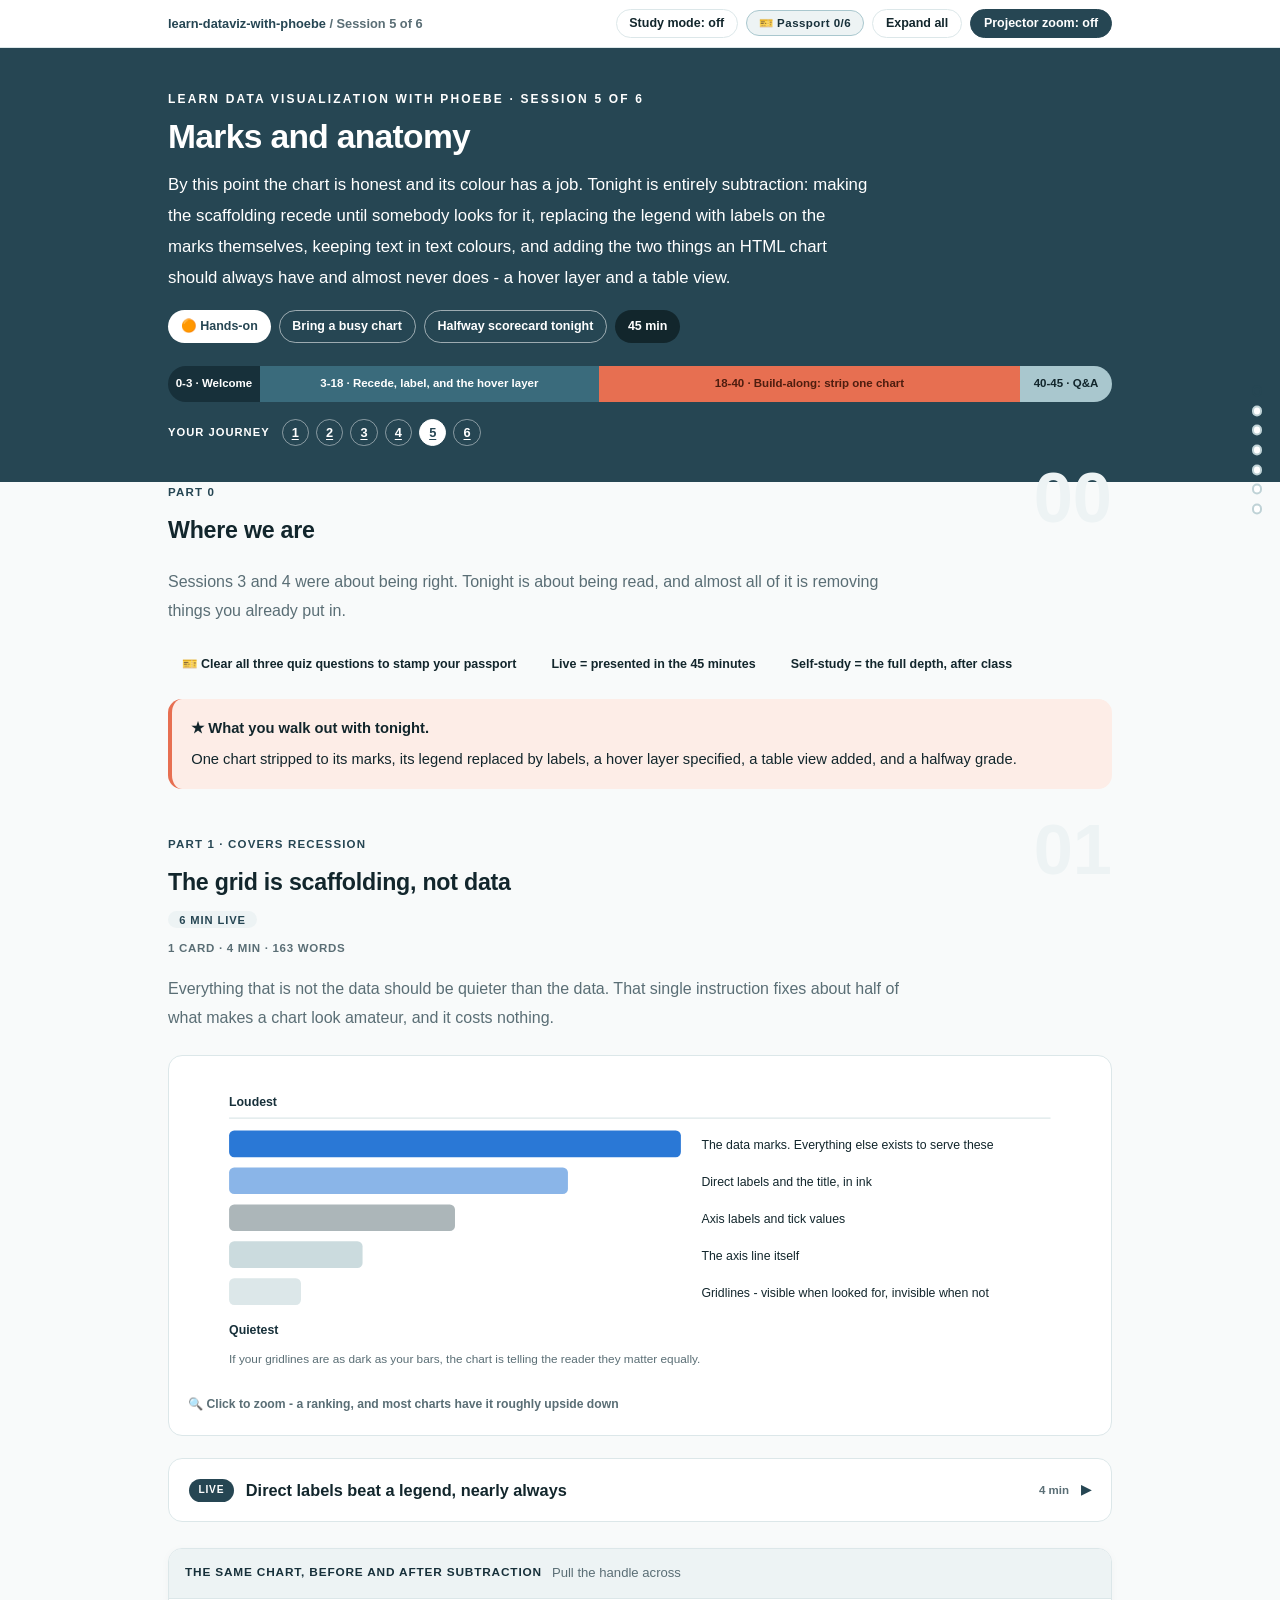
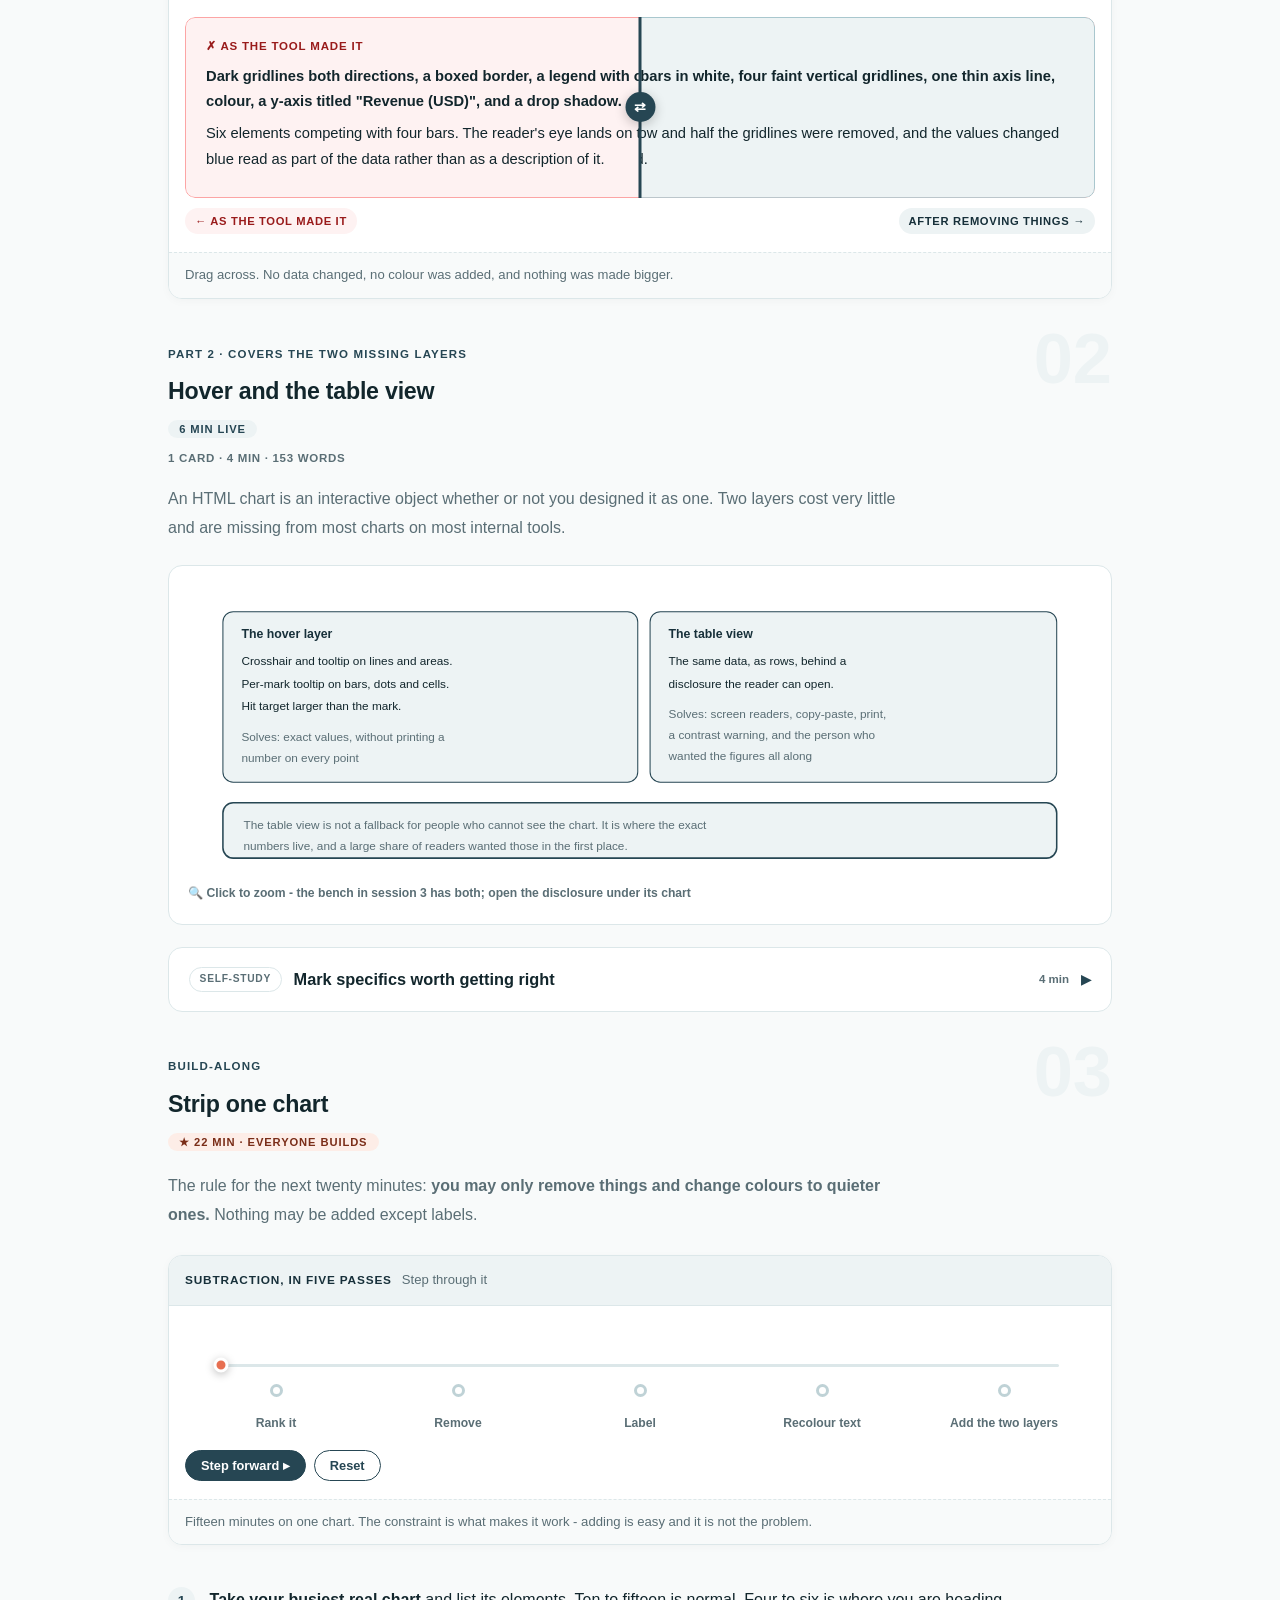
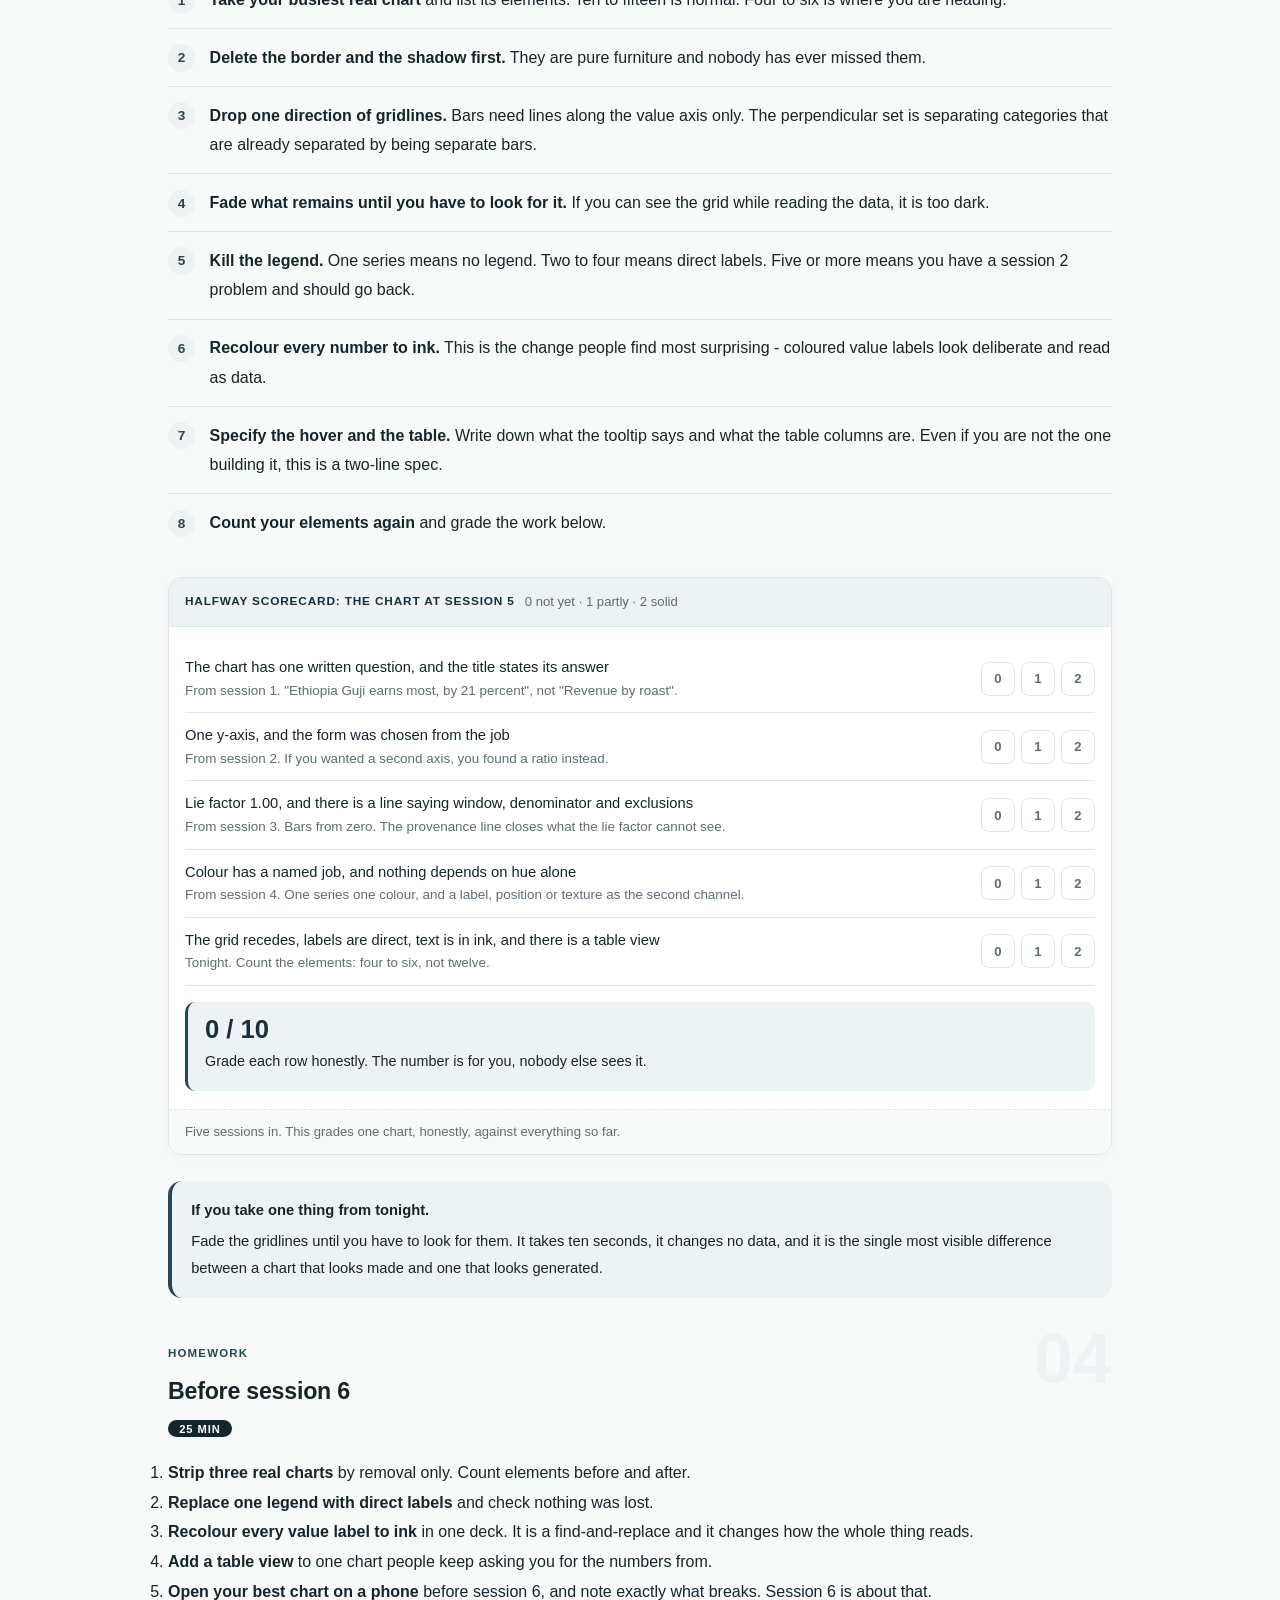
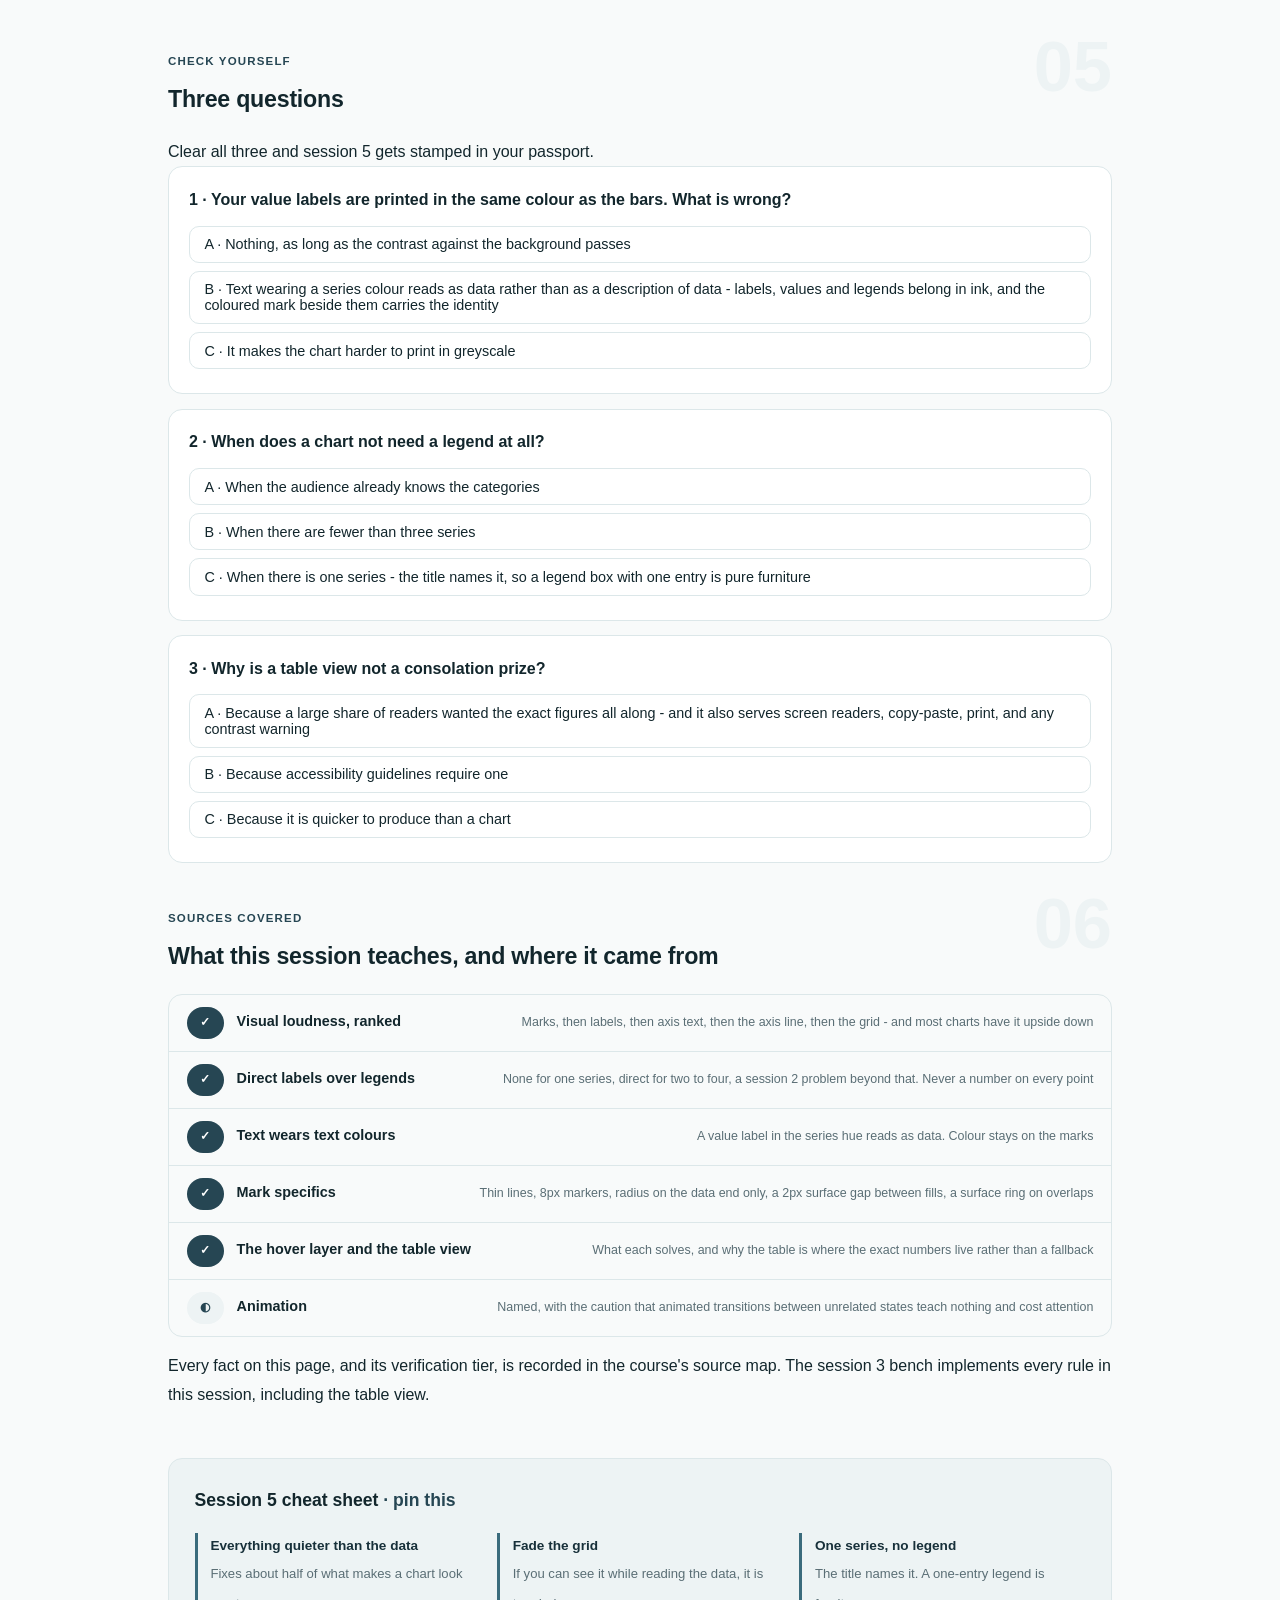
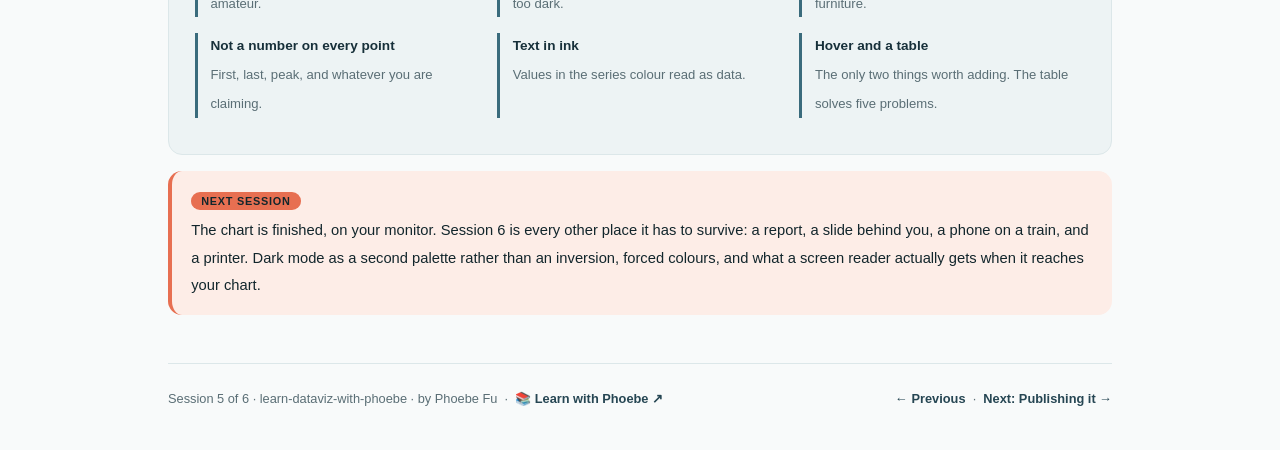
<file: courses/05-marks-and-anatomy.html>
<!DOCTYPE html>
<html lang="en">
<head>
<meta charset="UTF-8">
<meta name="viewport" content="width=device-width, initial-scale=1.0">
<!-- social:start -->
<meta name="description" content="Session 5 of 6. Thin marks, recessive scaffolding, direct labels instead of a legend, text in text colours, the hover layer, and the table view that is not a consolation prize.">
<meta property="og:type" content="article">
<meta property="og:site_name" content="Learn with Phoebe">
<meta property="og:title" content="Marks and anatomy - learn dataviz with phoebe">
<meta property="og:description" content="Session 5 of 6. The grid is scaffolding, not data.">
<meta property="og:url" content="https://phoebefu6.github.io/learn-dataviz-with-phoebe/courses/05-marks-and-anatomy.html">
<meta property="og:image" content="https://phoebefu6.github.io/learn-dataviz-with-phoebe/assets/og-cover.png">
<meta property="og:image:width" content="1200">
<meta property="og:image:height" content="630">
<meta name="twitter:card" content="summary_large_image">
<meta name="twitter:title" content="Marks and anatomy - learn dataviz with phoebe">
<meta name="twitter:description" content="Session 5 of 6. Direct labels, recessive grid, and the table view.">
<meta name="twitter:image" content="https://phoebefu6.github.io/learn-dataviz-with-phoebe/assets/og-cover.png">
<!-- social:end -->
<title>Session 5 · Marks and anatomy - learn dataviz with phoebe</title>
<link rel="stylesheet" href="../assets/style.css?v=24">
</head>
<body>

<div class="toolbar">
  <div class="wrap">
    <span class="crumb"><a href="../index.html">learn-dataviz-with-phoebe</a> / Session 5 of 6</span>
    <button class="btn" id="toggle-all" type="button">Expand all</button>
    <button class="btn primary" id="zoom-toggle" type="button">Projector zoom: off</button>
  </div>
</div>

<header class="masthead">
  <div class="wrap">
    <div class="eyebrow">Learn Data Visualization with Phoebe · Session 5 of 6</div>
    <h1>Marks and <span class="accent">anatomy</span></h1>
    <p class="sub">By this point the chart is honest and its colour has a job. Tonight is entirely subtraction: making the scaffolding recede until somebody looks for it, replacing the legend with labels on the marks themselves, keeping text in text colours, and adding the two things an HTML chart should always have and almost never does - a hover layer and a table view.</p>
    <div class="chip-row">
      <span class="chip level">🟠 Hands-on</span>
      <span class="chip audience">Bring a busy chart</span>
      <span class="chip audience">Halfway scorecard tonight</span>
      <span class="chip time">45 min</span>
    </div>
    <div class="agenda">
      <span class="a1" style="flex:1">0-3 · Welcome</span>
      <span class="a2" style="flex:4">3-18 · Recede, label, and the hover layer</span>
      <span class="a3" style="flex:5">18-40 · Build-along: strip one chart</span>
      <span class="a4" style="flex:1">40-45 · Q&amp;A</span>
    </div>
  </div>
</header>

<main class="wrap">

  <!-- ============ INTRO ============ -->
  <section class="section" id="intro">
    <div class="section-kicker">
      <span class="klabel">Part 0</span>
      <h2>Where we are</h2>
    </div>
    <p class="lede">Sessions 3 and 4 were about being right. Tonight is about being read, and almost all of it is removing things you already put in.</p>

    <div class="legend">
      <span class="pill">🎫 Clear all three quiz questions to stamp your passport</span>
      <span class="pill">Live = presented in the 45 minutes</span>
      <span class="pill">Self-study = the full depth, after class</span>
    </div>

    <div class="callout win">
      <p><strong>★ What you walk out with tonight.</strong> One chart stripped to its marks, its legend replaced by labels, a hover layer specified, a table view added, and a halfway grade.</p>
    </div>
  </section>

  <!-- ============ PART 1 ============ -->
  <section class="section" id="part-1">
    <div class="section-kicker">
      <span class="klabel">Part 1 · covers recession</span>
      <h2>The grid is scaffolding, not data</h2>
      <span class="tag concept">6 min live</span>
    </div>
    <p class="lede">Everything that is not the data should be quieter than the data. That single instruction fixes about half of what makes a chart look amateur, and it costs nothing.</p>

    <figure class="zoomable">
      <svg viewBox="0 0 880 300" xmlns="http://www.w3.org/2000/svg" role="img" aria-label="Chart elements ranked by how visually loud they should be, from the data marks down to the grid">
        <style>
          .v5rH { font: 800 12px Inter, sans-serif; fill: #17303A; }
          .v5rB { font: 400 12px Inter, sans-serif; fill: #12262C; }
          .v5rN { font: 400 11.5px Inter, sans-serif; fill: #5A6E75; }
        </style>
        <text class="v5rH" x="40" y="30">Loudest</text>
        <line x1="40" y1="42" x2="840" y2="42" stroke="#DCE7E9"/>

        <rect x="40" y="54" width="440" height="26" rx="5" fill="#2a78d6"/>
        <text class="v5rB" x="500" y="72">The data marks. Everything else exists to serve these</text>

        <rect x="40" y="90" width="330" height="26" rx="5" fill="#2a78d6" fill-opacity=".55"/>
        <text class="v5rB" x="500" y="108">Direct labels and the title, in ink</text>

        <rect x="40" y="126" width="220" height="26" rx="5" fill="#5A6E75" fill-opacity=".5"/>
        <text class="v5rB" x="500" y="144">Axis labels and tick values</text>

        <rect x="40" y="162" width="130" height="26" rx="5" fill="#BFD2D6" fill-opacity=".8"/>
        <text class="v5rB" x="500" y="180">The axis line itself</text>

        <rect x="40" y="198" width="70" height="26" rx="5" fill="#DCE7E9"/>
        <text class="v5rB" x="500" y="216">Gridlines - visible when looked for, invisible when not</text>

        <text class="v5rH" x="40" y="252">Quietest</text>
        <text class="v5rN" x="40" y="280">If your gridlines are as dark as your bars, the chart is telling the reader they matter equally.</text>
      </svg>
      <figcaption>🔍 Click to zoom - a ranking, and most charts have it roughly upside down</figcaption>
    </figure>

    <details class="card">
      <summary><span class="mode live">Live</span>Direct labels beat a legend, nearly always<span class="mini">4 min</span><span class="caret">▶</span></summary>
      <div class="body">
        <p>A legend is a matching exercise: the reader looks at a mark, goes to the legend, finds the swatch, comes back, and repeats for every series. A direct label is just there.</p>
        <ul>
          <li><strong>One series needs no legend at all.</strong> The title names it. A legend box with one entry is pure furniture.</li>
          <li><strong>Two to four series: label them directly</strong> at the end of the line or inside the bar, and keep a legend as well if the chart appears without its title anywhere.</li>
          <li><strong>Five or more: you have a session 2 problem.</strong> Small multiples, or grey-the-rest with the one you mean labelled.</li>
          <li><strong>Never a number on every point.</strong> Label the first, the last, the peak and anything you are making a claim about. Labelling everything is the same as labelling nothing.</li>
        </ul>
        <div class="callout tip">
          <p>Direct labels also do accessibility work: they are the second channel from session 4, and they are what discharges a contrast warning on a lighter series colour. One decision, three problems solved.</p>
        </div>
      </div>
    </details>

    <div class="wipe" data-title="The same chart, before and after subtraction" data-label-a="As the tool made it" data-label-b="After removing things" data-foot="Drag across. No data changed, no colour was added, and nothing was made bigger.">
      <div class="wipe-a">
        <p><strong>Dark gridlines both directions, a boxed border, a legend with one entry, the value printed above every bar in the series colour, a y-axis titled "Revenue (USD)", and a drop shadow.</strong></p>
        <p>Six elements competing with four bars. The reader's eye lands on the grid first because it has the most edges, and the numbers in blue read as part of the data rather than as a description of it.</p>
      </div>
      <div class="wipe-b">
        <p><strong>Four bars. Category names to the left in ink, values inside the bars in white, four faint vertical gridlines, one thin axis line, and the title stating the finding.</strong></p>
        <p>Nothing was added. The border, the legend, the axis title, the shadow and half the gridlines were removed, and the values changed from the series colour to text colour. It now reads in about a second.</p>
      </div>
    </div>
  </section>

  <!-- ============ PART 2 ============ -->
  <section class="section" id="part-2">
    <div class="section-kicker">
      <span class="klabel">Part 2 · covers the two missing layers</span>
      <h2>Hover and the table view</h2>
      <span class="tag concept">6 min live</span>
    </div>
    <p class="lede">An HTML chart is an interactive object whether or not you designed it as one. Two layers cost very little and are missing from most charts on most internal tools.</p>

    <figure class="zoomable">
      <svg viewBox="0 0 880 280" xmlns="http://www.w3.org/2000/svg" role="img" aria-label="The hover layer and the table view, with what each one solves">
        <style>
          .v5hH { font: 800 12px Inter, sans-serif; fill: #17303A; }
          .v5hB { font: 400 11.5px Inter, sans-serif; fill: #12262C; }
          .v5hN { font: 400 11.5px Inter, sans-serif; fill: #5A6E75; }
        </style>
        <rect x="34" y="26" width="404" height="166" rx="10" fill="#EDF3F4" stroke="#264653"/>
        <text class="v5hH" x="52" y="52">The hover layer</text>
        <text class="v5hB" x="52" y="78">Crosshair and tooltip on lines and areas.</text>
        <text class="v5hB" x="52" y="100">Per-mark tooltip on bars, dots and cells.</text>
        <text class="v5hB" x="52" y="122">Hit target larger than the mark.</text>
        <text class="v5hN" x="52" y="152">Solves: exact values, without printing a</text>
        <text class="v5hN" x="52" y="172">number on every point</text>

        <rect x="450" y="26" width="396" height="166" rx="10" fill="#EDF3F4" stroke="#264653"/>
        <text class="v5hH" x="468" y="52">The table view</text>
        <text class="v5hB" x="468" y="78">The same data, as rows, behind a</text>
        <text class="v5hB" x="468" y="100">disclosure the reader can open.</text>
        <text class="v5hN" x="468" y="130">Solves: screen readers, copy-paste, print,</text>
        <text class="v5hN" x="468" y="150">a contrast warning, and the person who</text>
        <text class="v5hN" x="468" y="170">wanted the figures all along</text>

        <rect x="34" y="212" width="812" height="54" rx="10" fill="#EDF3F4" stroke="#264653" stroke-width="1.5"/>
        <text class="v5hN" x="54" y="238">The table view is not a fallback for people who cannot see the chart. It is where the exact</text>
        <text class="v5hN" x="54" y="258">numbers live, and a large share of readers wanted those in the first place.</text>
      </svg>
      <figcaption>🔍 Click to zoom - the bench in session 3 has both; open the disclosure under its chart</figcaption>
    </figure>

    <details class="card">
      <summary><span class="mode self">Self-study</span>Mark specifics worth getting right<span class="mini">4 min</span><span class="caret">▶</span></summary>
      <div class="body">
        <ul>
          <li><strong>Thin marks.</strong> 2px lines, markers of at least 8px so they can be hovered, bars with a small radius on the data end only - a bar rounded at the baseline is floating.</li>
          <li><strong>A gap between fills.</strong> Two pixels of surface between stacked segments and between adjacent bars. Without it, two dark segments merge into one shape.</li>
          <li><strong>A surface ring on overlapping marks.</strong> Two pixels of the background colour around a dot that sits on a line, so the dot reads as in front rather than as a bulge.</li>
          <li><strong>Text wears text colours.</strong> A value label in the series hue reads as data. Keep labels, values and legends in ink and let the coloured mark beside them carry the identity.</li>
        </ul>
        <p>None of these are noticeable individually. Together they are most of the difference between a chart that looks made and one that looks generated, and every one of them is a two-minute change.</p>
      </div>
    </details>
  </section>

  <!-- ============ DEMO ============ -->
  <section class="section" id="demo-1">
    <div class="section-kicker">
      <span class="klabel">Build-along</span>
      <h2>Strip one chart</h2>
      <span class="tag demo">★ 22 min · everyone builds</span>
    </div>
    <p class="lede">The rule for the next twenty minutes: <strong>you may only remove things and change colours to quieter ones.</strong> Nothing may be added except labels.</p>

    <div class="tick" data-stages="Rank it|Remove|Label|Recolour text|Add the two layers" data-title="Subtraction, in five passes" data-foot="Fifteen minutes on one chart. The constraint is what makes it work - adding is easy and it is not the problem.">
      <p class="tick-note" data-stage="0"><b>Rank it.</b> List every visible element and order it by how loud it currently is. Compare against the ranking above. Most charts have the grid too high and the labels too low.</p>
      <p class="tick-note" data-stage="1"><b>Remove.</b> The border, the drop shadow, one direction of gridlines, the axis title if the tick labels already say it, and the legend if there is one series.</p>
      <p class="tick-note" data-stage="2"><b>Label.</b> Direct labels on the marks. First, last, peak, and anything you are making a claim about - not every point.</p>
      <p class="tick-note" data-stage="3"><b>Recolour text.</b> Every value, label and legend entry into ink or muted ink. Colour stays on the marks.</p>
      <p class="tick-note" data-stage="4"><b>Add the two layers.</b> A hover tooltip and a table view. Together they are the only additions allowed tonight, and they remove the pressure to print numbers everywhere.</p>
    </div>

    <div class="steps">
      <div class="step"><p><strong>Take your busiest real chart</strong> and list its elements. Ten to fifteen is normal. Four to six is where you are heading.</p></div>
      <div class="step"><p><strong>Delete the border and the shadow first.</strong> They are pure furniture and nobody has ever missed them.</p></div>
      <div class="step"><p><strong>Drop one direction of gridlines.</strong> Bars need lines along the value axis only. The perpendicular set is separating categories that are already separated by being separate bars.</p></div>
      <div class="step"><p><strong>Fade what remains until you have to look for it.</strong> If you can see the grid while reading the data, it is too dark.</p></div>
      <div class="step"><p><strong>Kill the legend.</strong> One series means no legend. Two to four means direct labels. Five or more means you have a session 2 problem and should go back.</p></div>
      <div class="step"><p><strong>Recolour every number to ink.</strong> This is the change people find most surprising - coloured value labels look deliberate and read as data.</p></div>
      <div class="step"><p><strong>Specify the hover and the table.</strong> Write down what the tooltip says and what the table columns are. Even if you are not the one building it, this is a two-line spec.</p></div>
      <div class="step"><p><strong>Count your elements again</strong> and grade the work below.</p></div>
    </div>

    <div class="scorecard" data-title="Halfway scorecard: the chart at session 5" data-foot="Five sessions in. This grades one chart, honestly, against everything so far.">
      <div class="sc-row"><div class="sc-q">The chart has one written question, and the title states its answer
        <em>From session 1. "Ethiopia Guji earns most, by 21 percent", not "Revenue by roast".</em></div></div>
      <div class="sc-row"><div class="sc-q">One y-axis, and the form was chosen from the job
        <em>From session 2. If you wanted a second axis, you found a ratio instead.</em></div></div>
      <div class="sc-row"><div class="sc-q">Lie factor 1.00, and there is a line saying window, denominator and exclusions
        <em>From session 3. Bars from zero. The provenance line closes what the lie factor cannot see.</em></div></div>
      <div class="sc-row"><div class="sc-q">Colour has a named job, and nothing depends on hue alone
        <em>From session 4. One series one colour, and a label, position or texture as the second channel.</em></div></div>
      <div class="sc-row"><div class="sc-q">The grid recedes, labels are direct, text is in ink, and there is a table view
        <em>Tonight. Count the elements: four to six, not twelve.</em></div></div>
    </div>

    <div class="callout tip">
      <p><strong>If you take one thing from tonight.</strong> Fade the gridlines until you have to look for them. It takes ten seconds, it changes no data, and it is the single most visible difference between a chart that looks made and one that looks generated.</p>
    </div>
  </section>

  <!-- ============ HOMEWORK ============ -->
  <section class="section" id="exercise">
    <div class="section-kicker">
      <span class="klabel">Homework</span>
      <h2>Before session 6</h2>
      <span class="tag exercise">25 min</span>
    </div>
    <ol>
      <li><strong>Strip three real charts</strong> by removal only. Count elements before and after.</li>
      <li><strong>Replace one legend with direct labels</strong> and check nothing was lost.</li>
      <li><strong>Recolour every value label to ink</strong> in one deck. It is a find-and-replace and it changes how the whole thing reads.</li>
      <li><strong>Add a table view</strong> to one chart people keep asking you for the numbers from.</li>
      <li><strong>Open your best chart on a phone</strong> before session 6, and note exactly what breaks. Session 6 is about that.</li>
    </ol>
  </section>

  <!-- ============ QUIZ ============ -->
  <section class="section" id="quiz">
    <div class="section-kicker">
      <span class="klabel">Check yourself</span>
      <h2>Three questions</h2>
    </div>
    <p>Clear all three and session 5 gets stamped in your passport.</p>

    <div class="quiz-q" data-answer="1">
      <p class="qtext">1 · Your value labels are printed in the same colour as the bars. What is wrong?</p>
      <button class="qopt" type="button">A · Nothing, as long as the contrast against the background passes</button>
      <button class="qopt" type="button">B · Text wearing a series colour reads as data rather than as a description of data - labels, values and legends belong in ink, and the coloured mark beside them carries the identity</button>
      <button class="qopt" type="button">C · It makes the chart harder to print in greyscale</button>
      <p class="qwhy">Contrast is a separate check and it may well pass. The problem is semantic: colour in this chart means something, and putting it on text spends that meaning on an element that is not encoding anything. It is also the change people are most surprised by when they make it.</p>
    </div>

    <div class="quiz-q" data-answer="2">
      <p class="qtext">2 · When does a chart not need a legend at all?</p>
      <button class="qopt" type="button">A · When the audience already knows the categories</button>
      <button class="qopt" type="button">B · When there are fewer than three series</button>
      <button class="qopt" type="button">C · When there is one series - the title names it, so a legend box with one entry is pure furniture</button>
      <p class="qwhy">A legend is a matching exercise, and with one series there is nothing to match. Two to four series get direct labels on the marks instead, which also serves as the second channel from session 4. Five or more is a session 2 problem, not a legend problem.</p>
    </div>

    <div class="quiz-q" data-answer="0">
      <p class="qtext">3 · Why is a table view not a consolation prize?</p>
      <button class="qopt" type="button">A · Because a large share of readers wanted the exact figures all along - and it also serves screen readers, copy-paste, print, and any contrast warning</button>
      <button class="qopt" type="button">B · Because accessibility guidelines require one</button>
      <button class="qopt" type="button">C · Because it is quicker to produce than a chart</button>
      <p class="qwhy">Treating the table as a fallback for people who cannot see the chart misses that it is where the exact numbers live. It solves five separate problems at once, which is an unusual ratio, and it removes the pressure to print a value on every mark.</p>
    </div>

    <p class="quiz-score"></p>
  </section>

  <!-- ============ OFFICIAL COVERAGE ============ -->
  <section class="section" id="official">
    <div class="section-kicker">
      <span class="klabel">Sources covered</span>
      <h2>What this session teaches, and where it came from</h2>
    </div>
    <div class="covered">
      <div class="covered-row"><span class="status pill solid">✓</span><span class="name">Visual loudness, ranked</span><span class="note">Marks, then labels, then axis text, then the axis line, then the grid - and most charts have it upside down</span></div>
      <div class="covered-row"><span class="status pill solid">✓</span><span class="name">Direct labels over legends</span><span class="note">None for one series, direct for two to four, a session 2 problem beyond that. Never a number on every point</span></div>
      <div class="covered-row"><span class="status pill solid">✓</span><span class="name">Text wears text colours</span><span class="note">A value label in the series hue reads as data. Colour stays on the marks</span></div>
      <div class="covered-row"><span class="status pill solid">✓</span><span class="name">Mark specifics</span><span class="note">Thin lines, 8px markers, radius on the data end only, a 2px surface gap between fills, a surface ring on overlaps</span></div>
      <div class="covered-row"><span class="status pill solid">✓</span><span class="name">The hover layer and the table view</span><span class="note">What each solves, and why the table is where the exact numbers live rather than a fallback</span></div>
      <div class="covered-row"><span class="status pill light">◐</span><span class="name">Animation</span><span class="note">Named, with the caution that animated transitions between unrelated states teach nothing and cost attention</span></div>
    </div>
    <p class="mono" style="margin-top:14px">Every fact on this page, and its verification tier, is recorded in the course's source map. The session 3 bench implements every rule in this session, including the table view.</p>
  </section>

  <!-- ============ CHEAT SHEET ============ -->
  <section class="cheat" id="cheatsheet">
    <h3>Session 5 cheat sheet <span>· pin this</span></h3>
    <div class="grid-2">
      <div class="cheat-item"><b>Everything quieter than the data</b><span>Fixes about half of what makes a chart look amateur.</span></div>
      <div class="cheat-item"><b>Fade the grid</b><span>If you can see it while reading the data, it is too dark.</span></div>
      <div class="cheat-item"><b>One series, no legend</b><span>The title names it. A one-entry legend is furniture.</span></div>
      <div class="cheat-item"><b>Not a number on every point</b><span>First, last, peak, and whatever you are claiming.</span></div>
      <div class="cheat-item"><b>Text in ink</b><span>Values in the series colour read as data.</span></div>
      <div class="cheat-item"><b>Hover and a table</b><span>The only two things worth adding. The table solves five problems.</span></div>
    </div>
  </section>

  <div class="callout next">
    <span class="nx-pill">Next session</span>
    <p>The chart is finished, on your monitor. Session 6 is every other place it has to survive: a report, a slide behind you, a phone on a train, and a printer. Dark mode as a second palette rather than an inversion, forced colours, and what a screen reader actually gets when it reaches your chart.</p>
  </div>

  <footer class="pagefoot">
    <span>Session 5 of 6 · learn-dataviz-with-phoebe · by Phoebe Fu &nbsp;·&nbsp; 📚 <a href="https://phoebefu6.github.io/learn-with-phoebe/">Learn with Phoebe ↗</a></span>
    <span><a href="04-colour-that-works.html">← Previous</a> &nbsp;·&nbsp; <a href="06-publishing-it.html">Next: Publishing it →</a></span>
  </footer>

</main>

<script src="../assets/app.js?v=22"></script>
</body>
</html>
</file>
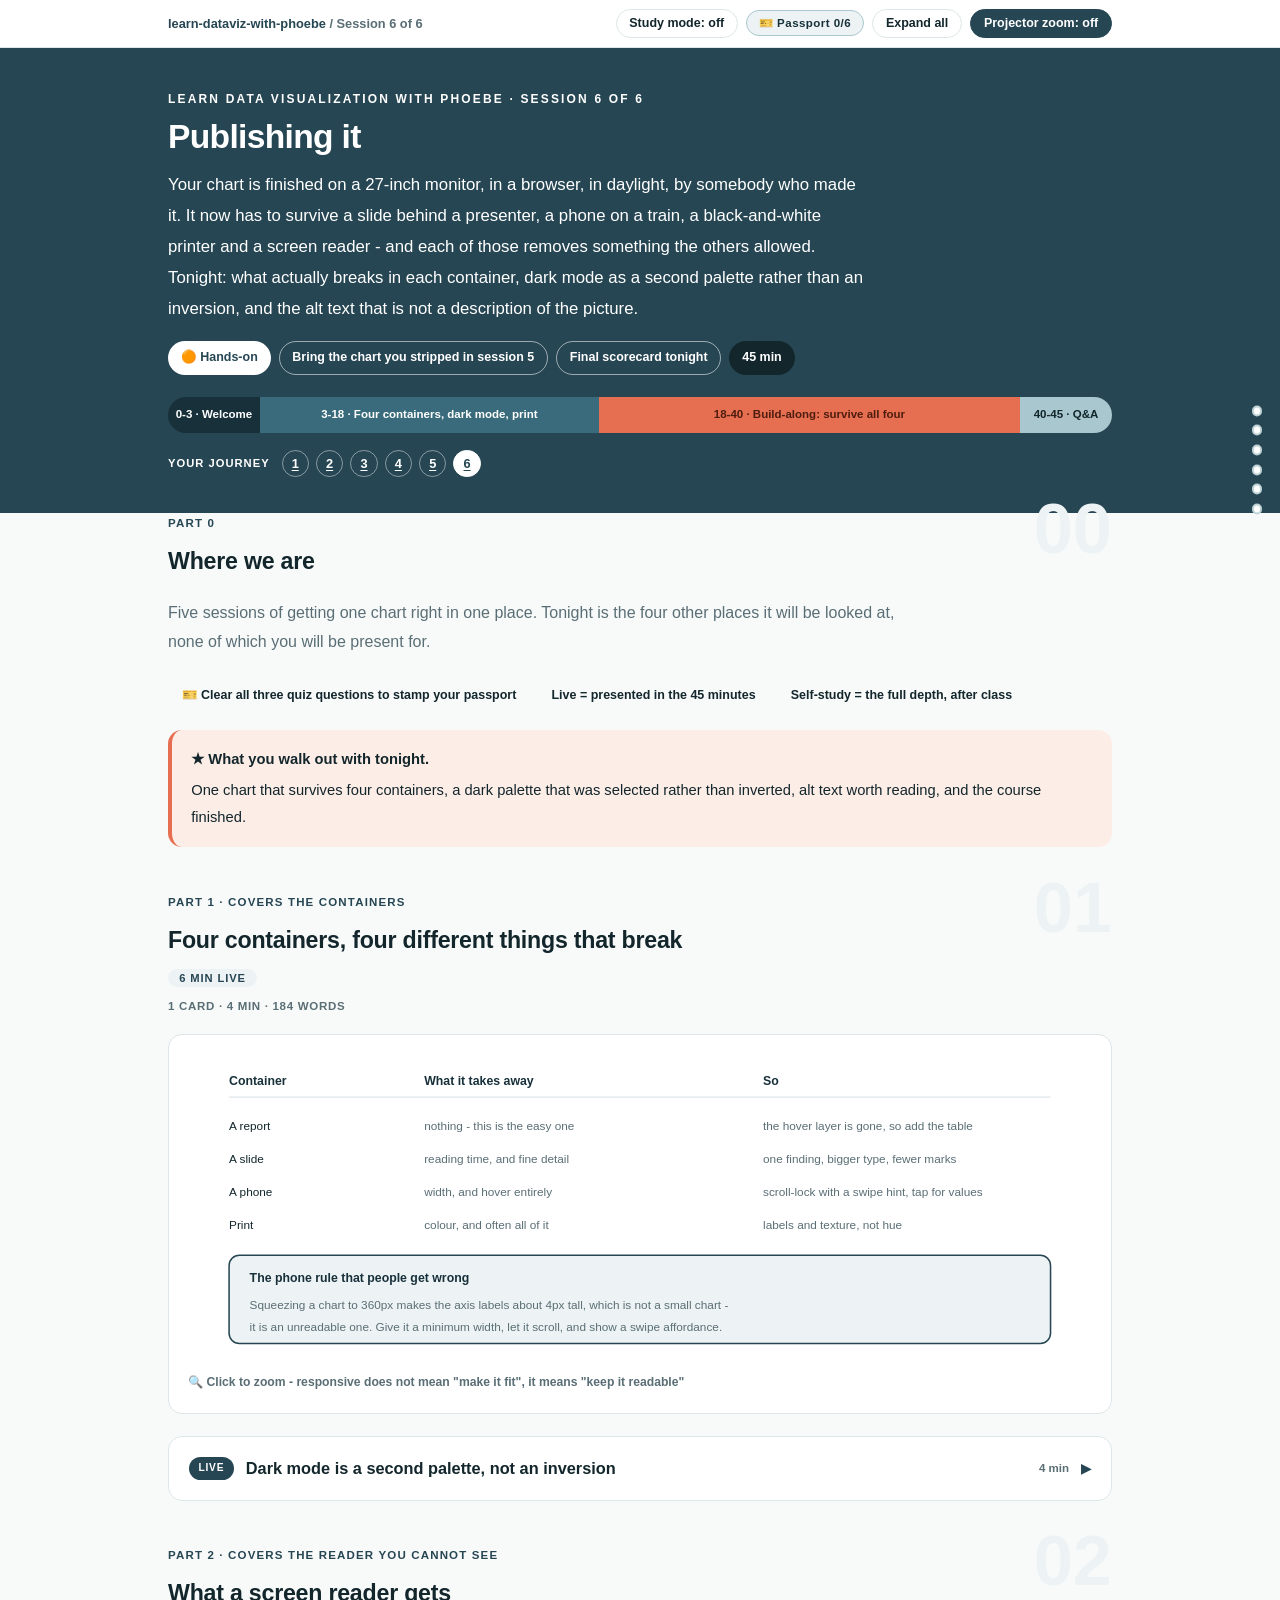
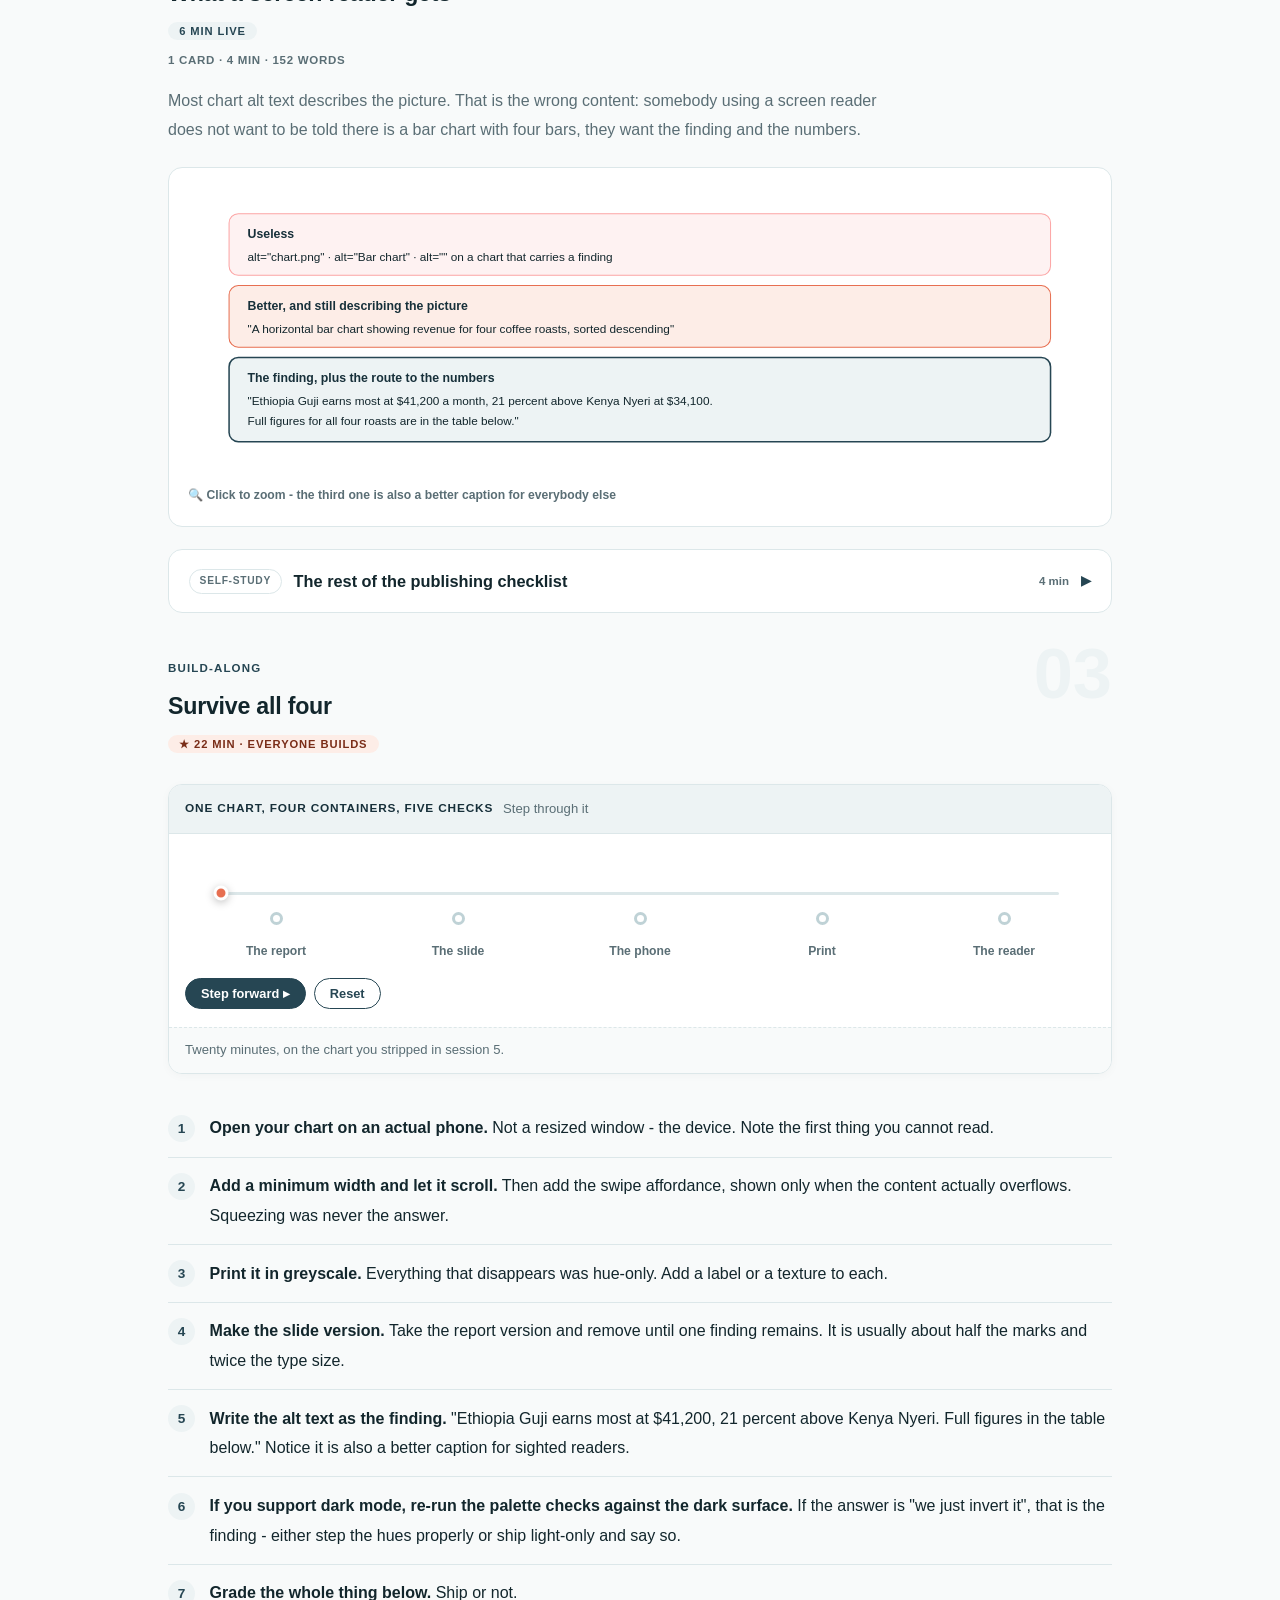
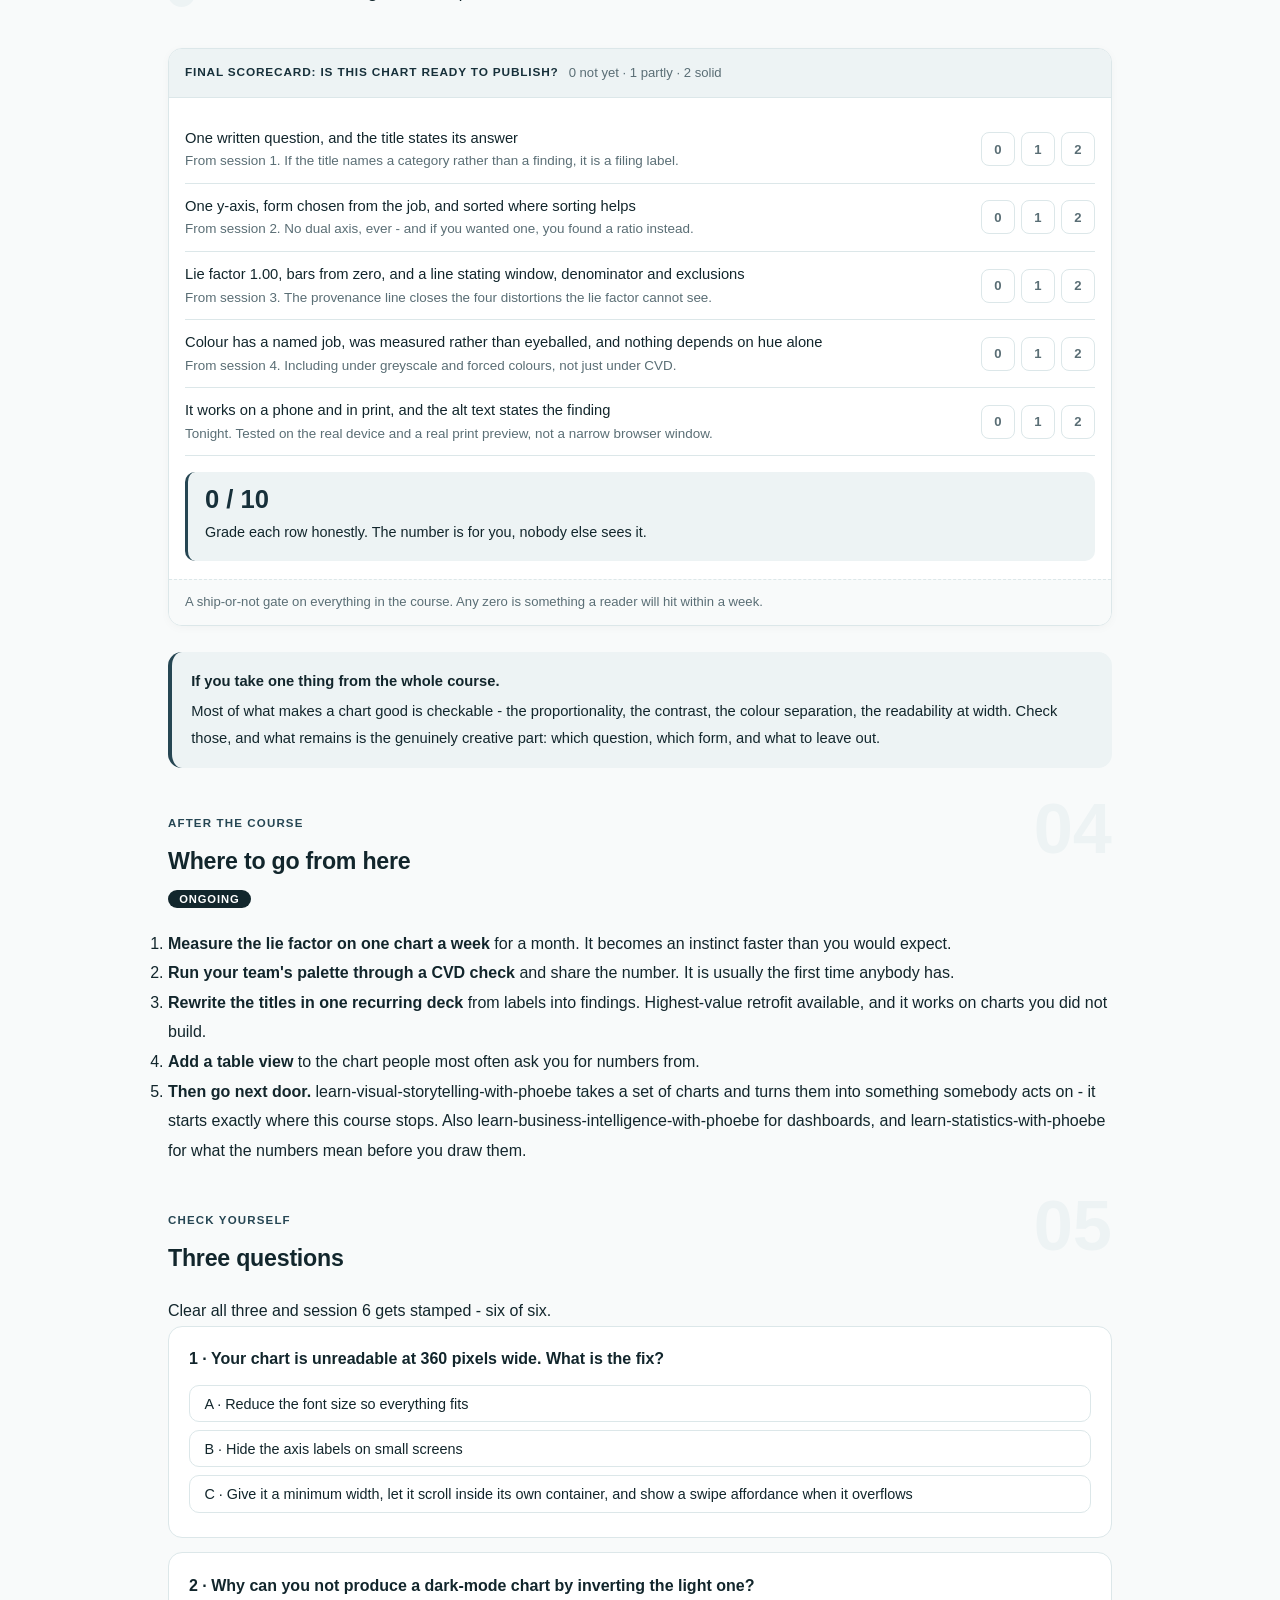
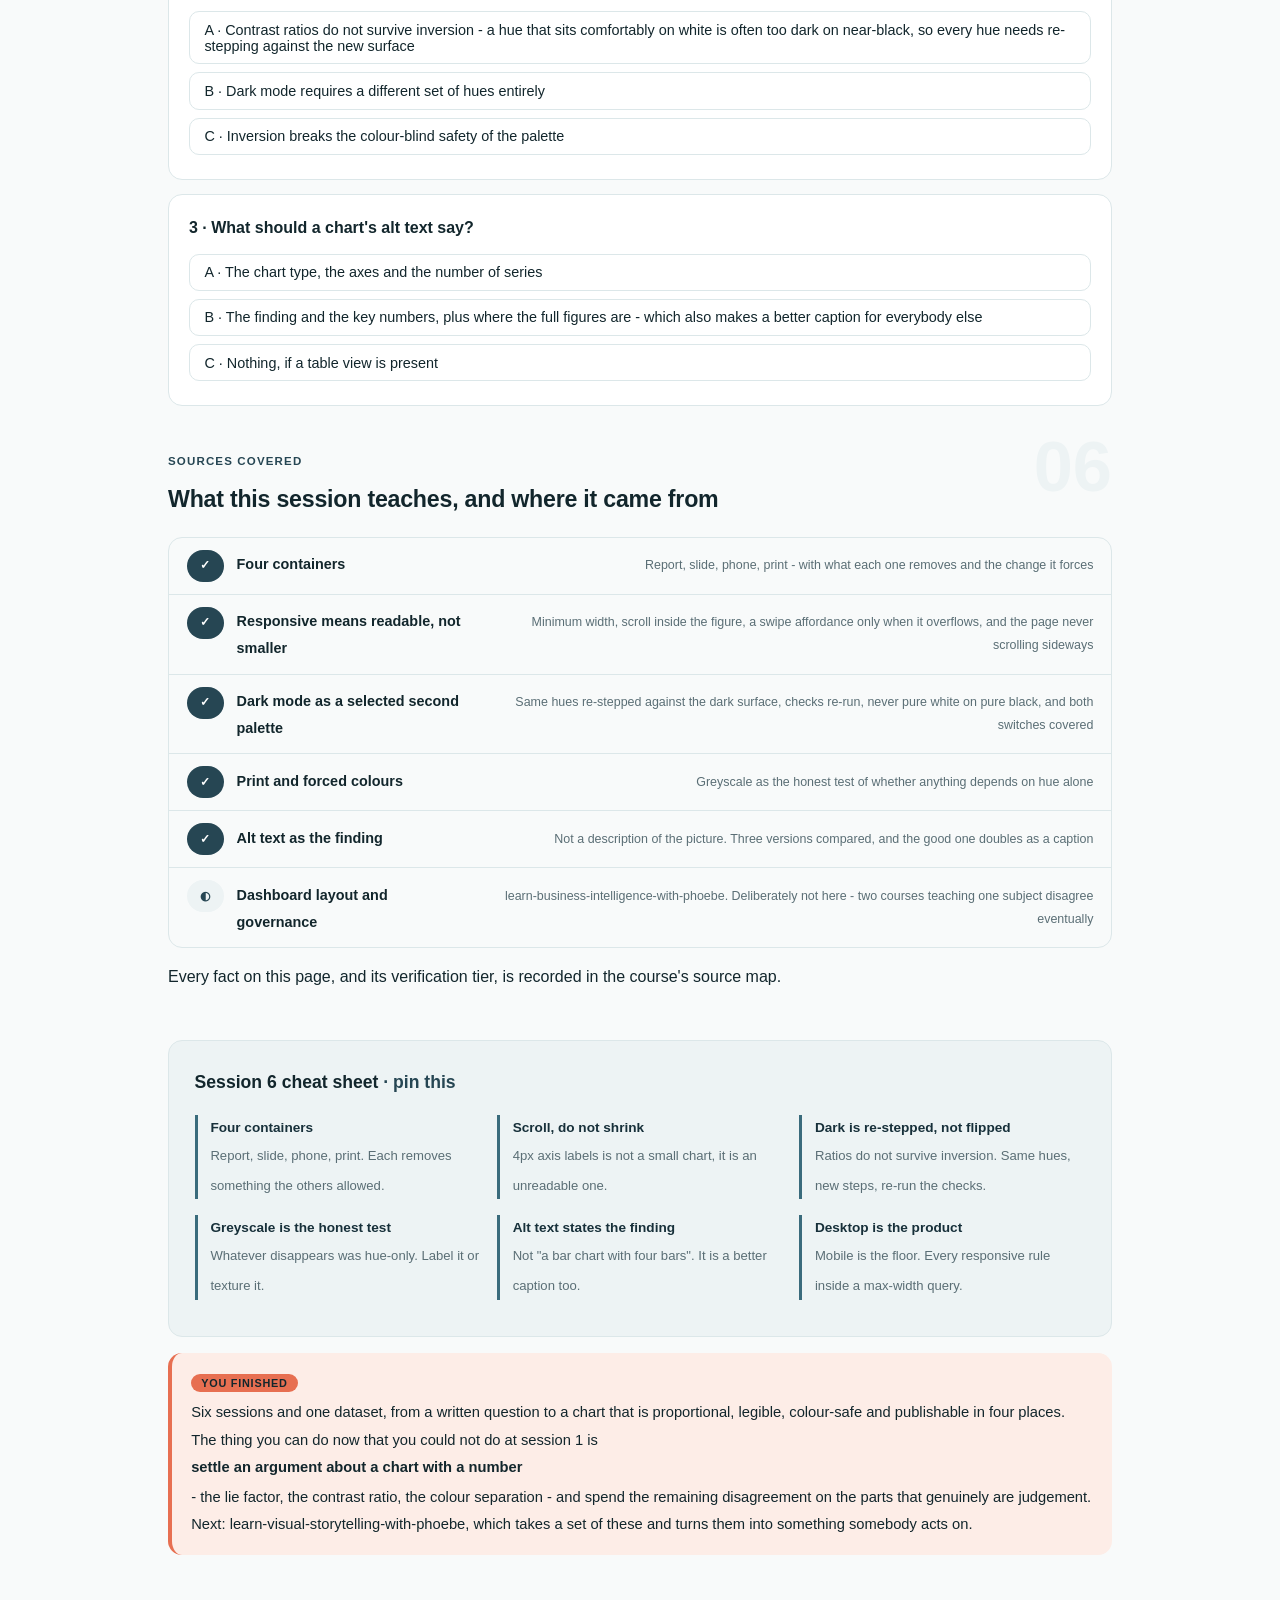
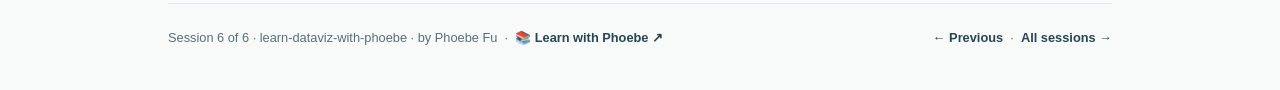
<file: courses/06-publishing-it.html>
<!DOCTYPE html>
<html lang="en">
<head>
<meta charset="UTF-8">
<meta name="viewport" content="width=device-width, initial-scale=1.0">
<!-- social:start -->
<meta name="description" content="Session 6 of 6. The same chart in a report, a slide, a phone and print. Dark mode as a second palette rather than an inversion, forced colours, and what a screen reader actually gets.">
<meta property="og:type" content="article">
<meta property="og:site_name" content="Learn with Phoebe">
<meta property="og:title" content="Publishing it - learn dataviz with phoebe">
<meta property="og:description" content="Session 6 of 6. Four containers, each removing something the others allowed.">
<meta property="og:url" content="https://phoebefu6.github.io/learn-dataviz-with-phoebe/courses/06-publishing-it.html">
<meta property="og:image" content="https://phoebefu6.github.io/learn-dataviz-with-phoebe/assets/og-cover.png">
<meta property="og:image:width" content="1200">
<meta property="og:image:height" content="630">
<meta name="twitter:card" content="summary_large_image">
<meta name="twitter:title" content="Publishing it - learn dataviz with phoebe">
<meta name="twitter:description" content="Session 6 of 6. Four containers, dark mode, print, and the screen reader.">
<meta name="twitter:image" content="https://phoebefu6.github.io/learn-dataviz-with-phoebe/assets/og-cover.png">
<!-- social:end -->
<title>Session 6 · Publishing it - learn dataviz with phoebe</title>
<link rel="stylesheet" href="../assets/style.css?v=24">
</head>
<body>

<div class="toolbar">
  <div class="wrap">
    <span class="crumb"><a href="../index.html">learn-dataviz-with-phoebe</a> / Session 6 of 6</span>
    <button class="btn" id="toggle-all" type="button">Expand all</button>
    <button class="btn primary" id="zoom-toggle" type="button">Projector zoom: off</button>
  </div>
</div>

<header class="masthead">
  <div class="wrap">
    <div class="eyebrow">Learn Data Visualization with Phoebe · Session 6 of 6</div>
    <h1>Publishing <span class="accent">it</span></h1>
    <p class="sub">Your chart is finished on a 27-inch monitor, in a browser, in daylight, by somebody who made it. It now has to survive a slide behind a presenter, a phone on a train, a black-and-white printer and a screen reader - and each of those removes something the others allowed. Tonight: what actually breaks in each container, dark mode as a second palette rather than an inversion, and the alt text that is not a description of the picture.</p>
    <div class="chip-row">
      <span class="chip level">🟠 Hands-on</span>
      <span class="chip audience">Bring the chart you stripped in session 5</span>
      <span class="chip audience">Final scorecard tonight</span>
      <span class="chip time">45 min</span>
    </div>
    <div class="agenda">
      <span class="a1" style="flex:1">0-3 · Welcome</span>
      <span class="a2" style="flex:4">3-18 · Four containers, dark mode, print</span>
      <span class="a3" style="flex:5">18-40 · Build-along: survive all four</span>
      <span class="a4" style="flex:1">40-45 · Q&amp;A</span>
    </div>
  </div>
</header>

<main class="wrap">

  <!-- ============ INTRO ============ -->
  <section class="section" id="intro">
    <div class="section-kicker">
      <span class="klabel">Part 0</span>
      <h2>Where we are</h2>
    </div>
    <p class="lede">Five sessions of getting one chart right in one place. Tonight is the four other places it will be looked at, none of which you will be present for.</p>

    <div class="legend">
      <span class="pill">🎫 Clear all three quiz questions to stamp your passport</span>
      <span class="pill">Live = presented in the 45 minutes</span>
      <span class="pill">Self-study = the full depth, after class</span>
    </div>

    <div class="callout win">
      <p><strong>★ What you walk out with tonight.</strong> One chart that survives four containers, a dark palette that was selected rather than inverted, alt text worth reading, and the course finished.</p>
    </div>
  </section>

  <!-- ============ PART 1 ============ -->
  <section class="section" id="part-1">
    <div class="section-kicker">
      <span class="klabel">Part 1 · covers the containers</span>
      <h2>Four containers, four different things that break</h2>
      <span class="tag concept">6 min live</span>
    </div>

    <figure class="zoomable">
      <svg viewBox="0 0 880 300" xmlns="http://www.w3.org/2000/svg" role="img" aria-label="Four places a chart has to work, with what each one takes away and what to do about it">
        <style>
          .v6cH { font: 800 12px Inter, sans-serif; fill: #17303A; }
          .v6cB { font: 400 11.5px Inter, sans-serif; fill: #12262C; }
          .v6cN { font: 400 11.5px Inter, sans-serif; fill: #5A6E75; }
        </style>
        <text class="v6cH" x="40" y="30">Container</text>
        <text class="v6cH" x="230" y="30">What it takes away</text>
        <text class="v6cH" x="560" y="30">So</text>
        <line x1="40" y1="42" x2="840" y2="42" stroke="#DCE7E9"/>

        <text class="v6cB" x="40" y="74">A report</text>
        <text class="v6cN" x="230" y="74">nothing - this is the easy one</text>
        <text class="v6cN" x="560" y="74">the hover layer is gone, so add the table</text>

        <text class="v6cB" x="40" y="106">A slide</text>
        <text class="v6cN" x="230" y="106">reading time, and fine detail</text>
        <text class="v6cN" x="560" y="106">one finding, bigger type, fewer marks</text>

        <text class="v6cB" x="40" y="138">A phone</text>
        <text class="v6cN" x="230" y="138">width, and hover entirely</text>
        <text class="v6cN" x="560" y="138">scroll-lock with a swipe hint, tap for values</text>

        <text class="v6cB" x="40" y="170">Print</text>
        <text class="v6cN" x="230" y="170">colour, and often all of it</text>
        <text class="v6cN" x="560" y="170">labels and texture, not hue</text>

        <rect x="40" y="196" width="800" height="86" rx="10" fill="#EDF3F4" stroke="#264653" stroke-width="1.5"/>
        <text class="v6cH" x="60" y="222">The phone rule that people get wrong</text>
        <text class="v6cN" x="60" y="248">Squeezing a chart to 360px makes the axis labels about 4px tall, which is not a small chart -</text>
        <text class="v6cN" x="60" y="270">it is an unreadable one. Give it a minimum width, let it scroll, and show a swipe affordance.</text>
      </svg>
      <figcaption>🔍 Click to zoom - responsive does not mean "make it fit", it means "keep it readable"</figcaption>
    </figure>

    <details class="card">
      <summary><span class="mode live">Live</span>Dark mode is a second palette, not an inversion<span class="mini">4 min</span><span class="caret">▶</span></summary>
      <div class="body">
        <p>Flipping a light chart to dark does not work, and the reason is arithmetic: <strong>contrast ratios do not survive inversion.</strong> A hue that sits comfortably on white is often too dark on near-black, and the whole palette needs re-stepping against the new surface.</p>
        <ul>
          <li><strong>Same hues, different steps.</strong> Not a different palette - the same eight hues, each moved along its own ramp until it passes against the dark surface. Identity stays stable across modes, which matters if somebody sees both.</li>
          <li><strong>Re-run the checks against the dark surface.</strong> Lightness band, chroma, CVD separation, contrast. It is the same validator with a different surface argument, and it takes seconds.</li>
          <li><strong>Never pure white on pure black.</strong> It is uncomfortable to read for any length of time. Off-white text on a near-black surface, both slightly off the extremes.</li>
          <li><strong>Cover both switches.</strong> The operating-system preference and the site's own toggle, with the toggle winning in both directions.</li>
        </ul>
        <div class="callout tip">
          <p>If you cannot maintain two palettes properly, <strong>ship one good one.</strong> A carefully validated light-only chart is better than a light chart and an automatically inverted dark one that nobody has checked.</p>
        </div>
      </div>
    </details>
  </section>

  <!-- ============ PART 2 ============ -->
  <section class="section" id="part-2">
    <div class="section-kicker">
      <span class="klabel">Part 2 · covers the reader you cannot see</span>
      <h2>What a screen reader gets</h2>
      <span class="tag concept">6 min live</span>
    </div>
    <p class="lede">Most chart alt text describes the picture. That is the wrong content: somebody using a screen reader does not want to be told there is a bar chart with four bars, they want the finding and the numbers.</p>

    <figure class="zoomable">
      <svg viewBox="0 0 880 280" xmlns="http://www.w3.org/2000/svg" role="img" aria-label="Three versions of alt text for the same chart, from a useless description to a useful finding">
        <style>
          .v6aH { font: 800 12px Inter, sans-serif; fill: #17303A; }
          .v6aB { font: 400 11.5px Inter, sans-serif; fill: #12262C; }
          .v6aN { font: 400 11.5px Inter, sans-serif; fill: #5A6E75; }
        </style>
        <rect x="40" y="26" width="800" height="60" rx="9" fill="#FEF2F2" stroke="#FCA5A5"/>
        <text class="v6aH" x="58" y="50" fill="#991B1B">Useless</text>
        <text class="v6aB" x="58" y="72">alt="chart.png" · alt="Bar chart" · alt="" on a chart that carries a finding</text>

        <rect x="40" y="96" width="800" height="60" rx="9" fill="#FDEDE7" stroke="#E76F51"/>
        <text class="v6aH" x="58" y="120">Better, and still describing the picture</text>
        <text class="v6aB" x="58" y="142">"A horizontal bar chart showing revenue for four coffee roasts, sorted descending"</text>

        <rect x="40" y="166" width="800" height="82" rx="9" fill="#EDF3F4" stroke="#264653" stroke-width="1.5"/>
        <text class="v6aH" x="58" y="190">The finding, plus the route to the numbers</text>
        <text class="v6aB" x="58" y="212">"Ethiopia Guji earns most at $41,200 a month, 21 percent above Kenya Nyeri at $34,100.</text>
        <text class="v6aB" x="58" y="232">Full figures for all four roasts are in the table below."</text>
      </svg>
      <figcaption>🔍 Click to zoom - the third one is also a better caption for everybody else</figcaption>
    </figure>

    <details class="card">
      <summary><span class="mode self">Self-study</span>The rest of the publishing checklist<span class="mini">4 min</span><span class="caret">▶</span></summary>
      <div class="body">
        <ul>
          <li><strong>Forced-colours mode.</strong> High-contrast operating-system settings discard your palette entirely. Anything encoded only by hue disappears, which is the fourth independent reason for a second channel from session 4.</li>
          <li><strong>Reduced motion.</strong> If the chart animates on load, honour the preference. Two lines, and animation on a chart was never carrying meaning anyway.</li>
          <li><strong>Wide charts scroll, they do not shrink.</strong> Put a minimum width on the figure and let it scroll inside its own container, with a swipe affordance shown only when it actually overflows. The page itself must never scroll sideways.</li>
          <li><strong>Test on the real thing.</strong> Not a resized browser window - an actual phone, and an actual print preview. Both surface problems that a narrow desktop window does not.</li>
        </ul>
        <p>One ordering note: <strong>desktop is the product and mobile is the floor.</strong> Every responsive rule belongs inside a max-width query, and after adding one you should confirm the desktop layout did not move.</p>
      </div>
    </details>
  </section>

  <!-- ============ DEMO ============ -->
  <section class="section" id="demo-1">
    <div class="section-kicker">
      <span class="klabel">Build-along</span>
      <h2>Survive all four</h2>
      <span class="tag demo">★ 22 min · everyone builds</span>
    </div>

    <div class="tick" data-stages="The report|The slide|The phone|Print|The reader" data-title="One chart, four containers, five checks" data-foot="Twenty minutes, on the chart you stripped in session 5.">
      <p class="tick-note" data-stage="0"><b>The report.</b> The hover layer is gone, so the table view has to be there. Check the provenance line from session 3 is under it.</p>
      <p class="tick-note" data-stage="1"><b>The slide.</b> One finding only. Type up, marks down, and the title carries the point because the room is reading it from four metres away while you talk.</p>
      <p class="tick-note" data-stage="2"><b>The phone.</b> Open it on a real device. Minimum width plus scroll plus a swipe hint, and tap-for-value instead of hover.</p>
      <p class="tick-note" data-stage="3"><b>Print.</b> Print preview in greyscale. Anything that vanishes was encoded by hue alone, and now you know which.</p>
      <p class="tick-note" data-stage="4"><b>The reader.</b> Alt text that states the finding and the two key numbers, and points at the table.</p>
    </div>

    <div class="steps">
      <div class="step"><p><strong>Open your chart on an actual phone.</strong> Not a resized window - the device. Note the first thing you cannot read.</p></div>
      <div class="step"><p><strong>Add a minimum width and let it scroll.</strong> Then add the swipe affordance, shown only when the content actually overflows. Squeezing was never the answer.</p></div>
      <div class="step"><p><strong>Print it in greyscale.</strong> Everything that disappears was hue-only. Add a label or a texture to each.</p></div>
      <div class="step"><p><strong>Make the slide version.</strong> Take the report version and remove until one finding remains. It is usually about half the marks and twice the type size.</p></div>
      <div class="step"><p><strong>Write the alt text as the finding.</strong> "Ethiopia Guji earns most at $41,200, 21 percent above Kenya Nyeri. Full figures in the table below." Notice it is also a better caption for sighted readers.</p></div>
      <div class="step"><p><strong>If you support dark mode, re-run the palette checks against the dark surface.</strong> If the answer is "we just invert it", that is the finding - either step the hues properly or ship light-only and say so.</p></div>
      <div class="step"><p><strong>Grade the whole thing below.</strong> Ship or not.</p></div>
    </div>

    <div class="scorecard" data-title="Final scorecard: is this chart ready to publish?" data-foot="A ship-or-not gate on everything in the course. Any zero is something a reader will hit within a week.">
      <div class="sc-row"><div class="sc-q">One written question, and the title states its answer
        <em>From session 1. If the title names a category rather than a finding, it is a filing label.</em></div></div>
      <div class="sc-row"><div class="sc-q">One y-axis, form chosen from the job, and sorted where sorting helps
        <em>From session 2. No dual axis, ever - and if you wanted one, you found a ratio instead.</em></div></div>
      <div class="sc-row"><div class="sc-q">Lie factor 1.00, bars from zero, and a line stating window, denominator and exclusions
        <em>From session 3. The provenance line closes the four distortions the lie factor cannot see.</em></div></div>
      <div class="sc-row"><div class="sc-q">Colour has a named job, was measured rather than eyeballed, and nothing depends on hue alone
        <em>From session 4. Including under greyscale and forced colours, not just under CVD.</em></div></div>
      <div class="sc-row"><div class="sc-q">It works on a phone and in print, and the alt text states the finding
        <em>Tonight. Tested on the real device and a real print preview, not a narrow browser window.</em></div></div>
    </div>

    <div class="callout tip">
      <p><strong>If you take one thing from the whole course.</strong> Most of what makes a chart good is checkable - the proportionality, the contrast, the colour separation, the readability at width. Check those, and what remains is the genuinely creative part: which question, which form, and what to leave out.</p>
    </div>
  </section>

  <!-- ============ HOMEWORK ============ -->
  <section class="section" id="exercise">
    <div class="section-kicker">
      <span class="klabel">After the course</span>
      <h2>Where to go from here</h2>
      <span class="tag exercise">ongoing</span>
    </div>
    <ol>
      <li><strong>Measure the lie factor on one chart a week</strong> for a month. It becomes an instinct faster than you would expect.</li>
      <li><strong>Run your team's palette through a CVD check</strong> and share the number. It is usually the first time anybody has.</li>
      <li><strong>Rewrite the titles in one recurring deck</strong> from labels into findings. Highest-value retrofit available, and it works on charts you did not build.</li>
      <li><strong>Add a table view</strong> to the chart people most often ask you for numbers from.</li>
      <li><strong>Then go next door.</strong> <span class="mono">learn-visual-storytelling-with-phoebe</span> takes a set of charts and turns them into something somebody acts on - it starts exactly where this course stops. Also <span class="mono">learn-business-intelligence-with-phoebe</span> for dashboards, and <span class="mono">learn-statistics-with-phoebe</span> for what the numbers mean before you draw them.</li>
    </ol>
  </section>

  <!-- ============ QUIZ ============ -->
  <section class="section" id="quiz">
    <div class="section-kicker">
      <span class="klabel">Check yourself</span>
      <h2>Three questions</h2>
    </div>
    <p>Clear all three and session 6 gets stamped - six of six.</p>

    <div class="quiz-q" data-answer="2">
      <p class="qtext">1 · Your chart is unreadable at 360 pixels wide. What is the fix?</p>
      <button class="qopt" type="button">A · Reduce the font size so everything fits</button>
      <button class="qopt" type="button">B · Hide the axis labels on small screens</button>
      <button class="qopt" type="button">C · Give it a minimum width, let it scroll inside its own container, and show a swipe affordance when it overflows</button>
      <p class="qwhy">Squeezing to fit produces axis labels around four pixels tall, which is not a small chart but an unreadable one. Responsive means keeping it readable, not making it fit. And the page itself must never scroll sideways - only the figure's own container.</p>
    </div>

    <div class="quiz-q" data-answer="0">
      <p class="qtext">2 · Why can you not produce a dark-mode chart by inverting the light one?</p>
      <button class="qopt" type="button">A · Contrast ratios do not survive inversion - a hue that sits comfortably on white is often too dark on near-black, so every hue needs re-stepping against the new surface</button>
      <button class="qopt" type="button">B · Dark mode requires a different set of hues entirely</button>
      <button class="qopt" type="button">C · Inversion breaks the colour-blind safety of the palette</button>
      <p class="qwhy">It is the same eight hues, moved along their own ramps until each passes against the dark surface - identity stays stable, the steps change. Then re-run the checks with the dark surface. If you cannot maintain two palettes properly, one validated light palette beats a light one plus an unchecked inversion.</p>
    </div>

    <div class="quiz-q" data-answer="1">
      <p class="qtext">3 · What should a chart's alt text say?</p>
      <button class="qopt" type="button">A · The chart type, the axes and the number of series</button>
      <button class="qopt" type="button">B · The finding and the key numbers, plus where the full figures are - which also makes a better caption for everybody else</button>
      <button class="qopt" type="button">C · Nothing, if a table view is present</button>
      <p class="qwhy">"A horizontal bar chart with four bars" describes the picture, and the picture is not what the reader wanted. "Ethiopia Guji earns most at $41,200, 21 percent above Kenya Nyeri - full figures in the table below" gives the finding, the scale and the route to detail. The table is necessary and it is not a substitute for saying what the chart found.</p>
    </div>

    <p class="quiz-score"></p>
  </section>

  <!-- ============ OFFICIAL COVERAGE ============ -->
  <section class="section" id="official">
    <div class="section-kicker">
      <span class="klabel">Sources covered</span>
      <h2>What this session teaches, and where it came from</h2>
    </div>
    <div class="covered">
      <div class="covered-row"><span class="status pill solid">✓</span><span class="name">Four containers</span><span class="note">Report, slide, phone, print - with what each one removes and the change it forces</span></div>
      <div class="covered-row"><span class="status pill solid">✓</span><span class="name">Responsive means readable, not smaller</span><span class="note">Minimum width, scroll inside the figure, a swipe affordance only when it overflows, and the page never scrolling sideways</span></div>
      <div class="covered-row"><span class="status pill solid">✓</span><span class="name">Dark mode as a selected second palette</span><span class="note">Same hues re-stepped against the dark surface, checks re-run, never pure white on pure black, and both switches covered</span></div>
      <div class="covered-row"><span class="status pill solid">✓</span><span class="name">Print and forced colours</span><span class="note">Greyscale as the honest test of whether anything depends on hue alone</span></div>
      <div class="covered-row"><span class="status pill solid">✓</span><span class="name">Alt text as the finding</span><span class="note">Not a description of the picture. Three versions compared, and the good one doubles as a caption</span></div>
      <div class="covered-row"><span class="status pill light">◐</span><span class="name">Dashboard layout and governance</span><span class="note">learn-business-intelligence-with-phoebe. Deliberately not here - two courses teaching one subject disagree eventually</span></div>
    </div>
    <p class="mono" style="margin-top:14px">Every fact on this page, and its verification tier, is recorded in the course's source map.</p>
  </section>

  <!-- ============ CHEAT SHEET ============ -->
  <section class="cheat" id="cheatsheet">
    <h3>Session 6 cheat sheet <span>· pin this</span></h3>
    <div class="grid-2">
      <div class="cheat-item"><b>Four containers</b><span>Report, slide, phone, print. Each removes something the others allowed.</span></div>
      <div class="cheat-item"><b>Scroll, do not shrink</b><span>4px axis labels is not a small chart, it is an unreadable one.</span></div>
      <div class="cheat-item"><b>Dark is re-stepped, not flipped</b><span>Ratios do not survive inversion. Same hues, new steps, re-run the checks.</span></div>
      <div class="cheat-item"><b>Greyscale is the honest test</b><span>Whatever disappears was hue-only. Label it or texture it.</span></div>
      <div class="cheat-item"><b>Alt text states the finding</b><span>Not "a bar chart with four bars". It is a better caption too.</span></div>
      <div class="cheat-item"><b>Desktop is the product</b><span>Mobile is the floor. Every responsive rule inside a max-width query.</span></div>
    </div>
  </section>

  <div class="callout next">
    <span class="nx-pill">You finished</span>
    <p>Six sessions and one dataset, from a written question to a chart that is proportional, legible, colour-safe and publishable in four places. The thing you can do now that you could not do at session 1 is <strong>settle an argument about a chart with a number</strong> - the lie factor, the contrast ratio, the colour separation - and spend the remaining disagreement on the parts that genuinely are judgement. Next: <span class="mono">learn-visual-storytelling-with-phoebe</span>, which takes a set of these and turns them into something somebody acts on.</p>
  </div>

  <footer class="pagefoot">
    <span>Session 6 of 6 · learn-dataviz-with-phoebe · by Phoebe Fu &nbsp;·&nbsp; 📚 <a href="https://phoebefu6.github.io/learn-with-phoebe/">Learn with Phoebe ↗</a></span>
    <span><a href="05-marks-and-anatomy.html">← Previous</a> &nbsp;·&nbsp; <a href="../index.html">All sessions →</a></span>
  </footer>

</main>

<script src="../assets/app.js?v=22"></script>
</body>
</html>
</file>
<file: assets/style.css>
/* learn-dataviz-with-phoebe - editorial bold design system
   Accent: deep slate-teal #264653 · Ink slate #17303A · Flagship: terracotta #E76F51
   (CSS var names still read --indigo/--amber; they hold slate-teal and terracotta.)
   NOTE: this is the PAGE chrome. The chart palette inside dv-live.js is separate
   and is the validated categorical default - see materials/official-course-map.md. */

:root {
  --indigo: #264653;
  --indigo-deep: #17303A;
  --indigo-mid: #3A6B7C;
  --indigo-soft: #A9C7CE;
  --indigo-50: #EDF3F4;
  --ink: #12262C;
  --muted: #5A6E75;
  --faint: #BFD2D6;
  --hairline: #DCE7E9;
  --amber: #E76F51;
  --amber-ink: #7A2D18;
  --amber-50: #FDEDE7;
  --paper: #F8FAFA;
  --code-bg: #EDF3F4;
  --code-ink: #12262C;
  --radius: 14px;
}

* { margin: 0; padding: 0; box-sizing: border-box; }

html { font-size: 16px; scroll-behavior: smooth; }
html.zoom-125 { font-size: 20px; }
html.zoom-150 { font-size: 24px; }

body {
  font-family: "Inter", -apple-system, BlinkMacSystemFont, "Segoe UI", Roboto, sans-serif;
  background: var(--paper);
  color: var(--ink);
  line-height: 1.85;
  font-feature-settings: "tnum";
}

.wrap { max-width: 62rem; margin: 0 auto; padding: 0 1.5rem; }

/* ---------- header band ---------- */
.masthead {
  background: var(--indigo);
  color: #fff;
  padding: 2.5rem 0 2.25rem;
}
.masthead .eyebrow {
  font-size: .75rem;
  letter-spacing: .18em;
  text-transform: uppercase;
  opacity: 1;
  font-weight: 600;
}
.masthead h1 {
  font-size: 2.1rem;
  line-height: 1.15;
  font-weight: 800;
  margin: .5rem 0 .75rem;
  letter-spacing: -.02em;
}
.masthead h1 .accent { color: inherit; }
.masthead .sub { font-size: 1.05rem; opacity: 1; max-width: 44rem; }

.chip-row { display: flex; flex-wrap: wrap; gap: .5rem; margin-top: 1.1rem; }
.chip {
  display: inline-flex;
  align-items: center;
  gap: .35rem;
  border-radius: 999px;
  padding: .25rem .8rem;
  font-size: .78rem;
  font-weight: 600;
  white-space: nowrap;
}
.chip.level { background: #fff; color: var(--indigo); }
.chip.audience { background: rgba(255,255,255,.08); color: #fff; border: 1px solid rgba(255,255,255,.35); }
.chip.time { background: var(--ink); color: #fff; font-variant-numeric: tabular-nums; }


/* ---------- agenda band ----------
   Recovered 2026-09-02. These six repos were scaffolded from a stylesheet that had
   lost this block, so .agenda rendered as run-on inline text ~700px tall inside the
   masthead. 87 of 93 repos carry it; these were the exception, and they were also the
   six the estate sweep could not see. See course-builder/references/field-notes.md.

   .a3 does NOT reuse the donor's `color: var(--amber-ink)`: that pair falls below
   4.5:1 against --amber in all six palettes, which is the same failure the sweep
   flags on the wellbeing courses. The literal below is the darkest tone of this
   repo's own amber-ink that clears 4.5:1, so the band stays bright. Recompute it if
   --amber changes. */
.agenda {
  display: flex;
  border-radius: 999px;
  overflow: hidden;
  margin: 1.4rem 0 0;
  font-size: .72rem;
  font-weight: 600;
  text-align: center;
  color: #fff;
}
.agenda span { padding: .45rem .3rem; white-space: nowrap; overflow: hidden; text-overflow: ellipsis; }
.agenda .a1 { background: var(--indigo-deep); }
.agenda .a2 { background: var(--indigo-mid); }
.agenda .a3 { background: var(--amber); color: #4E1D0F; }
.agenda .a4 { background: var(--indigo-soft); color: var(--ink); }

/* ---------- toolbar ---------- */
.toolbar {
  position: sticky;
  top: 0;
  z-index: 40;
  background: rgba(255,255,255,.94);
  backdrop-filter: blur(6px);
  border-bottom: 1px solid var(--hairline);
  padding: .55rem 0;
}
.toolbar .wrap { display: flex; align-items: center; gap: .5rem; flex-wrap: nowrap; }
.toolbar .crumb { font-size: .8rem; color: var(--muted); font-weight: 600; margin-right: auto; min-width: 0; white-space: nowrap; overflow: hidden; text-overflow: ellipsis; }
.toolbar .btn { white-space: nowrap; flex: none; padding: .38rem .8rem; font-size: .78rem; line-height: 1.2; }
.toolbar .crumb a { color: var(--indigo); text-decoration: none; }
.btn {
  border: 1px solid var(--hairline);
  background: #fff;
  color: var(--ink);
  border-radius: 999px;
  padding: .35rem .9rem;
  font-size: .78rem;
  font-weight: 600;
  cursor: pointer;
  font-family: inherit;
  transition: all .15s ease;
}
.btn:hover { border-color: var(--indigo); color: var(--indigo); }
.btn.primary { background: var(--indigo); border-color: var(--indigo); color: #fff; }
.btn.primary:hover { background: var(--indigo-deep); }

/* ---------- sections ---------- */
main { padding: 2.5rem 0 4rem; }

.section { margin-bottom: 2.8rem; }
.section-kicker { margin-bottom: 1rem; }
.section-kicker .klabel {
  display: block;
  font-size: .72rem;
  text-transform: uppercase;
  letter-spacing: .1em;
  color: var(--indigo);
  font-weight: 700;
  margin-bottom: .35rem;
}
.section-kicker h2 {
  font-size: 1.45rem;
  font-weight: 800;
  letter-spacing: -.01em;
  display: flex;
  align-items: center;
  gap: .7rem;
  flex-wrap: wrap;
}
.section-kicker .tag {
  border-radius: 999px;
  padding: .18rem .7rem;
  font-size: .7rem;
  font-weight: 700;
  text-transform: uppercase;
  letter-spacing: .08em;
}
.tag.concept { background: var(--indigo-50); color: var(--indigo); }
.tag.demo { background: var(--amber-50); color: var(--amber-ink); }
.tag.exercise { background: var(--ink); color: #fff; }

.lede { color: var(--muted); max-width: 46rem; margin-bottom: 1.4rem; line-height: 1.8; }

/* live vs self-study markers on cards */
.mode {
  font-size: .64rem;
  font-weight: 700;
  text-transform: uppercase;
  letter-spacing: .07em;
  padding: .14rem .6rem;
  border-radius: 999px;
  flex: none;
}
.mode.live { background: var(--indigo); color: #fff; }
.mode.self { background: #fff; color: var(--muted); border: 1px solid var(--hairline); }

/* ---------- accordions ---------- */
details.card {
  border: 1px solid var(--hairline);
  border-radius: var(--radius);
  margin-bottom: .8rem;
  overflow: hidden;
  background: #fff;
}
details.card[open] { border-color: var(--indigo-soft); box-shadow: 0 8px 28px rgba(38,70,83,.08); }
details.card summary {
  list-style: none;
  cursor: pointer;
  padding: 1rem 1.25rem;
  display: flex;
  align-items: center;
  gap: .75rem;
  font-weight: 700;
  font-size: 1.02rem;
  user-select: none;
}
details.card summary::-webkit-details-marker { display: none; }
details.card summary .dot {
  width: .6rem; height: .6rem;
  border-radius: 999px;
  background: var(--indigo);
  flex: none;
}
details.card summary .mini { margin-left: auto; font-size: .72rem; color: var(--muted); font-weight: 600; white-space: nowrap; }
details.card summary .caret { transition: transform .2s ease; color: var(--indigo); font-size: .8rem; }
details.card[open] summary .caret { transform: rotate(90deg); }
details.card .body { padding: 0 1.25rem 1.4rem; border-top: 1px solid var(--hairline); padding-top: 1.15rem; }
details.card .body p { margin-bottom: 1.05rem; max-width: 48rem; }
details.card .body p:last-child { margin-bottom: 0; }
details.card .body ul, details.card .body ol { margin: 0 0 1.1rem 1.2rem; max-width: 47rem; }
details.card .body li { margin-bottom: .65rem; }
details.card .body h4 { font-size: .95rem; font-weight: 700; margin: 1.1rem 0 .45rem; }
details.card .body h4:first-child { margin-top: 0; }

/* ---------- pills & legends ---------- */
.legend { display: flex; flex-wrap: wrap; gap: .5rem; margin: 0 0 1.2rem; }
.pill {
  display: inline-flex;
  align-items: center;
  gap: .4rem;
  border-radius: 999px;
  padding: .28rem .85rem;
  font-size: .78rem;
  font-weight: 600;
}
.pill.solid { background: var(--indigo); color: #fff; }
.pill.light { background: var(--indigo-50); color: var(--indigo); }
.pill.inkpill { background: var(--ink); color: #fff; }
.pill.amber, .pill.peach { background: var(--amber); color: var(--ink); }
.pill.bare { color: var(--muted); }

/* ---------- 4D grid ---------- */
.grid-2 { display: grid; grid-template-columns: repeat(auto-fit, minmax(15rem, 1fr)); gap: .8rem; margin: .5rem 0 1rem; }
.d-card {
  border: 1px solid var(--hairline);
  border-left: 4px solid var(--indigo);
  border-radius: 10px;
  padding: 1rem 1.1rem;
}
.d-card h4 { font-size: .95rem; margin-bottom: .3rem; }
.d-card h4 .lead-letter { color: var(--indigo); }
.d-card p { font-size: .86rem; color: var(--muted); margin: 0; }

/* ---------- tables ---------- */
table.clean { width: 100%; border-collapse: collapse; font-size: .9rem; margin: .4rem 0 1rem; }
table.clean th {
  text-align: left;
  font-size: .72rem;
  text-transform: uppercase;
  letter-spacing: .08em;
  color: var(--muted);
  padding: .5rem .6rem;
  border-bottom: 2px solid var(--ink);
}
table.clean td { padding: .7rem .6rem; border-bottom: .5px solid var(--hairline); vertical-align: top; line-height: 1.7; }
table.clean td:first-child { font-weight: 600; }

/* ---------- prompt boxes ---------- */
.prompt-box{
  position: relative;
  background: #EDF3F4;
  border: 1px solid #DCE7E9;
  color: #12262C;
  border-radius: var(--radius);
  padding: 1.1rem 1.2rem;
  margin: 1rem 0 1.2rem;
  font-family: "SF Mono", ui-monospace, Menlo, Consolas, monospace;
  font-size: .84rem;
  line-height: 1.65;
  white-space: pre-wrap;
  word-break: break-word;
}
.prompt-box .label{
  position: absolute;
  top: -0.7rem;
  left: 1rem;
  background: #264653;
  color: #FFFFFF;
  font-family: "Inter", -apple-system, sans-serif;
  font-size: .68rem;
  font-weight: 700;
  letter-spacing: .06em;
  text-transform: uppercase;
  border-radius: 999px;
  padding: .15rem .7rem;
}
.prompt-box.bad .label { background: var(--faint); color: var(--ink); }
.prompt-box.good .label { background: var(--amber); color: var(--ink); }
.copy-btn{
  position: absolute;
  top: .7rem;
  right: .7rem;
  background: #FFFFFF;
  border: 1px solid #DCE7E9;
  color: #12262C;
  border-radius: 999px;
  padding: .25rem .8rem;
  font-size: .72rem;
  font-weight: 600;
  cursor: pointer;
  font-family: "Inter", -apple-system, sans-serif;
  transition: background .15s ease;
}
.copy-btn:hover { background: #DCE7E9; }
.copy-btn.copied { background: var(--amber); border-color: var(--amber); color: var(--ink); }

/* ---------- demo steps ---------- */
.steps { counter-reset: step; margin: .6rem 0 1rem; }
.step {
  display: grid;
  grid-template-columns: max-content minmax(0, 1fr);
  column-gap: .9rem;
  row-gap: .2rem;
  padding: .85rem 0;
  border-bottom: .5px solid var(--hairline);
}
.step > * { grid-column: 2; min-width: 0; }
.step > .prompt-box { margin: .8rem 0 .4rem; }
.step:last-child { border-bottom: none; }
.step::before {
  counter-increment: step;
  content: counter(step);
  flex: none;
  width: 1.7rem; height: 1.7rem;
  border-radius: 999px;
  background: var(--indigo-50);
  color: var(--indigo);
  font-weight: 700;
  font-size: .85rem;
  display: inline-flex;
  align-items: center;
  justify-content: center;
  margin-top: .1rem;
}
.step p { margin: 0; }

/* ---------- callouts ---------- */
.callout {
  border-radius: var(--radius);
  padding: 1rem 1.2rem;
  margin: 1rem 0;
  font-size: .92rem;
}
.callout.tip { background: var(--indigo-50); border-left: 4px solid var(--indigo); }
.callout.win { background: var(--amber-50); border-left: 4px solid var(--amber); }
.callout strong:first-child { display: block; margin-bottom: .2rem; }

.callout.example {
  background: #FFFFFF;
  border: 1px solid var(--hairline);
  border-left: 4px solid var(--amber);
  font-size: .9rem;
}
.callout.example .ex-pill {
  display: inline-block;
  background: var(--amber);
  color: var(--ink);
  border-radius: 999px;
  padding: .15rem .7rem;
  font-size: .68rem;
  font-weight: 700;
  text-transform: uppercase;
  letter-spacing: .06em;
  margin-bottom: .5rem;
}
.callout.example p { margin: 0 0 .75rem; max-width: 47rem; }
.callout.example p:last-child { margin-bottom: 0; }
.callout.example ul { margin: 0 0 0 1.1rem; max-width: 46rem; }
.callout.example li { margin-bottom: .6rem; }
.callout.example li:last-child { margin-bottom: 0; }

/* ---------- zoomable figures ---------- */
figure.zoomable {
  border: 1px solid var(--hairline);
  border-radius: var(--radius);
  padding: 1.2rem;
  margin: 1rem 0 1.4rem;
  cursor: zoom-in;
  transition: box-shadow .15s ease;
  background: #fff;
}
figure.zoomable:hover { box-shadow: 0 8px 28px rgba(38,70,83,.12); }
figure.zoomable svg, figure.zoomable img { width: 100%; height: auto; display: block; }
figure.zoomable figcaption {
  margin-top: .6rem;
  font-size: .76rem;
  color: var(--muted);
  font-weight: 600;
  display: flex;
  align-items: center;
  gap: .4rem;
}

.lightbox{
  position: fixed;
  inset: 0;
  z-index: 100;
  background: rgba(248,250,250,.97);
  display: none;
  align-items: center;
  justify-content: center;
  padding: 3vh 3vw;
  cursor: zoom-out;
}
.lightbox.open { display: flex; }
.lightbox .inner{
  background: #fff;
  border: 1px solid #DCE7E9;
  box-shadow: 0 10px 40px rgba(18,38,44,.14);
  border-radius: var(--radius);
  padding: 2rem;
  max-width: 94vw;
  max-height: 92vh;
  overflow: auto;
}
.lightbox .inner svg, .lightbox .inner img { width: min(88vw, 70rem); height: auto; }
.lightbox .close-hint{
  position: fixed;
  top: 1rem; right: 1.4rem;
  color: #12262C;
  font-size: .8rem;
  font-weight: 600;
}

/* ---------- courses covered ---------- */
.covered { border: 1px solid var(--hairline); border-radius: var(--radius); overflow: hidden; }
.covered-row {
  display: flex;
  align-items: baseline;
  gap: .8rem;
  padding: .75rem 1.1rem;
  border-bottom: .5px solid var(--hairline);
  font-size: .9rem;
}
.covered-row:last-child { border-bottom: none; }
.covered-row .status { flex: none; }
.covered-row .name { font-weight: 600; }
.covered-row .note { margin-left: auto; color: var(--muted); font-size: .78rem; text-align: right; }

/* ---------- cheat sheet footer ---------- */
.cheat{
  background: #EDF3F4;
  border: 1px solid #DCE7E9;
  color: #12262C;
  border-radius: var(--radius);
  padding: 1.6rem 1.6rem 1.3rem;
  margin-top: 3rem;
}
.cheat h3 { font-size: 1.1rem; margin-bottom: 1rem; }
.cheat h3 span { color: #264653; }
.cheat .grid-2 { gap: 1rem; }
.cheat .cheat-item { border-left: 3px solid var(--indigo-mid); padding-left: .8rem; }
.cheat .cheat-item b { display: block; font-size: .85rem; color: #17303A; }
.cheat .cheat-item span { font-size: .82rem; color: #5A6E75; }

footer.pagefoot {
  border-top: 1px solid var(--hairline);
  margin-top: 3rem;
  padding: 1.4rem 0 2.5rem;
  font-size: .8rem;
  color: var(--muted);
  display: flex;
  justify-content: space-between;
  flex-wrap: wrap;
  gap: .8rem;
}
footer.pagefoot a { color: var(--indigo); text-decoration: none; font-weight: 600; }

/* ---------- wayfinding: reading progress + section dots + part numbers ---------- */

#progress-bar {
  position: fixed;
  top: 0; left: 0;
  height: 3px;
  width: 0;
  background: linear-gradient(90deg, var(--indigo), var(--amber));
  z-index: 90;
}

.pagenav {
  position: fixed;
  right: 1.1rem;
  top: 50%;
  transform: translateY(-50%);
  z-index: 50;
  display: flex;
  flex-direction: column;
  gap: .55rem;
}
.pagenav a {
  width: .68rem; height: .68rem;
  border-radius: 999px;
  background: #fff;
  border: 2px solid var(--faint);
  display: block;
  position: relative;
  transition: all .15s ease;
}
.pagenav a:hover { border-color: var(--indigo); transform: scale(1.3); }
.pagenav a.active { background: var(--indigo); border-color: var(--indigo); }
.pagenav a .nlabel {
  position: absolute;
  right: 1.4rem;
  top: 50%;
  transform: translateY(-50%);
  background: var(--ink);
  color: #fff;
  font-size: .7rem;
  font-weight: 600;
  padding: .22rem .65rem;
  border-radius: 6px;
  white-space: nowrap;
  opacity: 0;
  pointer-events: none;
  transition: opacity .15s ease;
}
.pagenav a:hover .nlabel { opacity: 1; }
@media (max-width: 74rem) { .pagenav { display: none; } }

main { counter-reset: partnum -1; }
.section .section-kicker { position: relative; }
.section .section-kicker::before {
  counter-increment: partnum;
  content: counter(partnum, decimal-leading-zero);
  position: absolute;
  right: 0;
  top: -1.2rem;
  font-size: 4.4rem;
  font-weight: 800;
  color: var(--indigo-50);
  line-height: 1;
  font-variant-numeric: tabular-nums;
  pointer-events: none;
  z-index: 0;
}
.section .section-kicker > * { position: relative; z-index: 1; }

details.card summary { transition: background .15s ease; }
details.card summary:hover { background: #F6FAFB; }

/* ---------- journey strip: you are here in the series ---------- */
.journey {
  display: flex;
  align-items: center;
  gap: .45rem;
  margin-top: 1.1rem;
  flex-wrap: wrap;
}
.journey .jlabel { font-size: .7rem; font-weight: 700; text-transform: uppercase; letter-spacing: .09em; opacity: 1; margin-right: .3rem; }
.journey a {
  width: 1.7rem; height: 1.7rem;
  border-radius: 999px;
  display: inline-flex;
  align-items: center;
  justify-content: center;
  font-size: .8rem;
  font-weight: 700;
  text-decoration: none;
  color: #fff;
  border: 1.5px solid rgba(255,255,255,.45);
  transition: all .15s ease;
  font-variant-numeric: tabular-nums;
}
.journey a:hover { border-color: #fff; transform: scale(1.12); }
.journey a.here { background: #fff; color: var(--indigo); border-color: #fff; }
.journey a.dd-chip { width: auto; border-radius: 999px; padding: 0 .7rem; font-size: .72rem; }

/* ---------- check-yourself quiz ---------- */
.quiz-q {
  border: 1px solid var(--hairline);
  border-radius: var(--radius);
  padding: 1.1rem 1.25rem 1rem;
  margin-bottom: .9rem;
  background: #fff;
}
.quiz-q .qtext { font-weight: 700; margin-bottom: .7rem; }
.quiz-q .qopt {
  display: block;
  width: 100%;
  text-align: left;
  background: #fff;
  border: 1px solid var(--hairline);
  border-radius: 10px;
  padding: .6rem .9rem;
  margin-bottom: .5rem;
  font-size: .9rem;
  font-family: inherit;
  color: var(--ink);
  cursor: pointer;
  transition: all .15s ease;
}
.quiz-q .qopt:hover { border-color: var(--indigo); background: var(--indigo-50); }
.quiz-q .qopt.correct { background: var(--indigo); border-color: var(--indigo); color: #fff; font-weight: 600; }
.quiz-q .qopt.correct::after { content: "  ✓"; }
.quiz-q .qopt.wrong { background: #FEF2F2; border-color: #FCA5A5; color: #991B1B; animation: qshake .3s ease; }
.quiz-q .qopt.wrong::after { content: "  ✗ try again"; font-size: .78rem; }
.quiz-q .qopt:disabled { cursor: default; }
.quiz-q .qwhy {
  display: none;
  background: var(--amber-50);
  border-left: 4px solid var(--amber);
  border-radius: 8px;
  padding: .6rem .9rem;
  font-size: .86rem;
  margin-top: .3rem;
}
.quiz-q.answered .qwhy { display: block; }
@keyframes qshake {
  0%, 100% { transform: translateX(0); }
  25% { transform: translateX(-5px); }
  75% { transform: translateX(5px); }
}
.quiz-score { font-weight: 700; color: var(--indigo); margin-top: .4rem; }

@media (prefers-reduced-motion: reduce) {
  .quiz-q .qopt.wrong { animation: none; }
  .journey a:hover { transform: none; }
}

/* ---------- micro-interactions (react-bits inspired, vanilla) ---------- */

/* BlurText: staggered word reveal on the masthead headline */
.masthead h1 .bw {
  display: inline-block;
  opacity: 0;
  filter: blur(8px);
  transform: translateY(.35em);
  animation: bw-in .7s cubic-bezier(.22,.9,.35,1) forwards;
  animation-delay: var(--bw-delay, 0s);
}
@keyframes bw-in {
  to { opacity: 1; filter: blur(0); transform: translateY(0); }
}

/* SpotlightCard: cursor-following highlight on accordion cards */
details.card { position: relative; }
details.card::after {
  content: "";
  position: absolute;
  inset: 0;
  pointer-events: none;
  opacity: 0;
  transition: opacity .3s ease;
  background: radial-gradient(320px circle at var(--mx, 50%) var(--my, 50%), rgba(38,70,83,.09), transparent 65%);
}
details.card:hover::after { opacity: 1; }

/* ScrollReveal: sections rise in as they enter the viewport */
.js-reveal .section {
  opacity: 0;
  transform: translateY(16px);
  transition: opacity .6s ease, transform .6s cubic-bezier(.22,.9,.35,1);
}
.js-reveal .section.revealed { opacity: 1; transform: none; }

@media (prefers-reduced-motion: reduce) {
  .masthead h1 .bw { animation: none; opacity: 1; filter: none; transform: none; }
  details.card::after { display: none; }
  .js-reveal .section { opacity: 1; transform: none; transition: none; }
}

@media (max-width: 40rem) {
  .masthead h1 { font-size: 1.6rem; }
  
  .toolbar .crumb { display: none; }
}

@media print {
  .toolbar, .copy-btn { display: none; }
  details.card { border: 1px solid #ccc; }
}

/* ---------- live SQL playground (sql-live.js) ---------- */
.sqlbox {
  border: 1px solid var(--hairline);
  border-radius: var(--radius);
  background: #fff;
  overflow: hidden;
  margin: 1rem 0 1.4rem;
  box-shadow: 0 8px 28px rgba(38,70,83,.06);
}
.sql-bar {
  display: flex; align-items: center; gap: .5rem;
  padding: .5rem .8rem;
  background: var(--indigo-deep);
  color: #fff;
}
.sql-dot { width: .6rem; height: .6rem; border-radius: 999px; background: var(--amber); flex: none; }
.sql-title { font-size: .76rem; font-weight: 600; letter-spacing: .02em; opacity: .92; }
.sql-spacer { margin-left: auto; }
.sql-btn {
  border: 1px solid rgba(255,255,255,.28);
  background: rgba(255,255,255,.08);
  color: #fff;
  border-radius: 999px;
  padding: .26rem .8rem;
  font-size: .74rem; font-weight: 700; cursor: pointer;
  font-family: inherit; transition: all .14s ease; white-space: nowrap;
}
.sql-btn:hover { background: rgba(255,255,255,.2); }
.sql-btn.sql-run { background: var(--amber); color: var(--ink); border-color: var(--amber); }
.sql-btn.sql-run:hover { filter: brightness(1.05); }
.sql-label {
  display: block;
  font-size: .64rem; text-transform: uppercase; letter-spacing: .09em;
  font-weight: 700; color: var(--muted);
  padding: .6rem .9rem .2rem;
}
.sql-code-wrap { border-bottom: 1px solid var(--hairline); }
.sql-code {
  width: 100%;
  border: none; outline: none; resize: vertical;
  padding: .35rem .9rem .9rem;
  font-family: "SF Mono", "JetBrains Mono", Menlo, Consolas, monospace;
  font-size: .86rem; line-height: 1.6;
  color: var(--ink); background: #fff;
  tab-size: 2;
}
.sql-out { padding: .2rem .9rem 1rem; overflow-x: auto; }
.sql-tablewrap { overflow-x: auto; }
table.sql-table { width: 100%; border-collapse: collapse; font-size: .84rem; margin: .3rem 0 .1rem; }
table.sql-table th {
  text-align: left; text-transform: uppercase; letter-spacing: .05em;
  font-size: .68rem; color: var(--indigo); font-weight: 800;
  padding: .35rem .6rem; border-bottom: 2px solid var(--indigo-50); white-space: nowrap;
}
table.sql-table td {
  padding: .32rem .6rem; border-bottom: .5px solid var(--hairline);
  font-variant-numeric: tabular-nums; white-space: nowrap;
}
table.sql-table tr:last-child td { border-bottom: none; }
.sql-null { color: var(--faint); font-style: italic; font-size: .78rem; }
.sql-note { font-size: .74rem; color: var(--muted); margin: .5rem 0 0; font-weight: 600; }
.sql-hint { font-weight: 500; font-style: italic; }
.sql-err {
  font-size: .82rem; color: #991B1B; background: #FEF2F2;
  border: 1px solid #FCA5A5; border-radius: 8px;
  padding: .55rem .75rem; margin: .4rem 0 0;
  font-family: "SF Mono", Menlo, monospace;
}
.sql-cap { font-size: .78rem; color: var(--muted); padding: 0 .9rem .8rem; }
.sqlbox.sql-had-err .sql-bar { background: #7f1d1d; }


@keyframes wkIn { from { opacity: 0; transform: translateY(6px); } to { opacity: 1; transform: none; } }


@media (max-width: 640px) {  }


@media (max-width: 640px) {
  
  
}

/* === LWP-PATCH v2 === */
/* palette-agnostic aliases: 75 repos use --indigo/--amber, 1 uses --pine/--clay */
:root {
  --pv-accent: var(--indigo, var(--pine, #334155));
  --pv-flag: var(--amber, var(--clay, #264653));
  --pv-flag-50: var(--amber-50, var(--clay-50, #FDF0EB));
}

/* ============================================================
   v2 - readable on a phone + reading modes
   Layout only. No palette tokens are changed.
   ============================================================ */

/* --- skip link --- */
.skip-link {
  position: absolute; left: -9999px; top: 0; z-index: 200;
  background: var(--pv-accent); color: #fff;
  padding: .7rem 1.1rem; border-radius: 0 0 var(--radius) 0;
  font-weight: 700; font-size: .85rem; text-decoration: none;
}
.skip-link:focus { left: 0; }

/* --- visible keyboard focus everywhere --- */
:focus-visible {
  outline: 3px solid var(--pv-flag);
  outline-offset: 2px;
  border-radius: 4px;
}

/* --- diagrams: hold authored width, scroll instead of shrinking --- */
.figscroll { overflow-x: auto; -webkit-overflow-scrolling: touch; overscroll-behavior-x: contain; }
.figscroll::-webkit-scrollbar { height: 6px; }
.figscroll::-webkit-scrollbar-thumb { background: var(--faint); border-radius: 3px; }

/* --- tables: scroll container + sticky row label --- */
.tablescroll { overflow-x: auto; -webkit-overflow-scrolling: touch; border-radius: var(--radius); }

/* --- section contents counter --- */
.sec-meta {
  display: block; margin-top: .3rem;
  font-size: .72rem; font-weight: 700; letter-spacing: .06em;
  text-transform: uppercase; color: var(--muted);
  font-variant-numeric: tabular-nums;
}

/* --- study-mode switch --- */
.btn.mode-on { background: var(--pv-flag); border-color: var(--pv-flag); color: #fff; }

/* --- deep-linked card gets a moment of emphasis --- */
details.card.linked { border-color: var(--pv-flag); box-shadow: 0 0 0 3px var(--pv-flag-50); }

@media (max-width: 820px) {
  /* labels keep the size they were drawn at; the figure scrolls */
  figure.zoomable svg { min-width: 820px; }
  .figscroll .mm-svg, .mindmap svg { min-width: 840px; }

  table.clean { min-width: 620px; }
  table.clean th:first-child,
  table.clean td:first-child {
    position: sticky; left: 0; background: #fff;
    box-shadow: 1px 0 0 var(--hairline);
  }

  pre, .prompt-box { overflow-x: auto; }

  /* 44px tap targets */
  details.card summary { min-height: 44px; }
  .qopt { min-height: 44px; display: flex; align-items: center; padding: .7rem .9rem; }
  .toolbar .btn, .pagefoot a { min-height: 44px; display: inline-flex; align-items: center; justify-content: center; }
  .toolbar .crumb, .toolbar #zoom-toggle { display: none; }
  .toolbar .btn { flex: 1 1 0; padding: .3rem .4rem; font-size: .72rem; }
  table.clean { display: block; overflow-x: auto; -webkit-overflow-scrolling: touch; }
}

@media (max-width: 640px) {
  /* long inline code tokens and nowrap chips are the two things that still
     forced the page sideways below 640px: let them break rather than push
     the layout. Inside the media query only - desktop is untouched. */
  :not(pre) > code, .prompt-box span, code span,
  p span, li span, td span { overflow-wrap: anywhere; word-break: break-word; }
  .chip, .syn-chip, .pill, .mode, .tag { white-space: normal; max-width: 100%; }

  
  
  .chip-row, .legend { flex-wrap: wrap; }
  .journey { flex-wrap: wrap; row-gap: .45rem; }
}

/* --- print: a session should print as a complete handout --- */
@media print {
  .pagenav, #progress-bar, .skip-link, .journey, .lightbox { display: none !important; }
  details.card > .body { display: block !important; }
  details.card, figure, table.clean, .callout { break-inside: avoid; page-break-inside: avoid; }
  figure.zoomable svg { min-width: 0; max-width: 100%; }
  .figscroll, .tablescroll { overflow: visible; }
  a[href^="http"]::after { content: " (" attr(href) ")"; font-size: .72rem; color: #555; }
}

/* swipe hint: own line, only when the diagram really does scroll */
figure.zoomable.can-scroll figcaption { flex-wrap: wrap; }
figure.zoomable.can-scroll figcaption::after {
  content: "swipe the diagram \2192";
  flex: 0 0 100%;
  margin-top: .2rem;
  font-size: .72rem;
  font-weight: 700;
  letter-spacing: .04em;
  color: var(--pv-flag);
}
/* === /LWP-PATCH === */


/* ============================================================
   LWP WIDGET KIT v1 - wipe / hotspot / tick / tryrow / stakes
   / scorecard / passport. Self-theming off the course :root.
   ============================================================ */

/* --- shared shell --------------------------------------- */
.wk {
  margin: 26px 0;
  border: 1px solid var(--hairline);
  border-radius: var(--radius);
  background: #fff;
  box-shadow: 0 2px 10px rgba(0,0,0,.03);
  overflow: hidden;
}
.wk-head {
  display: flex; align-items: center; gap: 10px;
  padding: 12px 16px;
  background: var(--indigo-50);
  border-bottom: 1px solid var(--hairline);
}
.wk-head b {
  font-size: 0.74rem; font-weight: 800; letter-spacing: .07em;
  text-transform: uppercase; color: var(--indigo-deep);
}
.wk-head .wk-hint { font-size: 0.82rem; color: var(--muted); }
.wk-body { padding: 18px 16px; }
.wk-foot {
  padding: 10px 16px; border-top: 1px dashed var(--hairline);
  font-size: 0.82rem; color: var(--muted); background: var(--paper);
}

/* --- 1. wipe: draggable before/after ------------------- */
.wipe { position: relative; user-select: none; touch-action: none; }
.wipe-panes { position: relative; overflow: hidden; border-radius: 10px; }
.wipe-a, .wipe-b { padding: 18px 20px; font-size: 0.92rem; line-height: 1.75; }
.wipe-a { background: #FEF2F2; border: 1px solid #FCA5A5; border-radius: 10px; }
.wipe-b {
  position: absolute; inset: 0;
  background: var(--indigo-50); border: 1px solid var(--indigo-soft);
  border-radius: 10px;
  clip-path: inset(0 0 0 var(--wx, 50%));
}
.wipe-a h5, .wipe-b h5 {
  margin: 0 0 8px; font-size: 0.72rem; letter-spacing: .07em;
  text-transform: uppercase; font-weight: 800;
}
.wipe-a h5 { color: #991B1B; }
.wipe-b h5 { color: var(--indigo-deep); }
.wipe-a p, .wipe-b p { margin: 0 0 6px; }
.wipe-grip {
  position: absolute; top: 0; bottom: 0; width: 3px;
  background: var(--indigo); cursor: ew-resize; z-index: 3;
  transform: translateX(-1.5px);
}
.wipe-grip::after {
  content: "⇄"; position: absolute; top: 50%; left: 50%;
  transform: translate(-50%, -50%);
  width: 30px; height: 30px; border-radius: 999px;
  background: var(--indigo); color: #fff;
  display: grid; place-items: center;
  font-size: 0.85rem; font-weight: 800;
  box-shadow: 0 3px 12px rgba(0,0,0,.22);
}
.wipe-tags { display: flex; justify-content: space-between; margin-top: 10px; }
.wipe-tags span {
  font-size: 0.7rem; font-weight: 800; letter-spacing: .06em;
  text-transform: uppercase; padding: 3px 10px; border-radius: 999px;
}
.wipe-tags .wt-a { background: #FEF2F2; color: #991B1B; }
.wipe-tags .wt-b { background: var(--indigo-50); color: var(--indigo-deep); }

/* --- 2. hotspot: pins on a mock ------------------------ */
.hotspot { position: relative; }
.hs-mock { position: relative; border-radius: 10px; overflow: hidden; }
.hs-mock svg { display: block; width: 100%; height: auto; }
.hs-pin {
  position: absolute; left: var(--x); top: var(--y);
  transform: translate(-50%, -50%);
  width: 27px; height: 27px; border-radius: 999px;
  border: 2px solid #fff; background: var(--indigo); color: #fff;
  font: 800 0.78rem/1 Inter, sans-serif;
  display: grid; place-items: center; cursor: pointer;
  box-shadow: 0 2px 9px rgba(0,0,0,.28);
  transition: transform .16s ease, background .16s ease;
  z-index: 2;
}
.hs-pin:hover { transform: translate(-50%, -50%) scale(1.18); }
.hs-pin.on { background: var(--amber); color: var(--ink); }
.hs-pin::before {
  content: ""; position: absolute; inset: -7px; border-radius: 999px;
  border: 2px solid var(--indigo); opacity: 0;
}
.hs-pin.on::before { border-color: var(--amber); opacity: .55; }
.hs-caps { margin-top: 14px; display: grid; gap: 8px; }
.hs-cap {
  display: none; gap: 10px;
  padding: 12px 14px; border-radius: 10px;
  background: var(--indigo-50); border-left: 3px solid var(--indigo);
  font-size: 0.9rem; line-height: 1.7;
}
.hs-cap.on { display: flex; }
.hs-cap b {
  flex: 0 0 auto; color: var(--indigo-deep);
  font-size: 0.74rem; letter-spacing: .06em; text-transform: uppercase;
  padding-top: 2px;
}
.hs-empty { font-size: 0.86rem; color: var(--muted); font-style: italic; }

/* --- 3. tick: travelling-dot pipeline ------------------ */
.tick-rail { position: relative; padding: 26px 0 8px; }
.tick-line {
  position: absolute; left: 4%; right: 4%; top: 40px; height: 3px;
  background: var(--hairline); border-radius: 2px;
}
.tick-fill {
  position: absolute; left: 0; top: 0; height: 100%;
  background: var(--indigo); border-radius: 2px;
  width: 0; transition: width .45s cubic-bezier(.4,0,.2,1);
}
.tick-dot {
  position: absolute; top: 41.5px; left: 4%;
  width: 15px; height: 15px; border-radius: 999px;
  background: var(--amber); border: 3px solid #fff;
  box-shadow: 0 2px 9px rgba(0,0,0,.25);
  transform: translate(-50%, -50%);
  transition: left .45s cubic-bezier(.4,0,.2,1);
  z-index: 3;
}
.tick-stages { display: flex; justify-content: space-between; position: relative; }
.tick-stage { flex: 1; text-align: center; }
.tick-stage i {
  display: block; width: 13px; height: 13px; margin: 34px auto 10px;
  border-radius: 999px; background: #fff;
  border: 3px solid var(--faint); transition: border-color .3s ease;
}
.tick-stage.done i { border-color: var(--indigo); background: var(--indigo); }
.tick-stage span {
  font-size: 0.76rem; font-weight: 700; color: var(--muted);
  transition: color .3s ease;
}
.tick-stage.done span { color: var(--ink); }
.tick-controls { display: flex; gap: 8px; align-items: center; margin-top: 6px; }
.tick-btn {
  font: 700 0.8rem Inter, sans-serif; cursor: pointer;
  padding: 7px 15px; border-radius: 999px;
  border: 1px solid var(--indigo); background: var(--indigo); color: #fff;
}
.tick-btn.ghost { background: #fff; color: var(--indigo); }
.tick-btn:disabled { opacity: .4; cursor: not-allowed; }
.tick-note {
  display: none; margin-top: 12px; padding: 13px 15px;
  background: var(--paper); border-left: 3px solid var(--amber);
  border-radius: 8px; font-size: 0.9rem; line-height: 1.75;
}
.tick-note.on { display: block; }
.tick-note b { color: var(--indigo-deep); }

/* --- 4. tryrow: inline micro-try ----------------------- */
.tryrow .tr-in {
  display: flex; gap: 8px; flex-wrap: wrap;
}
.tryrow textarea, .tryrow input[type="text"] {
  flex: 1 1 260px; min-height: 44px;
  font: 400 0.9rem/1.6 ui-monospace, SFMono-Regular, Menlo, monospace;
  padding: 10px 12px; border-radius: 9px;
  border: 1px solid var(--hairline); background: var(--paper); color: var(--ink);
  resize: vertical;
}
.tryrow textarea:focus, .tryrow input:focus {
  outline: none; border-color: var(--indigo);
  box-shadow: 0 0 0 3px var(--indigo-50);
}
.tr-go {
  font: 800 0.8rem Inter, sans-serif; cursor: pointer;
  padding: 0 18px; border-radius: 9px; min-height: 44px;
  border: 1px solid var(--indigo); background: var(--indigo); color: #fff;
}
.tr-out {
  display: none; margin-top: 12px; padding: 13px 15px;
  border-radius: 9px; background: var(--indigo-50);
  border-left: 3px solid var(--indigo);
  font-size: 0.9rem; line-height: 1.7;
}
.tr-out.on { display: block; }
.tr-out.bad { background: #FEF2F2; border-left-color: #991B1B; }
.tr-metrics { display: flex; flex-wrap: wrap; gap: 18px; margin-bottom: 6px; }
.tr-metric { display: flex; flex-direction: column; }
.tr-metric b {
  font: 800 1.35rem/1.1 Inter, sans-serif;
  font-variant-numeric: tabular-nums; color: var(--indigo-deep);
}
.tr-metric span {
  font-size: 0.68rem; font-weight: 700; letter-spacing: .06em;
  text-transform: uppercase; color: var(--muted); margin-top: 3px;
}
.tr-verdict { font-weight: 700; }
.tr-verdict.ok { color: var(--indigo-deep); }
.tr-verdict.no { color: #991B1B; }

/* --- 5. stakes: live cost meter ------------------------ */
.stakes-grid { display: grid; gap: 9px; }
.stakes-grid label {
  display: flex; align-items: flex-start; gap: 10px;
  padding: 11px 13px; border-radius: 9px;
  border: 1px solid var(--hairline); background: var(--paper);
  cursor: pointer; font-size: 0.9rem; line-height: 1.65;
  transition: border-color .16s ease, background .16s ease;
}
.stakes-grid label:hover { border-color: var(--indigo-soft); }
.stakes-grid label.on { border-color: var(--indigo); background: var(--indigo-50); }
.stakes-grid label.trap.on { border-color: #991B1B; background: #FEF2F2; }
.stakes-grid input { margin-top: 4px; accent-color: var(--indigo); flex: 0 0 auto; }
.stakes-grid .sk-d {
  margin-left: auto; flex: 0 0 auto;
  font: 800 0.76rem Inter, sans-serif; font-variant-numeric: tabular-nums;
  padding: 2px 9px; border-radius: 999px;
  background: var(--indigo-50); color: var(--indigo-deep);
}
.stakes-grid label.trap .sk-d { background: #FEF2F2; color: #991B1B; }
.stakes-read {
  display: flex; align-items: baseline; gap: 12px; flex-wrap: wrap;
  margin-top: 16px; padding: 15px 17px; border-radius: 10px;
  background: var(--indigo-deep); color: #fff;
}
.stakes-read output {
  font: 800 2.1rem/1 Inter, sans-serif; font-variant-numeric: tabular-nums;
}
.stakes-read .sk-unit { font-size: 0.85rem; opacity: .82; }
.stakes-read .sk-delta {
  margin-left: auto; font-size: 0.85rem; font-weight: 700;
  padding: 4px 11px; border-radius: 999px;
  background: rgba(255,255,255,.15);
}
.stakes-read .sk-delta.good { background: var(--amber); color: var(--ink); }
.stakes-read .sk-delta.bad { background: #FCA5A5; color: #7f1d1d; }

/* --- 6. scorecard: halfway self-grade ------------------ */
.scorecard .sc-row {
  display: grid; grid-template-columns: 1fr auto; gap: 10px; align-items: center;
  padding: 11px 0; border-bottom: 1px solid var(--hairline);
}
.scorecard .sc-row:last-of-type { border-bottom: 0; }
.scorecard .sc-q { font-size: 0.92rem; line-height: 1.6; }
.scorecard .sc-q em { color: var(--muted); font-style: normal; font-size: 0.84rem; display: block; }
.sc-opts { display: flex; gap: 6px; }
.sc-opts button {
  width: 34px; height: 34px; border-radius: 8px; cursor: pointer;
  border: 1px solid var(--hairline); background: #fff; color: var(--muted);
  font: 800 0.82rem Inter, sans-serif;
}
.sc-opts button.on { background: var(--indigo); border-color: var(--indigo); color: #fff; }
.sc-total {
  margin-top: 16px; padding: 15px 17px; border-radius: 10px;
  background: var(--indigo-50); border-left: 3px solid var(--indigo);
}
.sc-total b {
  font: 800 1.6rem/1 Inter, sans-serif; font-variant-numeric: tabular-nums;
  color: var(--indigo-deep); display: block; margin-bottom: 4px;
}
.sc-total span { font-size: 0.9rem; line-height: 1.7; }

/* --- 7. passport --------------------------------------- */
.pp-pill {
  display: inline-flex; align-items: center; gap: 6px;
  font: 800 0.72rem Inter, sans-serif; letter-spacing: .04em;
  padding: 5px 12px; border-radius: 999px;
  background: var(--indigo-50); color: var(--indigo-deep);
  border: 1px solid var(--indigo-soft); cursor: default;
}
.pp-pill.full { background: var(--amber); color: var(--ink); border-color: var(--amber); }
.pp-strip { display: flex; gap: 10px; flex-wrap: wrap; margin: 18px 0 6px; }
.pp-stamp {
  display: flex; flex-direction: column; align-items: center; gap: 6px;
  width: 74px; padding: 12px 6px; border-radius: 12px;
  border: 2px dashed var(--faint); background: var(--paper);
  text-decoration: none; color: var(--muted);
  transition: all .18s ease;
}
.pp-stamp:hover { border-color: var(--indigo-soft); }
.pp-stamp i { font-size: 1.3rem; font-style: normal; opacity: 1; }
.pp-stamp b { font: 800 0.7rem Inter, sans-serif; }
.pp-stamp.got {
  border-style: solid; border-color: var(--indigo);
  background: var(--indigo-50); color: var(--indigo-deep);
}
.pp-stamp.got i { opacity: 1; }
.pp-note { font-size: 0.86rem; color: var(--muted); }

/* --- 8. cliffhanger ------------------------------------ */
.callout.next {
  border-left: 4px solid var(--amber); background: var(--amber-50);
}
.callout.next .nx-pill {
  display: inline-block; margin-bottom: 7px;
  font: 800 0.68rem Inter, sans-serif; letter-spacing: .07em;
  text-transform: uppercase; padding: 3px 10px; border-radius: 999px;
  background: var(--amber); color: var(--ink);
}

/* --- mobile floor (desktop is the product) ------------- */
@media (max-width: 720px) {
  .wk-body { padding: 14px 12px; }
  .stakes-read output { font-size: 1.7rem; }
  .stakes-grid .sk-d { margin-left: 0; }
  .stakes-grid label { flex-wrap: wrap; }
  .scorecard .sc-row { grid-template-columns: 1fr; }
  .sc-opts { justify-content: flex-start; }
  .tick-stage span { font-size: 0.68rem; }
  .pp-stamp { width: 62px; }
}

/* layout-patch-3: phone-width overflow (2026-10-10) */
.sql-bar { flex-wrap: wrap; }
@media (max-width: 480px) {
  .covered-row { flex-wrap: wrap; }
  .covered-row .note { margin-left: 0; text-align: left; flex-basis: 100%; }
  details.card summary { flex-wrap: wrap; }
  details.card summary .mini { white-space: normal; }
  .wk, .sqlbox, .prompt-box, pre { max-width: 100%; overflow-x: auto; }
  .mono, code, strong, .note { overflow-wrap: anywhere; }
  select, input[type=range], label { max-width: 100%; }
  canvas, svg, img { max-width: 100%; height: auto; }
  .tree-kids, .tree-node-wrap, .tree-node, .rb-night, .al-row, .gd-field, .tl-row, .sl-row { max-width: 100%; overflow-x: auto; }
  .tl-cols, .sl-cols, .bb-cols, .ev-cols, [class$="-cols"] { grid-template-columns: 1fr !important; display: grid; }
  .tl-cols > *, .sl-cols > *, [class$="-cols"] > * { min-width: 0; max-width: 100%; }
  .mono { white-space: normal; }
  .er-w, .bb-lab, .tl-lev, .sl-lev { max-width: 100%; white-space: normal; }
}
/* contrast-patch-2b */
.cheat a { color: var(--indigo-deep, var(--ink)); }
.chip.audience { background: transparent; border-color: rgba(255,255,255,.55); }
.masthead a, .masthead .sub a { color: #fff; text-decoration: underline; text-underline-offset: 2px; }
.prompt-box b, .prompt-box strong { color: var(--indigo-deep, var(--ink)); }
.prompt-box span, .prompt-box em, .prompt-box i { color: inherit; }
.pp-stamp i { color: var(--ink); }
/* contrast-patch-2c */
.dl-mount h3 { color: var(--ink) !important; } .dl-mount div { color: var(--muted) !important; } .dv-modes button.on { color: var(--ink); }

/* Prompt-box label sits inside the box (2026-10-12). Hanging it 0.7rem above the edge let any
   overflow:auto parent cut it in half; in normal flow nothing can clip it. The right margin
   keeps it clear of the Copy button; long labels wrap instead of running under it. */
.prompt-box > .label{ position: static; display: table; margin: 0 5.2rem .55rem 0; white-space: normal; line-height: 1.45; }

/* Wipe panes share one grid cell (2026-10-12): the taller pane sets the height. Pane B was
   absolutely positioned over pane A, so a longer B was cut off at the bottom on phones. */
.wipe-panes { display: grid; }
.wipe-panes > .wipe-a, .wipe-panes > .wipe-b { grid-area: 1 / 1; }
.wipe-panes > .wipe-b { position: relative; inset: auto; }
</file>
